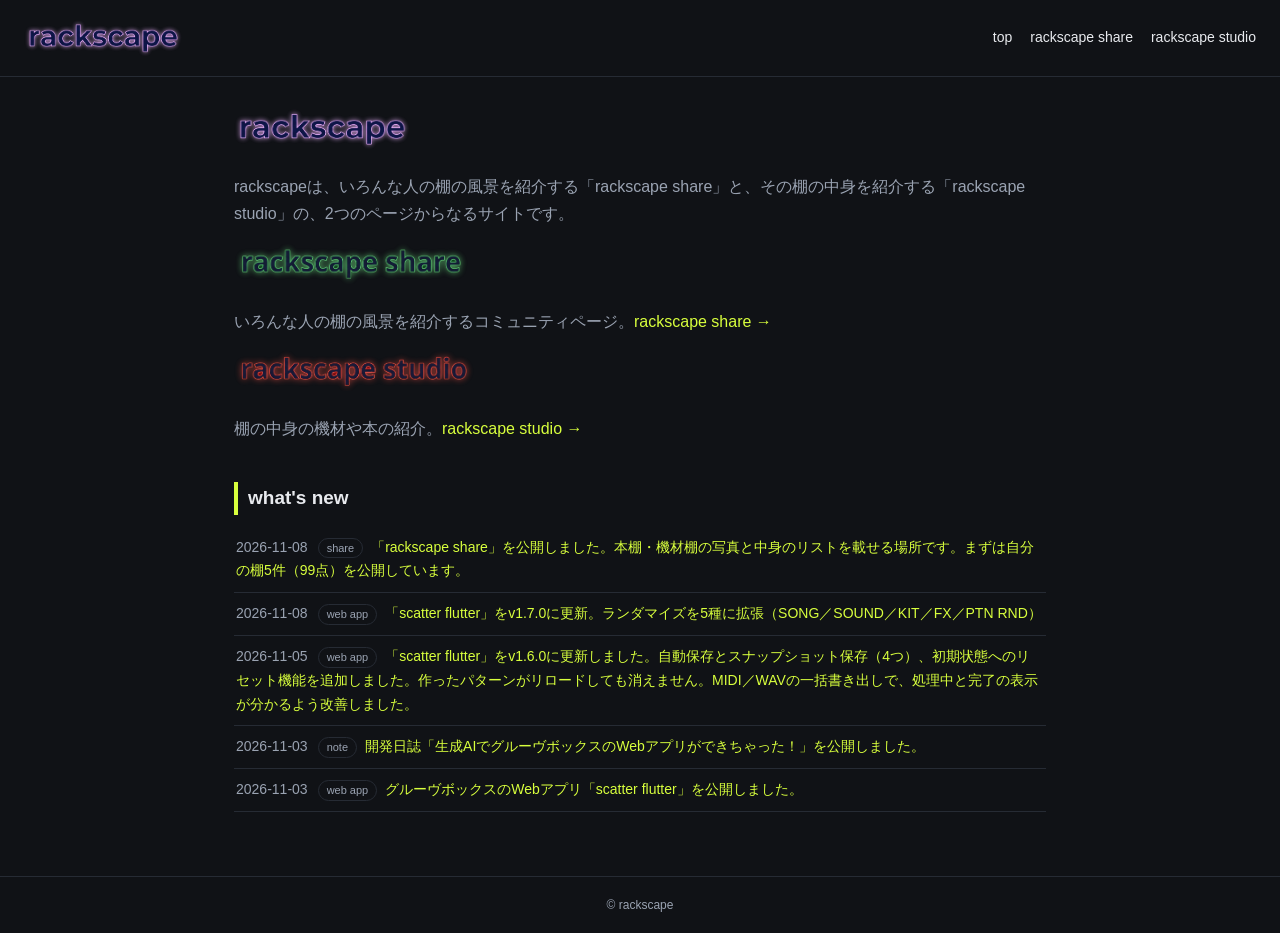
<file: index.html>
<!DOCTYPE html>
<html lang="ja">
<head>
<meta charset="UTF-8">
<meta name="viewport" content="width=device-width, initial-scale=1">
<title>rackscape</title>
<link rel="stylesheet" href="style.css">
</head>
<body>
<header>
  <img class="logo" src="assets/logo-header.png" alt="rackscape">
  <nav>
    <a href="index.html">top</a>
    <a href="share.html">rackscape share</a>
    <a href="studio.html">rackscape studio</a>
  </nav>
</header>
<main>
  <img class="logo" src="assets/logo-header.png" alt="rackscape"width="auto" height="40pt">
  <p class="lead">rackscapeは、いろんな人の棚の風景を紹介する「rackscape share」と、その棚の中身を紹介する「rackscape studio」の、2つのページからなるサイトです。</p>

  <img class="logo" src="assets/banner-share.png" alt="rackscape share"width="auto" height="40pt">
  <p class="lead">いろんな人の棚の風景を紹介するコミュニティページ。<a href="share.html">rackscape share →</a></p> 
  
  <img class="logo" src="assets/banner-studio.png" alt="rackscape studio"width="auto" height="40pt">
  <p class="lead">棚の中身の機材や本の紹介。<a href="studio.html">rackscape studio →</a></p>

  <h2>what's new</h2>
  <ul class="news" id="whats-new"></ul>
</main>
<footer>© rackscape</footer>
<script src="data.js"></script>
<script src="render.js"></script>
</body>
</html>
</file>
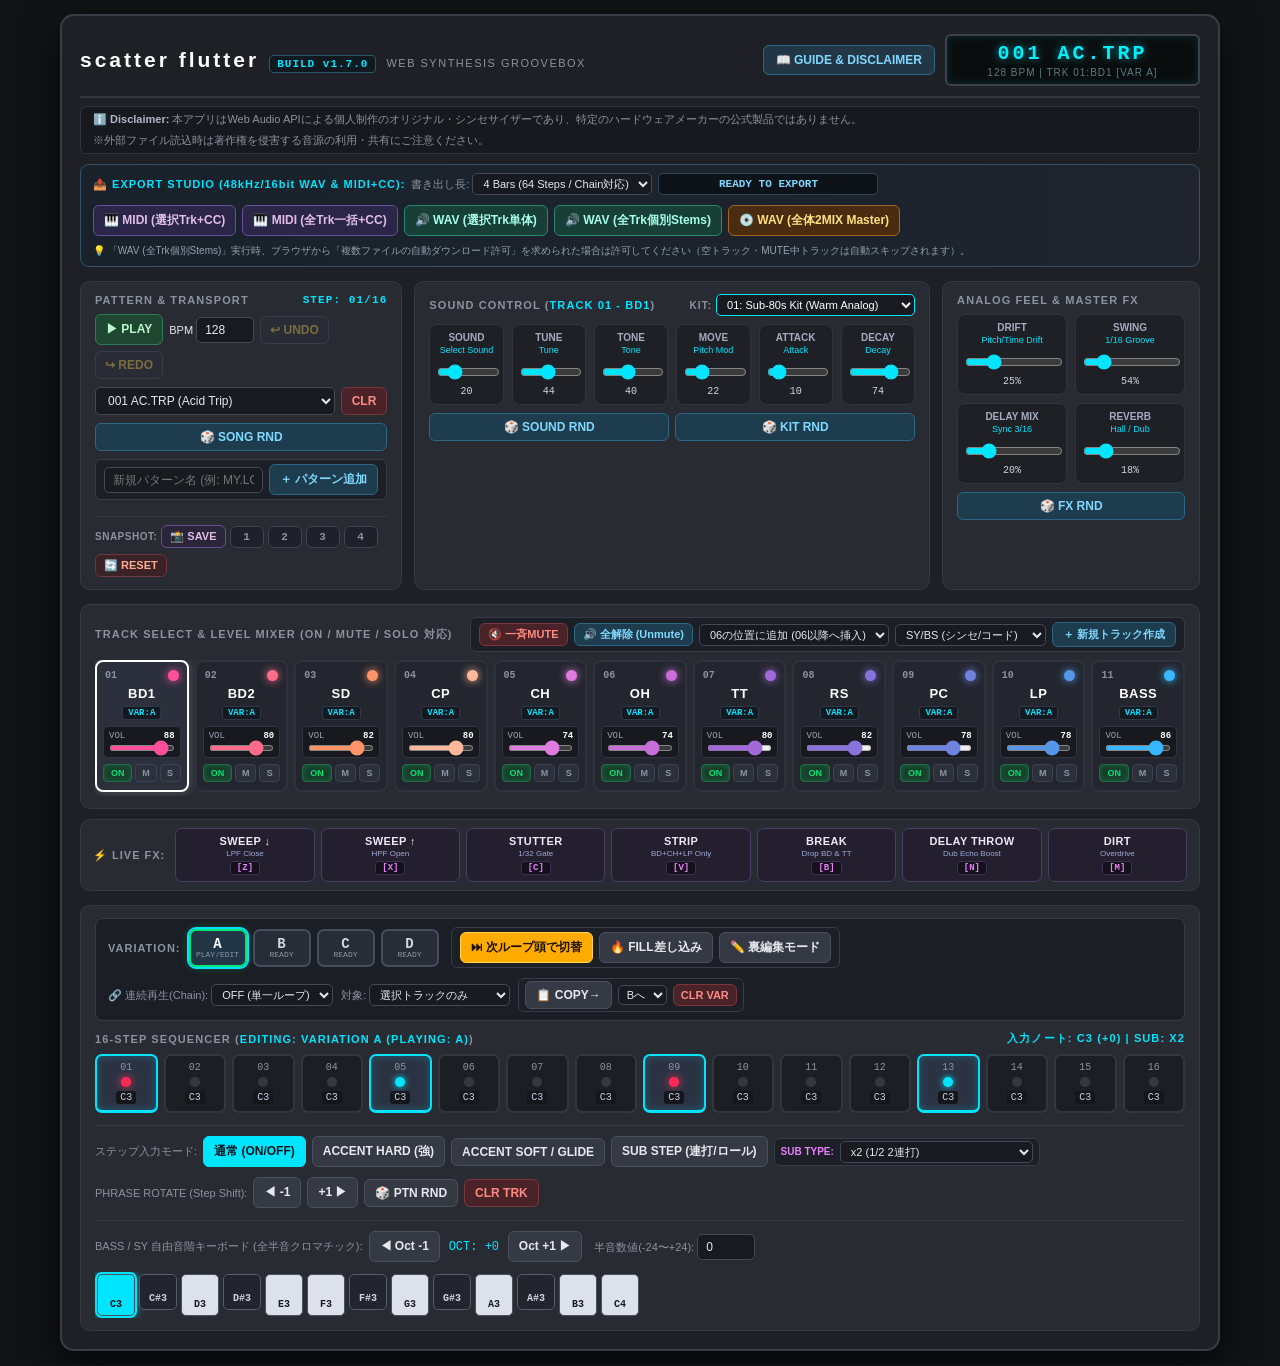
<file: app/scatter-flutter/index.html>
<!DOCTYPE html>
<html lang="ja">
<head>
<meta charset="UTF-8">
<meta name="viewport" content="width=device-width, initial-scale=1.0">
<title>scatter flutter - Web Synthesis Groovebox</title>
<style>
  :root {
    --bg-dark: #121316;
    --chassis: #1e2025;
    --panel: #282b32;
    --text: #e6e8ec;
    --text-dim: #8c92a0;
    --accent: #00e5ff;
    --led-red: #ff2a55;
    --led-green: #00e676;
    --led-amber: #ffab00;
    --led-purple: #d500f9;
  }
  * { box-sizing: border-box; user-select: none; }
  body {
    margin: 0; padding: 14px;
    background: var(--bg-dark); color: var(--text);
    font-family: 'Segoe UI', 'Hiragino Sans', 'Meiryo', sans-serif;
    display: flex; flex-direction: column; align-items: center;
  }
  .unit {
    width: 100%; max-width: 1160px;
    background: var(--chassis);
    border: 2px solid #383c47; border-radius: 14px;
    padding: 18px;
    box-shadow: 0 16px 40px rgba(0,0,0,0.7);
  }
  .header {
    display: flex; justify-content: space-between; align-items: center;
    border-bottom: 2px solid #323640; padding-bottom: 10px; margin-bottom: 8px;
    flex-wrap: wrap; gap: 12px;
  }
  .brand { display: flex; align-items: baseline; gap: 10px; flex-wrap: wrap; }
  .brand h1 {
    margin: 0; font-size: 21px; letter-spacing: 3px; font-weight: 800; color: #fff;
  }
  .ver-badge {
    font-family: 'Courier New', monospace; font-size: 11px; font-weight: 700;
    color: var(--accent); background: #101820; border: 1px solid #28566e;
    border-radius: 4px; padding: 2px 7px; cursor: pointer; letter-spacing: 1px;
    transition: 0.15s;
  }
  .ver-badge:hover { background: #182b3a; box-shadow: 0 0 8px rgba(0,229,255,0.4); }
  .brand span.sub-tag { font-size: 11px; color: var(--text-dim); letter-spacing: 1.5px; }

  .header-right { display: flex; align-items: center; gap: 10px; flex-wrap: wrap; }
  .btn-manual {
    background: #233645; color: #80d8ff; border: 1px solid #2b6785;
    padding: 7px 12px; border-radius: 6px; font-size: 12px; font-weight: 700; cursor: pointer;
  }
  .btn-manual:hover { background: #2c475c; }
  .display-box {
    background: #0a0d0e; border: 2px solid #3b424c; border-radius: 6px;
    padding: 6px 16px; min-width: 255px; text-align: center;
    box-shadow: inset 0 0 10px rgba(0,229,255,0.15);
  }
  .lcd-text {
    font-family: 'Courier New', monospace; font-size: 20px; font-weight: bold;
    color: #00f0ff; letter-spacing: 3px; text-shadow: 0 0 8px rgba(0,240,255,0.6);
  }
  .lcd-sub { font-size: 10px; color: #5c7a84; letter-spacing: 1px; margin-top: 2px; }

  /* Disclaimer Banner */
  .disclaimer-banner {
    background: #17191e; border: 1px solid #2e333d; border-radius: 6px;
    padding: 5px 12px; margin-bottom: 10px; font-size: 11px; color: #8c92a0;
    display: flex; justify-content: space-between; align-items: center; flex-wrap: wrap; gap: 6px;
  }
  .disclaimer-banner strong { color: #b0b8c8; }

  /* Export Studio Bar */
  .export-bar {
    background: linear-gradient(90deg, #19222b, #1f242d);
    border: 1px solid #335269; border-radius: 9px;
    padding: 8px 12px; margin-bottom: 14px;
    display: flex; justify-content: space-between; align-items: center;
    flex-wrap: wrap; gap: 10px;
  }
  .export-group { display: flex; gap: 6px; align-items: center; flex-wrap: wrap; }
  .btn-export-midi { background: #2b2547; border-color: #654ea3; color: #e1bee7; }
  .btn-export-midi:hover:not(:disabled) { background: #3b3263; }
  .btn-export-wav { background: #173f35; border-color: #26896d; color: #a7ffeb; }
  .btn-export-wav:hover:not(:disabled) { background: #1f5447; }
  .btn-export-master { background: #4a2c11; border-color: #a66321; color: #ffe082; font-weight: 800; }
  .btn-export-master:hover:not(:disabled) { background: #613915; }
  .export-status-pill {
    font-family: 'Courier New', monospace; font-size: 11px; font-weight: 700;
    padding: 4px 10px; border-radius: 5px; background: #0d1318;
    border: 1px solid #2b4558; color: #80d8ff; min-width: 220px; text-align: center;
  }
  .export-status-pill.busy {
    background: #332400; border-color: var(--led-amber); color: #ffe082;
    box-shadow: 0 0 10px rgba(255, 171, 0, 0.35);
  }
  .export-status-pill.done {
    background: #0b2e1c; border-color: var(--led-green); color: #b9f6ca;
    box-shadow: 0 0 10px rgba(0, 230, 118, 0.35);
  }
  .export-status-pill.error {
    background: #3b1119; border-color: var(--led-red); color: #ff8a80;
    box-shadow: 0 0 10px rgba(255, 42, 85, 0.45);
  }
  .export-note {
    width: 100%; font-size: 10px; color: #90a4ae; margin-top: -2px;
    display: flex; justify-content: space-between; align-items: center; flex-wrap: wrap; gap: 6px;
  }

  .top-row {
    display: grid; grid-template-columns: 1.25fr 2fr 1fr; gap: 12px; margin-bottom: 14px;
  }
  @media (max-width: 860px) { .top-row { grid-template-columns: 1fr; } }
  .section-box {
    background: var(--panel); border-radius: 10px; padding: 12px 14px;
    border: 1px solid #363a45;
  }
  .section-title {
    font-size: 11px; font-weight: 700; color: var(--text-dim);
    letter-spacing: 1.1px; margin-bottom: 8px; text-transform: uppercase;
    display: flex; justify-content: space-between; align-items: center;
    flex-wrap: wrap; gap: 6px;
  }
  .transport-bar { display: flex; gap: 6px; align-items: center; flex-wrap: wrap; margin-bottom: 8px; }
  button {
    background: #353944; color: var(--text); border: 1px solid #4a5060;
    border-radius: 6px; padding: 6px 10px; font-size: 12px; font-weight: 600;
    cursor: pointer; transition: 0.12s;
  }
  button:hover:not(:disabled) { background: #434857; }
  button:active:not(:disabled) { transform: translateY(1px); }
  button:disabled { opacity: 0.38; cursor: not-allowed; }
  .btn-play { background: #1e4631; border-color: #2e7d52; color: #b9f6ca; }
  .btn-play.playing { background: var(--led-green); color: #052210; box-shadow: 0 0 12px var(--led-green); }
  .btn-accent { background: #1d3c4d; border-color: #2b6785; color: #80d8ff; }
  .btn-danger { background: #4a2328; border-color: #7c353f; color: #ff8a80; }
  .btn-history { background: #2b303c; border-color: #4f586e; color: #ffd54f; padding: 6px 9px; }
  select, input[type="text"], input[type="number"] {
    background: #181a1f; color: var(--text); border: 1px solid #444957;
    border-radius: 5px; padding: 5px 8px; font-size: 12px;
  }
  .knobs-grid { display: grid; grid-template-columns: repeat(6, 1fr); gap: 8px; }
  @media (max-width: 680px) { .knobs-grid { grid-template-columns: repeat(3, 1fr); } }
  .knob-item {
    background: #1e2026; border-radius: 8px; padding: 7px 5px;
    text-align: center; border: 1px solid #30343e;
  }
  .knob-label {
    font-size: 10px; font-weight: 700; color: #a5acc0;
    white-space: nowrap; overflow: hidden; text-overflow: ellipsis;
  }
  .knob-sub {
    font-size: 9px; color: var(--accent); height: 13px; margin: 2px 0 4px 0;
    white-space: nowrap; overflow: hidden; text-overflow: ellipsis;
  }
  .knob-item input[type="range"] { width: 100%; accent-color: var(--accent); cursor: pointer; }
  .knob-val { font-size: 10px; font-family: monospace; color: #d0d4e0; margin-top: 2px; }
  .groove-grid { display: grid; grid-template-columns: repeat(2, 1fr); gap: 8px; }

  /* Tracks & Direct Volume Mixer Bar */
  .tracks-container { display: flex; gap: 6px; overflow-x: auto; padding-bottom: 4px; }
  .track-btn {
    flex: 1; min-width: 82px; padding: 8px 6px; border-radius: 8px;
    background: #23262e; border: 2px solid #2e323d;
    display: flex; flex-direction: column; align-items: center; gap: 4px;
    cursor: pointer; position: relative; transition: border-color 0.1s;
  }
  .track-btn:hover { border-color: #4b5263; }
  .track-btn.active {
    border-color: #fff;
    background: #2b303c;
    box-shadow: 0 0 12px rgba(255,255,255,0.22);
  }
  .track-top-row {
    width: 100%; display: flex; justify-content: space-between; align-items: center;
    padding: 0 2px;
  }
  .track-dot { width: 11px; height: 11px; border-radius: 50%; }
  .track-num { font-size: 10px; color: var(--text-dim); font-family: monospace; font-weight: bold; }
  .track-name { font-size: 13px; font-weight: 800; color: #fff; letter-spacing: 0.5px; margin: 1px 0; }
  .track-var-badge {
    font-size: 9px; font-family: monospace; font-weight: bold;
    color: var(--accent); background: #141820; padding: 1px 5px; border-radius: 3px;
    border: 1px solid #2e3846;
  }
  .track-vol-box {
    width: 100%; background: #17191f; border: 1px solid #303540;
    border-radius: 5px; padding: 4px 5px; margin-top: 2px;
    display: flex; flex-direction: column; gap: 2px;
  }
  .track-vol-header {
    display: flex; justify-content: space-between; align-items: center;
    font-size: 9px; font-family: monospace; color: #9aa3b5;
  }
  .track-vol-val { color: #fff; font-weight: bold; }
  .track-vol-slider {
    width: 100%; height: 6px; margin: 2px 0; cursor: ew-resize;
    accent-color: var(--accent);
  }
  .track-ms-row {
    width: 100%; display: grid; grid-template-columns: 1.4fr 1fr 1fr; gap: 3px;
    margin-top: 2px;
  }
  .track-ms-btn {
    text-align: center; font-size: 9px; font-weight: 800; padding: 3px 0;
    border-radius: 4px; background: #2c303a; color: #8c94a6;
    border: 1px solid #3c4250; cursor: pointer; transition: 0.1s;
  }
  .track-ms-btn:hover { background: #3b404e; color: #fff; }
  .track-ms-btn.on-active {
    background: #193c2b; color: var(--led-green); border-color: #266b47;
    box-shadow: inset 0 0 6px rgba(0,230,118,0.25);
  }
  .track-ms-btn.m-active {
    background: var(--led-red); color: #fff; border-color: #ff6e89;
    box-shadow: 0 0 7px var(--led-red);
  }
  .track-ms-btn.s-active {
    background: var(--led-amber); color: #161000; border-color: #ffd54f;
    box-shadow: 0 0 7px var(--led-amber);
  }

  /* LIVE FX (Momentary Performance Pads) */
  .live-fx-bar {
    background: var(--panel);
    border: 1px solid #363a45;
    border-radius: 10px;
    padding: 8px 12px;
    margin-bottom: 14px;
    display: flex;
    align-items: center;
    justify-content: space-between;
    gap: 10px;
    flex-wrap: wrap;
  }
  .live-fx-title {
    font-size: 11px;
    font-weight: 800;
    color: var(--text-dim);
    letter-spacing: 1px;
    display: flex;
    align-items: center;
    gap: 6px;
    white-space: nowrap;
  }
  .live-fx-grid {
    display: grid;
    grid-template-columns: repeat(7, 1fr);
    gap: 6px;
    flex: 1;
    min-width: 560px;
  }
  @media (max-width: 780px) {
    .live-fx-grid { grid-template-columns: repeat(4, 1fr); min-width: 100%; }
  }
  .fx-pad {
    background: #231f2e;
    border: 1.5px solid #4a3e66;
    border-radius: 7px;
    padding: 6px 4px;
    display: flex;
    flex-direction: column;
    align-items: center;
    justify-content: center;
    gap: 2px;
    cursor: pointer;
    transition: 0.06s;
    user-select: none;
    -webkit-user-select: none;
  }
  .fx-pad:hover { border-color: #7c68ab; background: #2c263b; }
  .fx-pad .fx-name { font-size: 11px; font-weight: 800; color: #ede7f6; letter-spacing: 0.4px; }
  .fx-pad .fx-desc { font-size: 8px; color: #9fa8da; }
  .fx-pad .fx-key {
    font-size: 9px; font-family: monospace; font-weight: bold;
    color: #ea80fc; background: #14101c; padding: 1px 6px;
    border-radius: 3px; border: 1px solid #3c2f54; margin-top: 1px;
  }
  .fx-pad.active {
    background: #d500f9;
    border-color: #fff;
    box-shadow: 0 0 14px rgba(213, 0, 249, 0.8);
    transform: translateY(1px);
  }
  .fx-pad.active .fx-name,
  .fx-pad.active .fx-desc { color: #fff; }
  .fx-pad.active .fx-key { background: #2a0033; color: #fff; border-color: #ff80ab; }

  /* VARIATION A / B / C / D Bar */
  .variation-bar {
    display: flex; justify-content: space-between; align-items: center;
    flex-wrap: wrap; gap: 10px;
    background: #1b1e24; border: 1px solid #353b47; border-radius: 8px;
    padding: 8px 12px; margin-bottom: 10px;
  }
  .var-btns-wrap { display: flex; gap: 8px; align-items: center; flex-wrap: wrap; }
  .var-btn {
    min-width: 58px; height: 38px; border-radius: 7px;
    background: #282c37; border: 2px solid #454c5e;
    color: #d0d6e2; font-size: 14px; font-weight: 900; font-family: monospace;
    display: flex; flex-direction: column; justify-content: center; align-items: center;
    cursor: pointer; position: relative; transition: 0.1s;
  }
  .var-btn span.var-sub {
    font-size: 8px; font-weight: normal; color: #8c96a8; margin-top: -2px;
  }
  .var-btn.playing-var {
    border-color: var(--led-green);
    box-shadow: 0 0 10px rgba(0, 230, 118, 0.35);
    color: #fff;
  }
  .var-btn.editing-var {
    background: #233645;
    outline: 2px solid var(--accent);
  }
  .var-btn.queued-var {
    animation: blinkQueue 0.45s infinite alternate;
    border-color: var(--led-amber);
  }
  .var-btn.fill-var {
    background: #4e1a29;
    border-color: var(--led-red);
    box-shadow: 0 0 12px var(--led-red);
    color: #fff;
  }
  @keyframes blinkQueue {
    from { box-shadow: 0 0 2px var(--led-amber); background: #282c37; }
    to { box-shadow: 0 0 14px var(--led-amber); background: #4a3b18; }
  }
  .var-action-btn.active {
    background: var(--led-amber); color: #1a1200; border-color: #ffd54f; font-weight: 800;
  }
  .var-fill-btn.active {
    background: var(--led-red); color: #fff; border-color: #ff8a80; box-shadow: 0 0 10px var(--led-red);
  }

  /* Sequencer Steps */
  .steps-grid { display: grid; grid-template-columns: repeat(16, 1fr); gap: 6px; margin-top: 6px; }
  @media (max-width: 760px) { .steps-grid { grid-template-columns: repeat(8, 1fr); } }
  .step-cell {
    background: #1c1e24; border: 2px solid #323641; border-radius: 7px;
    padding: 6px 3px; display: flex; flex-direction: column; align-items: center;
    gap: 4px; cursor: pointer; position: relative; transition: 0.08s;
  }
  .step-cell.beat-marker { border-bottom: 3px solid #525868; }
  .step-cell.on {
    background: #2b3343; border-color: var(--accent);
    box-shadow: inset 0 0 8px rgba(0,229,255,0.25);
  }
  .step-cell.current {
    outline: 2px solid var(--led-amber);
    box-shadow: 0 0 12px rgba(255,171,0,0.5);
  }
  .step-num { font-size: 10px; color: var(--text-dim); font-family: monospace; }
  .step-led { width: 10px; height: 10px; border-radius: 50%; background: #333842; }
  .step-cell.on .step-led { background: var(--accent); box-shadow: 0 0 6px var(--accent); }
  .step-cell.acc-hard .step-led { background: var(--led-red); box-shadow: 0 0 8px var(--led-red); }
  .step-cell.acc-soft .step-led { background: var(--led-amber); box-shadow: 0 0 8px var(--led-amber); }
  .step-badges {
    display: flex; gap: 3px; align-items: center; justify-content: center; width: 100%;
  }
  .step-note {
    font-size: 10px; color: #c5d0e6; font-family: monospace;
    background: #14161a; padding: 1px 4px; border-radius: 3px;
  }
  .step-sub-badge {
    font-size: 9px; font-weight: 800; color: #fff; font-family: monospace;
    background: #7b1fa2; padding: 1px 3px; border-radius: 3px;
    box-shadow: 0 0 5px rgba(213,0,249,0.5);
  }

  .seq-toolbar {
    display: flex; justify-content: space-between; align-items: center;
    flex-wrap: wrap; gap: 10px; margin-top: 12px; padding-top: 10px;
    border-top: 1px solid #343844;
  }
  .mode-group { display: flex; gap: 6px; align-items: center; flex-wrap: wrap; }
  .mode-btn.active { background: var(--accent); color: #05161a; border-color: var(--accent); font-weight: 800; }
  .mode-btn[data-mode="sub"].active { background: var(--led-purple); color: #fff; border-color: #ea80fc; }

  .inline-form {
    display: flex; gap: 6px; align-items: center; flex-wrap: wrap;
    background: #1c1f26; padding: 4px 8px; border-radius: 6px; border: 1px solid #363c49;
  }

  /* Chromatic Mini Keyboard */
  .keyboard-bar {
    margin-top: 12px; padding-top: 10px; border-top: 1px solid #343844;
    display: flex; justify-content: space-between; align-items: center; flex-wrap: wrap; gap: 10px;
  }
  .piano-keys {
    display: flex; gap: 4px; overflow-x: auto; padding: 2px;
  }
  .pkey {
    min-width: 38px; height: 42px; border-radius: 5px;
    display: flex; flex-direction: column; justify-content: flex-end; align-items: center;
    padding-bottom: 5px; font-size: 10px; font-weight: 700; font-family: monospace;
    cursor: pointer; transition: 0.08s; border: 1px solid #4a5060;
  }
  .pkey.white { background: #dce1eb; color: #181a20; }
  .pkey.black { background: #22252d; color: #d0d6e2; border-color: #555c6e; height: 36px; }
  .pkey.selected {
    outline: 2px solid var(--accent);
    box-shadow: 0 0 10px var(--accent);
    background: var(--accent); color: #041216;
  }

  /* Snapshot & Reset Bar */
  .snapshot-bar {
    display: flex; align-items: center; justify-content: space-between;
    gap: 6px; margin-top: 8px; padding-top: 8px; border-top: 1px solid #343844;
    flex-wrap: wrap;
  }
  .snap-group { display: flex; align-items: center; gap: 4px; flex-wrap: wrap; }
  .btn-snap-mode {
    background: #2b253a; border-color: #6a4c93; color: #e1bee7;
    padding: 4px 8px; font-size: 11px; font-weight: 800;
  }
  .btn-snap-mode.save-active {
    background: var(--led-red); color: #fff; border-color: #ff8a80;
    box-shadow: 0 0 10px var(--led-red);
  }
  .btn-snap-slot {
    min-width: 34px; padding: 4px 7px; font-size: 11px; font-family: monospace;
    font-weight: 800; background: #1e2129; border: 1px solid #3e4454; color: #8c92a0;
    position: relative;
  }
  .btn-snap-slot.has-data {
    background: #1a333d; border-color: #287a94; color: #80e5ff;
    box-shadow: inset 0 0 6px rgba(0, 229, 255, 0.2);
  }
  .btn-snap-slot.save-target:hover {
    border-color: var(--led-red); color: #ff8a80;
  }
  .btn-reset-init {
    background: #3a2226; border-color: #6e353e; color: #ffab91;
    padding: 4px 8px; font-size: 11px;
  }

  /* Custom Confirm Modal */
  .confirm-modal-box {
    background: #1d2028; border: 2px solid #4e5668; border-radius: 10px;
    width: 90%; max-width: 420px; padding: 18px 20px; color: var(--text);
    box-shadow: 0 18px 50px rgba(0,0,0,0.9);
  }
  .confirm-title {
    font-size: 14px; font-weight: 800; color: var(--led-amber);
    margin-bottom: 8px; display: flex; align-items: center; gap: 6px;
  }
  .confirm-msg {
    font-size: 12px; line-height: 1.6; color: #cfd6e3; margin-bottom: 16px;
    white-space: pre-line;
  }
  .confirm-actions {
    display: flex; justify-content: flex-end; gap: 8px;
  }

  /* Manual Modal */
  .modal-overlay {
    position: fixed; top: 0; left: 0; width: 100%; height: 100%;
    background: rgba(0, 0, 0, 0.82); z-index: 999;
    display: flex; justify-content: center; align-items: center;
    opacity: 0; pointer-events: none; transition: opacity 0.2s;
  }
  .modal-overlay.open { opacity: 1; pointer-events: auto; }
  .modal-content {
    background: #1a1d24; border: 2px solid #3f4756; border-radius: 12px;
    width: 92%; max-width: 780px; max-height: 85vh; overflow-y: auto;
    padding: 24px; color: #e2e6ee; box-shadow: 0 20px 60px rgba(0,0,0,0.9);
  }
  .modal-header {
    display: flex; justify-content: space-between; align-items: center;
    border-bottom: 1px solid #323846; padding-bottom: 12px; margin-bottom: 16px;
  }
  .modal-header h2 { margin: 0; font-size: 18px; color: var(--accent); }
  .manual-body h3 { font-size: 14px; color: #ffd54f; margin-top: 18px; margin-bottom: 6px; border-left: 3px solid #ffd54f; padding-left: 8px; }
  .manual-body p, .manual-body li { font-size: 13px; line-height: 1.65; color: #c5ccd9; }
  .manual-body ul { padding-left: 20px; margin: 6px 0; }
  .disclaimer-box {
    background: #12151a; border: 1px solid #343b48; border-radius: 8px;
    padding: 12px; margin-top: 16px; font-size: 12px; color: #9aa3b5;
  }
</style>
</head>
<body>

<!-- MANUAL MODAL -->
<div class="modal-overlay" id="manualModal">
  <div class="modal-content">
    <div class="modal-header">
      <h2>📘 scatter flutter 操作ガイド＆チュートリアル</h2>
      <button id="btnCloseManual" class="btn-danger">✕ 閉じる</button>
    </div>
    <div class="manual-body">
      <div class="disclaimer-box">
        <strong>【免責事項 / Disclaimer】</strong><br>
        本アプリケーション「scatter flutter」は、Web Audio APIを用いたリアルタイム音声合成によって構築された<strong>個人制作のオリジナルWebグルーヴボックス（非公式・独立開発アプリ）</strong>です。特定の楽器メーカーや既存のハードウェア製品の公式シミュレーター・ライセンス製品ではありません。<br>
        また、ローカル音声・動画読み込み機能をご使用の際は、第三者の著作権を侵害するファイルの違法なアップロードや配布・共有を行わないよう十分ご注意ください。
      </div>

      <h3>1. 基本の再生とサウンドキット切替</h3>
      <ul>
        <li>画面左上の <strong>▶ PLAY</strong> ボタンを押すと、内蔵された8種類のミニマル・テクノ／ハウス系プリセットパターンが再生されます。</li>
        <li><strong>KIT選択</strong>: 中央パネル「SOUND CONTROL」右上のプルダウンから、<code>Sub-80s Kit</code> / <code>Tech-90s Kit</code> / <code>Vintage PCM Kit</code> / <code>Crunch Box Kit</code> など7種類のオリジナル・サウンドキットを瞬時に切り替えられます。</li>
      </ul>
      <h3>2. ダイレクト・ボリュームミキサー ＆ ON / M (MUTE) / S (SOLO)</h3>
      <ul>
        <li>11個のトラックカード（<code>BD1</code>〜<code>BASS</code>）の中にある <strong>VOLスライダー</strong> で、選択トラックを切り替えずに直接音量バランスをミキシングできます。</li>
        <li>各カード下部の <strong>ON</strong>・<strong>M (MUTE)</strong>・<strong>S (SOLO)</strong> ボタンで、リアルタイムにパートごとの消音（M）やソロ再生（S：複数同時ソロ対応）が可能です。上部の <strong>🔇 一斉MUTE</strong> / <strong>🔊 全解除</strong> で全体の抜き差しも行えます。</li>
      </ul>
      <h3>3. ⚡ LIVE FX (Z〜Mキー / マウス押下中のみ効くライブエフェクト)</h3>
      <ul>
        <li>TRACK SELECTのすぐ下にある <strong>LIVE FX</strong> パネルは、ボタン（またはキーボードの <code>Z</code> <code>X</code> <code>C</code> <code>V</code> <code>B</code> <code>N</code> <code>M</code> キー）を押している間だけリアルタイムに効果が発動し、離すと瞬時に元の状態へ戻ります（複数同時押し対応）。</li>
        <li><strong>SWEEP ↓ [Z] / SWEEP ↑ [X]</strong>: マスターフィルターを閉じる（ローパス）／開く（ハイパス）スイープ効果。</li>
        <li><strong>STUTTER [C]</strong>: 押している間だけ1/32の高速ゲート（スタッター）をかけます。</li>
        <li><strong>STRIP [V]</strong>: キック（<code>BD1</code>/<code>BD2</code>）、クローズドハット（<code>CH</code>）、テクスチャー（<code>LP</code>）のみを残し、他のパートを一時カットします。</li>
        <li><strong>BREAK [B]</strong>: キック（<code>BD1</code>/<code>BD2</code>）とタム（<code>TT</code>）を抜いて即座にブレイクを作ります。</li>
        <li><strong>DELAY THROW [N] / DIRT [M]</strong>: 押している間だけディレイのフィードバック＆センド量、またはマスターのオーバードライブ（歪み）を強力にブーストします。</li>
      </ul>
      <h3>4. バリエーション (A / B / C / D) と FILLイン</h3>
      <ul>
        <li>各トラックに <strong>A / B / C / D</strong> の4種類の16ステップパターンを記憶できます。</li>
        <li><strong>⏭ 次ループ頭で切替</strong>: 再生中にA〜Dを押すと点滅して待機し、現在の16ステップが最後まで再生された次の1拍目でスムーズに切り替わります。</li>
        <li><strong>🔥 FILL差し込み</strong>: 有効にしてA〜D（特にDにはフィルインが初期設定されています）を押すと、即座におかず（FILL）に切り替わり、小節の終わりで元のバリエーションへ自動復帰します。</li>
      </ul>
      <h3>5. ローカル音源・動画ファイル (.wav / .mp3 / .mp4) の読み込み</h3>
      <ul>
        <li>トラック6〜10（<code>OH</code>, <code>TT</code>, <code>RS</code>, <code>PC</code>, <code>LP</code>）などを選択すると、SOUND CONTROL右上に <strong>📂 音源/動画読込 (WAV/MP3/MP4)</strong> ボタンが表示されます。お使いの端末内のオーディオや動画ファイル（音声トラックを自動抽出）をロードしてシーケンサー上で演奏できます。</li>
        <li>※<strong>ご注意</strong>: 読み込んだ音源ファイル自体は保存されません。再度開いたときは読み込み直してください。</li>
      </ul>
      <h3>6. MIDI（ノート＋全CC）＆ WAV（個別Stems / 2MIX）書き出し</h3>
      <ul>
        <li>上部の <strong>📤 EXPORT STUDIO</strong> から、制作したパターンのMIDIファイル（サブステップ展開＆全ノブCC情報付き）や、48kHz/16bitの高音質WAVファイルをワンクリックでダウンロードできます。</li>
        <li><strong>進捗・完了表示の保持</strong>: 書き出し中は右上のメインLCDおよびEXPORTバー内のステータスピルに進捗（例: <code>STEM 2/6</code> や <code>MIXING 2MIX</code>）が表示され続け、完了・エラー表示は次の操作を行うまで（最低10秒間）保持されます。</li>
        <li><strong>複数ファイルのダウンロード許可について</strong>: <code>WAV (全Trk個別Stems)</code> では有効なトラック分のWAVファイルを約650ms間隔で順番に保存します。ブラウザ側で「複数ファイルのダウンロードを許可しますか？」という確認バーが出た場合は「許可」を選択してください（ノートが1つもない空トラックやミュート中のトラックは自動スキップされ、完了時に <code>STEMS DONE! (6 FILES / 5 SKIP)</code> のように内訳が表示されます）。</li>
      </ul>
      <h3>7. 自動保存（オートセーブ）／スナップショット／初期化リセット</h3>
      <ul>
        <li><strong>自動保存（Auto-Save）</strong>: ステップ入力、音色ノブ、KIT選択、BPM、マスターノブ（DRIFT / SWING / DELAY / REVERB）、Undo/Redoなどの操作を行うたびに、ブラウザの <code>localStorage</code> へ全状態が自動保存され、次回ページを開き直した際にも前回の続きから再開できます。</li>
        <li><strong>スナップショット（SNAPSHOT 1〜4）</strong>: 左上「PATTERN &amp; TRANSPORT」内の <strong>📸 SAVE</strong> ボタンを押して点灯させた状態でスロット <code>1</code>〜<code>4</code> を押すと、気に入った状態を最大4つまで手動キープできます（通常時に <code>1</code>〜<code>4</code> を押すと即座に呼び出します）。</li>
        <li><strong>初期化（RESET）</strong>: <strong>🔄 RESET</strong> ボタンを押して確認ダイアログで実行すると、自動保存データを消去して工場出荷時のデモパターン状態へ戻します（※あなたが保存したスナップショット1〜4の作品データは消えずにそのまま残ります）。</li>
      </ul>
      <h3>8. ランダマイズ（RND）</h3>
      <ul>
        <li><strong>🎲 SONG RND</strong>（PATTERN &amp; TRANSPORT内）: 現在のパターン全体（KIT・BPM・マスターFX・全トラックの音色・全バリエーションA〜Dのフレーズ）を一括でランダム生成します（確認ダイアログあり）。</li>
        <li><strong>🎲 SOUND RND</strong>（SOUND CONTROL内・左）: 選択中トラックの音色パラメーター（SOUND〜DECAYの6項目）のみをランダム生成します。</li>
        <li><strong>🎲 KIT RND</strong>（SOUND CONTROL内・右）: 全トラックの音色パラメーター（各6項目）を一括でランダム生成します（KIT選択表示は変更されません）。</li>
        <li><strong>🎲 FX RND</strong>（ANALOG FEEL &amp; MASTER FX内）: マスターFX 4項目（DRIFT / SWING / DELAY MIX / REVERB）をランダム生成します。</li>
        <li><strong>🎲 PTN RND</strong>（PHRASE ROTATE横）: 選択中トラックの現在編集中のバリエーション（A〜Dのいずれか1つ）のフレーズのみをランダム生成します。</li>
        <li>※ 音色ランダマイズ（SONG / SOUND / KIT RND）では各トラックの <strong>Level（VOLスライダーの音量）は変更されません</strong>。また、どのRND操作も <strong>↩ UNDO で1回で元の状態に戻せます</strong>。</li>
      </ul>
    </div>
  </div>
</div>

<!-- CONFIRMATION MODAL (for Snapshot Overwrite & Factory Reset & SONG RND) -->
<div class="modal-overlay" id="confirmModal">
  <div class="confirm-modal-box">
    <div class="confirm-title" id="confirmModalTitle">⚠️ 確認</div>
    <div class="confirm-msg" id="confirmModalMsg"></div>
    <div class="confirm-actions">
      <button id="btnConfirmCancel">キャンセル</button>
      <button id="btnConfirmOk" class="btn-danger">OK (実行)</button>
    </div>
  </div>
</div>

<div class="unit">
  <!-- HEADER -->
  <div class="header">
    <div class="brand">
      <h1>scatter flutter</h1>
      <div class="ver-badge" id="verBadge" title="クリックでビルド表示を切替">BUILD v1.7.0</div>
      <span class="sub-tag">WEB SYNTHESIS GROOVEBOX</span>
    </div>
    <div class="header-right">
      <button class="btn-manual" id="btnOpenManual">📖 GUIDE & DISCLAIMER</button>
      <div class="display-box">
        <div class="lcd-text" id="lcdMain">001 AC.TRP</div>
        <div class="lcd-sub" id="lcdSub">128.0 BPM | TRK 01: BD1 [VAR A]</div>
      </div>
    </div>
  </div>

  <!-- DISCLAIMER BANNER -->
  <div class="disclaimer-banner">
    <span>ℹ️ <strong>Disclaimer:</strong> 本アプリはWeb Audio APIによる個人制作のオリジナル・シンセサイザーであり、特定のハードウェアメーカーの公式製品ではありません。</span>
    <span>※外部ファイル読込時は著作権を侵害する音源の利用・共有にご注意ください。</span>
  </div>

  <!-- EXPORT STUDIO BAR -->
  <div class="export-bar">
    <div class="export-group">
      <span style="font-size:11px; font-weight:800; color:var(--accent); letter-spacing:1px;">📤 EXPORT STUDIO (48kHz/16bit WAV & MIDI+CC):</span>
      <label style="font-size:11px; color:var(--text-dim);">
        書き出し長:
        <select id="exportBarsSelect" style="padding:3px 6px; font-size:11px;">
          <option value="1">1 Bar (16 Steps)</option>
          <option value="2">2 Bars (32 Steps / Chain対応)</option>
          <option value="4" selected>4 Bars (64 Steps / Chain対応)</option>
        </select>
      </label>
      <div id="exportStatusPill" class="export-status-pill" title="書き出しの進行状況・完了件数・エラー詳細を表示します">READY TO EXPORT</div>
    </div>
    <div class="export-group">
      <button id="btnExportTrackMidi" class="btn-export-midi" title="選択中トラックのノート・サブステップ・各ノブのCC情報を含むMIDIファイルを出力">🎹 MIDI (選択Trk+CC)</button>
      <button id="btnExportAllMidi" class="btn-export-midi" title="全トラック分のマルチトラックMIDI(SMF Format 1, ノート&全CC付き)を一括出力">🎹 MIDI (全Trk一括+CC)</button>
      <button id="btnExportTrackWav" class="btn-export-wav" title="選択中トラックのソロWAV(48kHz/16bit)を高速レンダリング出力">🔊 WAV (選択Trk単体)</button>
      <button id="btnExportAllStemsWav" class="btn-export-wav" title="有効な全トラックの個別WAVファイル(パラアウトStems)を順番に出力">🔊 WAV (全Trk個別Stems)</button>
      <button id="btnExportMasterWav" class="btn-export-master" title="全体の2MIXマスターWAV(エフェクト込み・48kHz/16bit Stereo)を出力">💿 WAV (全体2MIX Master)</button>
    </div>
    <div class="export-note">
      <span>💡 「WAV (全Trk個別Stems)」実行時、ブラウザから「複数ファイルの自動ダウンロード許可」を求められた場合は許可してください（空トラック・MUTE中トラックは自動スキップされます）。</span>
    </div>
  </div>

  <!-- TOP ROW -->
  <div class="top-row">
    <!-- PATTERN & TRANSPORT -->
    <div class="section-box">
      <div class="section-title">
        <span>PATTERN & TRANSPORT</span>
        <span id="stepCounter" style="font-family:monospace; color:var(--accent);">STEP: 01/16</span>
      </div>
      <div class="transport-bar">
        <button class="btn-play" id="btnPlay">▶ PLAY</button>
        <label style="font-size:11px;">BPM
          <input type="number" id="bpmInput" value="128" min="60" max="200" step="0.5" style="width:58px;">
        </label>
        <button class="btn-history" id="btnUndo" title="元に戻す (Ctrl+Z / Cmd+Z)" disabled>↩ UNDO</button>
        <button class="btn-history" id="btnRedo" title="やり直す (Ctrl+Y / Cmd+Shift+Z)" disabled>↪ REDO</button>
      </div>

      <div style="display:flex; flex-direction:column; gap:8px;">
        <div style="display:flex; gap:6px; align-items:center;">
          <select id="patternSelect" style="flex:1;"></select>
          <button id="btnClearPtn" class="btn-danger" title="現在のパターンを白紙にします">CLR</button>
        </div>

        <div style="display:flex; gap:6px; align-items:center;">
          <button id="btnSongRnd" class="btn-accent" style="width:100%;" title="現在のパターンを1曲丸ごとランダム生成">🎲 SONG RND</button>
        </div>

        <div class="inline-form">
          <input type="text" id="newPtnName" placeholder="新規パターン名 (例: MY.LOOP)" style="flex:1; min-width:105px;">
          <button id="btnSaveNewPtn" class="btn-accent">＋ パターン追加</button>
        </div>

        <div class="snapshot-bar">
          <div class="snap-group">
            <span style="font-size:10px; font-weight:800; color:var(--text-dim); letter-spacing:0.5px;">SNAPSHOT:</span>
            <button id="btnSnapSaveMode" class="btn-snap-mode" title="押して点灯させてからスロット1〜4をクリックすると現在の全状態を保存します">📸 SAVE</button>
            <button class="btn-snap-slot" data-slot="0" title="Slot 1: 通常クリックで呼出 / SAVE点灯時は保存">1</button>
            <button class="btn-snap-slot" data-slot="1" title="Slot 2: 通常クリックで呼出 / SAVE点灯時は保存">2</button>
            <button class="btn-snap-slot" data-slot="2" title="Slot 3: 通常クリックで呼出 / SAVE点灯時は保存">3</button>
            <button class="btn-snap-slot" data-slot="3" title="Slot 4: 通常クリックで呼出 / SAVE点灯時は保存">4</button>
          </div>
          <button id="btnFactoryReset" class="btn-reset-init" title="自動保存データを削除して工場出荷時の初期状態に戻します（スナップショット1〜4は保持されます）">🔄 RESET</button>
        </div>
      </div>
    </div>

    <!-- SOUND CONTROL & KIT SELECTOR (6 KNOBS) -->
    <div class="section-box">
      <div class="section-title">
        <span>SOUND CONTROL (<strong id="selectedTrkLabel" style="color:var(--accent);">Track 01 - BD1</strong>)</span>
        <div style="display:flex; gap:6px; align-items:center; flex-wrap:wrap;">
          <label style="font-size:10px; color:var(--text-dim);">
            KIT:
            <select id="kitSelect" style="padding:3px 6px; font-size:11px; border-color:var(--accent); color:#fff;">
              <option value="8x8">01: Sub-80s Kit (Warm Analog)</option>
              <option value="9x9">02: Tech-90s Kit (Punchy Club)</option>
              <option value="lmd">03: Vintage PCM Kit (Crisp Drum)</option>
              <option value="dxm">04: Crunch Box Kit (Retro Beat)</option>
              <option value="ragga">05: Island Rim Kit (Dancehall)</option>
              <option value="modular">06: Modular Lab Kit (FM / Glitch)</option>
              <option value="dub">07: Deep Dub Kit (Warm Chord)</option>
            </select>
          </label>
          <span id="wavUploadArea" style="display:none;">
            <label class="btn-accent" style="padding:3px 8px; border-radius:4px; cursor:pointer; font-size:11px;" title="ご自身のローカル音声/動画ファイルを読み込みます（※著作権侵害ファイルの利用にご注意ください）">
              📂 音源/動画読込 (WAV/MP3/MP4)
              <input type="file" id="wavFileInput" accept="audio/*,video/*,.wav,.mp3,.mp4,.m4a,.ogg" style="display:none;">
            </label>
          </span>
        </div>
      </div>
      <div class="knobs-grid" id="knobsContainer"></div>
      <div style="display:flex; gap:6px; margin-top:8px;">
        <button id="btnSoundRnd" class="btn-accent" style="flex:1;" title="選択中トラックの音色パラメーターをランダム生成">🎲 SOUND RND</button>
        <button id="btnKitRnd" class="btn-accent" style="flex:1;" title="全トラックの音色パラメーターをランダム生成">🎲 KIT RND</button>
      </div>
    </div>

    <!-- GROOVE & FX -->
    <div class="section-box">
      <div class="section-title"><span>ANALOG FEEL & MASTER FX</span></div>
      <div class="groove-grid">
        <div class="knob-item">
          <div class="knob-label">DRIFT</div>
          <div class="knob-sub">Pitch/Time Drift</div>
          <input type="range" id="feelKnob" min="0" max="100" value="25">
          <div class="knob-val" id="feelVal">25%</div>
        </div>
        <div class="knob-item">
          <div class="knob-label">SWING</div>
          <div class="knob-sub">1/16 Groove</div>
          <input type="range" id="swingKnob" min="50" max="75" value="54">
          <div class="knob-val" id="swingVal">54%</div>
        </div>
        <div class="knob-item">
          <div class="knob-label">DELAY MIX</div>
          <div class="knob-sub">Sync 3/16</div>
          <input type="range" id="delayKnob" min="0" max="100" value="20">
          <div class="knob-val" id="delayVal">20%</div>
        </div>
        <div class="knob-item">
          <div class="knob-label">REVERB</div>
          <div class="knob-sub">Hall / Dub</div>
          <input type="range" id="reverbKnob" min="0" max="100" value="18">
          <div class="knob-val" id="reverbVal">18%</div>
        </div>
      </div>
      <div style="display:flex; margin-top:8px;">
        <button id="btnFxRnd" class="btn-accent" style="width:100%;" title="マスターFX（DRIFT/SWING/DELAY/REVERB）をランダム生成">🎲 FX RND</button>
      </div>
    </div>
  </div>

  <!-- TRACK SELECTOR & DIRECT LEVEL MIXER BAR -->
  <div class="section-box" style="margin-bottom: 10px;">
    <div class="section-title">
      <span>TRACK SELECT & LEVEL MIXER (ON / MUTE / SOLO 対応)</span>
      <div class="inline-form">
        <button id="btnAllMute" class="btn-danger" style="padding:3px 8px; font-size:11px;" title="全トラックを一斉にMUTEします">🔇 一斉MUTE</button>
        <button id="btnAllUnmute" class="btn-accent" style="padding:3px 8px; font-size:11px;" title="全トラックのMUTE/SOLOを解除します">🔊 全解除 (Unmute)</button>
        <select id="insertPosSelect" style="padding:3px 6px; font-size:11px;">
          <option value="after05">06の位置に追加 (06以降へ挿入)</option>
          <option value="end">末尾に追加 (12以降へ追加)</option>
        </select>
        <select id="newTrackEngine" style="padding:3px 6px; font-size:11px;">
          <option value="SY">SY/BS (シンセ/コード)</option>
          <option value="BASS">BASS (アシッドベース)</option>
          <option value="BD">BD (キック)</option>
          <option value="SD">SD (スネア)</option>
          <option value="CP">CP (クラップ)</option>
          <option value="HH">HH/CY (ハイハット)</option>
          <option value="SMP">S2/S4 (サンプラー)</option>
        </select>
        <button id="btnAddTrack" class="btn-accent" style="padding:4px 10px; font-size:11px;">＋ 新規トラック作成</button>
      </div>
    </div>
    <div class="tracks-container" id="tracksBar"></div>
  </div>

  <!-- LIVE PERFORMANCE FX BAR (MOMENTARY HOLD) -->
  <div class="live-fx-bar">
    <div class="live-fx-title">
      <span>⚡ LIVE FX:</span>
    </div>
    <div class="live-fx-grid">
      <div class="fx-pad" data-fx="sweepDown" data-key="z" title="押している間だけローパスフィルターを閉じます (Key: Z)">
        <span class="fx-name">SWEEP ↓</span>
        <span class="fx-desc">LPF Close</span>
        <span class="fx-key">[Z]</span>
      </div>
      <div class="fx-pad" data-fx="sweepUp" data-key="x" title="押している間だけハイパスフィルターを開きます (Key: X)">
        <span class="fx-name">SWEEP ↑</span>
        <span class="fx-desc">HPF Open</span>
        <span class="fx-key">[X]</span>
      </div>
      <div class="fx-pad" data-fx="stutter" data-key="c" title="押している間だけ1/32でゲートをかけます (Key: C)">
        <span class="fx-name">STUTTER</span>
        <span class="fx-desc">1/32 Gate</span>
        <span class="fx-key">[C]</span>
      </div>
      <div class="fx-pad" data-fx="strip" data-key="v" title="押している間だけキック(BD1/BD2)、ハット(CH)、テクスチャー(LP)のみ残します (Key: V)">
        <span class="fx-name">STRIP</span>
        <span class="fx-desc">BD+CH+LP Only</span>
        <span class="fx-key">[V]</span>
      </div>
      <div class="fx-pad" data-fx="break" data-key="b" title="押している間だけキック(BD1/BD2)とタム(TT)を抜きます (Key: B)">
        <span class="fx-name">BREAK</span>
        <span class="fx-desc">Drop BD & TT</span>
        <span class="fx-key">[B]</span>
      </div>
      <div class="fx-pad" data-fx="delayThrow" data-key="n" title="押している間だけディレイのセンド＆フィードバックを強めます (Key: N)">
        <span class="fx-name">DELAY THROW</span>
        <span class="fx-desc">Dub Echo Boost</span>
        <span class="fx-key">[N]</span>
      </div>
      <div class="fx-pad" data-fx="dirt" data-key="m" title="押している間だけマスターのドライブ(歪み)を強めます (Key: M)">
        <span class="fx-name">DIRT</span>
        <span class="fx-desc">Overdrive</span>
        <span class="fx-key">[M]</span>
      </div>
    </div>
  </div>

  <!-- 16-STEP SEQUENCER & VARIATION A/B/C/D -->
  <div class="section-box">
    <!-- VARIATION BAR -->
    <div class="variation-bar">
      <div class="var-btns-wrap">
        <span style="font-size:11px; font-weight:800; color:var(--text-dim); letter-spacing:1px;">VARIATION:</span>
        <div id="varButtonsContainer" style="display:flex; gap:6px;"></div>

        <div class="inline-form" style="margin-left:4px;">
          <button id="btnVarQueueMode" class="var-action-btn active" title="再生中にA〜Dを押した際、現在のループが最後まで終わってから次の頭で切り替えます">⏭ 次ループ頭で切替</button>
          <button id="btnVarFillMode" class="var-fill-btn" title="即座にFILLとして差し込み、ループ終了時に元のバリエーションへ自動で戻ります">🔥 FILL差し込み</button>
          <button id="btnVarEditOnly" class="var-action-btn" title="再生中のバリエーションを変えずに、編集するバリエーション(A〜D)だけを切り替えます">✏️ 裏編集モード</button>
        </div>
      </div>

      <div class="var-btns-wrap">
        <label style="font-size:11px; color:var(--text-dim);">
          🔗 連続再生(Chain):
          <select id="varChainSelect" style="padding:3px 6px; font-size:11px;">
            <option value="off">OFF (単一ループ)</option>
            <option value="AB">A → B</option>
            <option value="ABCD">A → B → C → D</option>
          </select>
        </label>
        <label style="font-size:11px; color:var(--text-dim);">
          対象:
          <select id="varScopeSelect" style="padding:3px 6px; font-size:11px;">
            <option value="track">選択トラックのみ</option>
            <option value="all">全トラック一括 (ALL)</option>
          </select>
        </label>
        <div class="inline-form" style="padding:2px 6px;">
          <button id="btnCopyVar" title="現在編集中のバリエーションを他のスロットへコピー">📋 COPY→</button>
          <select id="copyVarTarget" style="padding:2px 4px; font-size:11px;">
            <option value="1">Bへ</option>
            <option value="2">Cへ</option>
            <option value="3">Dへ</option>
            <option value="0">Aへ</option>
          </select>
          <button id="btnClearVar" class="btn-danger" title="現在のバリエーションをクリア" style="padding:4px 7px; font-size:11px;">CLR VAR</button>
        </div>
      </div>
    </div>

    <div class="section-title">
      <span>16-STEP SEQUENCER (<span id="editingVarIndicator" style="color:var(--accent);">EDITING: VARIATION A</span>)</span>
      <span style="font-size:11px; color:var(--accent);" id="currentInputStatus">選択ノート: C3 (+0) | SUB: OFF</span>
    </div>

    <div class="steps-grid" id="stepsGrid"></div>

    <!-- MODE & SUB-STEP TOOLBAR -->
    <div class="seq-toolbar">
      <div class="mode-group">
        <span style="font-size:11px; color:var(--text-dim);">ステップ入力モード:</span>
        <button class="mode-btn active" data-mode="normal">通常 (ON/OFF)</button>
        <button class="mode-btn" data-mode="hard">ACCENT HARD (強)</button>
        <button class="mode-btn" data-mode="soft">ACCENT SOFT / GLIDE</button>
        <button class="mode-btn" data-mode="sub">SUB STEP (連打/ロール)</button>

        <div class="inline-form" style="padding:2px 6px;">
          <span style="font-size:10px; color:#ea80fc; font-weight:bold;">SUB TYPE:</span>
          <select id="subStepTypeSelect" style="padding:3px 6px; font-size:11px;">
            <option value="2">x2 (1/2 2連打)</option>
            <option value="3">x3 (1/3 3連ロール)</option>
            <option value="4">x4 (1/4 4連ロール)</option>
            <option value="5">FLM (Flam 微細2度打ち)</option>
            <option value="6">R↑ (Ratchet クレッシェンド3連)</option>
            <option value="0">OFF (サブステップ解除)</option>
          </select>
        </div>
      </div>

      <div class="mode-group">
        <span style="font-size:11px; color:var(--text-dim);">PHRASE ROTATE (Step Shift):</span>
        <button id="btnRotateLeft">◀ -1</button>
        <button id="btnRotateRight">+1 ▶</button>
        <button id="btnRandomTrack" title="選択中トラックの編集中バリエーションをランダム生成">🎲 PTN RND</button>
        <button id="btnClearTrack" class="btn-danger">CLR TRK</button>
      </div>
    </div>

    <!-- CHROMATIC KEYBOARD -->
    <div class="keyboard-bar">
      <div class="mode-group">
        <span style="font-size:11px; color:var(--text-dim);">BASS / SY 自由音階キーボード (全半音クロマチック):</span>
        <button id="btnOctDown">◀ Oct -1</button>
        <span id="octLabel" style="font-family:monospace; font-size:12px; color:var(--accent); min-width:56px; text-align:center;">OCT: 0</span>
        <button id="btnOctUp">Oct +1 ▶</button>
        <label style="font-size:11px; color:var(--text-dim); margin-left:6px;">
          半音数値(-24〜+24):
          <input type="number" id="customSemiInput" value="0" min="-24" max="24" step="1" style="width:58px;">
        </label>
      </div>
      <div class="piano-keys" id="pianoKeysContainer"></div>
    </div>
  </div>
</div>

<script>
const VAR_NAMES = ['A', 'B', 'C', 'D'];

const VERSION_LIST = [
  { badge: 'BUILD v1.7.0', lcd: 'VER 1.7.0', desc: 'APP BUILD VERSION' },
  { badge: 'SYNTH v2.0',   lcd: 'ENG 2.0.0', desc: 'WEB AUDIO ENGINE' },
  { badge: 'BANKS v1.1',   lcd: 'BNK 1.1.0', desc: 'FACTORY SOUND BANK' }
];
let currentVerIdx = 0;

const STORAGE_KEY_AUTOSAVE = 'scatter_flutter_autosave_v1';
const STORAGE_KEY_SNAPSHOTS = 'scatter_flutter_snapshots_v1';
const STORAGE_DATA_VERSION = 1;

const DEFAULT_MASTER_KNOBS = {
  feel: 25,
  swing: 54,
  delay: 20,
  reverb: 18
};

const DEFAULT_TRACK_SPECS = [
  { id: 'BD1',  name: 'BD1',  color: '#ff4f9a', type: 'BD',   knobs: ['Select Sound','Tune','Tone','Pitch Mod','Attack','Decay','Level'] },
  { id: 'BD2',  name: 'BD2',  color: '#ff6b8b', type: 'BD',   knobs: ['Select Sound','Tune','Tone','Pitch Mod','Attack','Decay','Level'] },
  { id: 'SD',   name: 'SD',   color: '#ff9468', type: 'SD',   knobs: ['Select Sound','Tune','Snappy Vol','Nudge →','Attack','Decay','Level'] },
  { id: 'CP',   name: 'CP',   color: '#ffb899', type: 'CP',   knobs: ['Select Sound','Tune','LPF / HPF','Nudge →','Attack','Decay','Level'] },
  { id: 'CH',   name: 'CH',   color: '#e07be0', type: 'HH',   knobs: ['Select Sound','Tune','LPF / HPF','Nudge →','Attack','Decay','Level'] },
  { id: 'OH',   name: 'OH',   color: '#c96dd8', type: 'OH',   knobs: ['Select Sound','Tune','LPF / HPF','Nudge →','Attack','Decay','Level'] },
  { id: 'TT',   name: 'TT',   color: '#a368d8', type: 'TT',   knobs: ['Select Sound','Tune','LPF / HPF','Decay Curve','Attack','Decay','Level'] },
  { id: 'RS',   name: 'RS',   color: '#8872db', type: 'RS',   knobs: ['Select Sound','Tune','LPF / HPF','Slope','Start Point','Length','Level'] },
  { id: 'PC',   name: 'PC',   color: '#6e82e0', type: 'PC',   knobs: ['Select Sound','Tune','LPF / HPF','Slope','Start Point','Length','Level'] },
  { id: 'LP',   name: 'LP',   color: '#5596e6', type: 'LP',   knobs: ['Select Sound','Tune','LPF / HPF','Crossfade','Start Point','Length','Level'] },
  { id: 'BASS', name: 'BASS', color: '#38b6ff', type: 'BASS', knobs: ['OSC Wave','Tune','Sub OSC Oct','Glide Time','Filter Decay','Gate Time','Level'] }
];

let tracks = JSON.parse(JSON.stringify(DEFAULT_TRACK_SPECS));

const SOUND_KITS = {
  '8x8': {
    name: 'Sub-80s Kit (Warm Analog)',
    character: { bdClick: 0.2, sdBody: 190, hhFreq: 6200, ttBase: 115, rsFreq: 1650, pcFm: 1.414, bassQ: 7 },
    params: {
      BD1:  [20, 44, 40, 22, 10, 74, 88],
      BD2:  [35, 52, 48, 28, 12, 54, 80],
      SD:   [30, 48, 68, 15, 10, 44, 82],
      CP:   [40, 50, 62, 18, 12, 48, 80],
      CH:   [30, 52, 75, 10,  5, 22, 74],
      OH:   [35, 52, 72, 12,  8, 56, 74],
      TT:   [25, 46, 55, 30,  8, 46, 80],
      RS:   [30, 54, 70, 15,  5, 24, 82],
      PC:   [40, 58, 65, 20,  5, 30, 78],
      LP:   [45, 50, 60, 20, 10, 62, 78],
      BASS: [35, 50, 68, 35, 12, 54, 86]
    }
  },
  '9x9': {
    name: 'Tech-90s Kit (Punchy Club)',
    character: { bdClick: 0.85, sdBody: 235, hhFreq: 4800, ttBase: 140, rsFreq: 1950, pcFm: 1.65, bassQ: 11 },
    params: {
      BD1:  [80, 54, 82, 65, 25, 52, 90],
      BD2:  [75, 60, 75, 55, 20, 42, 82],
      SD:   [75, 56, 86, 25, 18, 50, 85],
      CP:   [65, 54, 78, 20, 15, 52, 82],
      CH:   [75, 58, 82, 10,  8, 26, 78],
      OH:   [80, 56, 80, 12, 10, 64, 78],
      TT:   [70, 54, 72, 45, 15, 42, 82],
      RS:   [80, 60, 82, 20,  5, 22, 84],
      PC:   [70, 62, 76, 30,  8, 34, 80],
      LP:   [65, 50, 74, 25, 10, 55, 80],
      BASS: [80, 50, 85, 65, 15, 48, 88]
    }
  },
  'lmd': {
    name: 'Vintage PCM Kit (Crisp Drum)',
    character: { bdClick: 0.55, sdBody: 210, hhFreq: 5400, ttBase: 130, rsFreq: 1450, pcFm: 1.25, bassQ: 5 },
    params: {
      BD1:  [55, 48, 60, 38, 15, 42, 86],
      BD2:  [50, 54, 58, 35, 15, 38, 78],
      SD:   [60, 46, 58, 20, 14, 38, 84],
      CP:   [55, 48, 68, 22, 10, 40, 82],
      CH:   [50, 48, 64, 12,  6, 20, 75],
      OH:   [55, 48, 64, 14, 10, 48, 75],
      TT:   [60, 44, 62, 40, 12, 44, 82],
      RS:   [65, 50, 75, 15,  5, 20, 85],
      PC:   [55, 52, 60, 25,  6, 32, 80],
      LP:   [50, 50, 58, 20, 10, 52, 78],
      BASS: [25, 50, 58, 25, 10, 46, 84]
    }
  },
  'dxm': {
    name: 'Crunch Box Kit (Retro Beat)',
    character: { bdClick: 0.95, sdBody: 250, hhFreq: 4500, ttBase: 150, rsFreq: 2100, pcFm: 1.85, bassQ: 9 },
    params: {
      BD1:  [90, 42, 88, 70, 30, 40, 90],
      BD2:  [85, 48, 80, 60, 25, 36, 82],
      SD:   [88, 44, 90, 30, 22, 42, 88],
      CP:   [80, 46, 84, 25, 18, 44, 84],
      CH:   [85, 45, 76, 15,  5, 18, 76],
      OH:   [85, 45, 76, 15,  8, 44, 76],
      TT:   [80, 40, 75, 50, 18, 38, 84],
      RS:   [85, 56, 86, 20,  5, 18, 86],
      PC:   [75, 48, 78, 35,  8, 28, 80],
      LP:   [70, 50, 70, 25, 10, 50, 80],
      BASS: [90, 50, 82, 55, 15, 44, 88]
    }
  },
  'ragga': {
    name: 'Island Rim Kit (Dancehall)',
    character: { bdClick: 0.4, sdBody: 280, hhFreq: 6800, ttBase: 165, rsFreq: 2350, pcFm: 2.1, bassQ: 4 },
    params: {
      BD1:  [40, 40, 52, 45, 12, 68, 92],
      BD2:  [45, 58, 65, 50, 15, 35, 82],
      SD:   [85, 66, 75, 30, 15, 32, 86],
      CP:   [70, 60, 75, 25, 12, 36, 82],
      CH:   [60, 64, 88, 10,  4, 15, 74],
      OH:   [65, 62, 85, 12,  6, 38, 74],
      TT:   [75, 62, 78, 60, 15, 34, 84],
      RS:   [90, 68, 90, 25,  4, 16, 88],
      PC:   [85, 66, 82, 40,  5, 25, 84],
      LP:   [55, 50, 65, 20, 10, 58, 80],
      BASS: [20, 38, 42, 20,  8, 68, 90]
    }
  },
  'modular': {
    name: 'Modular Lab Kit (FM / Glitch)',
    character: { bdClick: 0.7, sdBody: 310, hhFreq: 7500, ttBase: 190, rsFreq: 2600, pcFm: 2.73, bassQ: 14 },
    params: {
      BD1:  [65, 58, 90, 80, 20, 46, 88],
      BD2:  [70, 66, 85, 75, 18, 36, 80],
      SD:   [90, 68, 92, 35, 10, 34, 82],
      CP:   [85, 64, 88, 30, 10, 36, 80],
      CH:   [90, 72, 95,  5,  2, 14, 75],
      OH:   [90, 70, 92,  8,  5, 36, 75],
      TT:   [88, 66, 88, 70, 10, 32, 84],
      RS:   [95, 74, 92, 30,  2, 15, 84],
      PC:   [92, 72, 90, 65,  4, 26, 84],
      LP:   [80, 54, 82, 40,  8, 48, 80],
      BASS: [75, 50, 92, 85, 10, 42, 86]
    }
  },
  'dub': {
    name: 'Deep Dub Kit (Warm Chord)',
    character: { bdClick: 0.15, sdBody: 175, hhFreq: 5200, ttBase: 105, rsFreq: 1400, pcFm: 1.33, bassQ: 5 },
    params: {
      BD1:  [15, 38, 30, 18,  8, 78, 90],
      BD2:  [20, 44, 35, 20, 10, 60, 80],
      SD:   [25, 42, 45, 15, 12, 48, 78],
      CP:   [30, 44, 48, 15, 14, 52, 76],
      CH:   [35, 46, 55, 10,  6, 24, 70],
      OH:   [40, 46, 55, 12, 10, 58, 72],
      TT:   [30, 42, 45, 25, 10, 52, 80],
      RS:   [45, 46, 58, 15,  6, 28, 80],
      PC:   [35, 44, 50, 20,  8, 36, 76],
      LP:   [40, 50, 46, 30, 15, 74, 86],
      BASS: [30, 38, 48, 25, 15, 66, 88]
    }
  }
};

let currentKitId = '8x8';

// --- LIVE FX State ---
const liveFxState = {
  sweepDown: false,
  sweepUp: false,
  stutter: false,
  strip: false,
  break: false,
  delayThrow: false,
  dirt: false
};

function createEmptySteps() {
  return Array.from({ length: 16 }, () => ({ on: false, acc: 0, note: 0, sub: 0 }));
}

function createEmptyTrackState(specId = 'BD1') {
  const kitParams = SOUND_KITS[currentKitId]?.params[specId] || [50, 50, 60, 25, 10, 48, 82];
  return {
    muted: false,
    solo: false,
    params: [...kitParams],
    activeVar: 0,
    editVar: 0,
    queuedVar: null,
    fillActive: false,
    preFillVar: 0,
    chainMode: 'off',
    variations: [
      createEmptySteps(),
      createEmptySteps(),
      createEmptySteps(),
      createEmptySteps()
    ]
  };
}

function buildPresetPatterns() {
  const presets = [
    { name: '001 AC.TRP (Acid Trip)', bpm: 130, genre: 'acid' },
    { name: '002 K.PULSE (Kinetic Pulse)', bpm: 127, genre: 'minimal' },
    { name: '003 DB.CHRD (Dub Chord)', bpm: 124, genre: 'dub' },
    { name: '004 M.GROOV (Micro Groove)', bpm: 125, genre: 'house' },
    { name: '005 FLW.MOD (Flow Mod)', bpm: 128, genre: 'flow' },
    { name: '006 SFT.TEK (Soft Tek)', bpm: 126, genre: 'softic' },
    { name: '007 SCL.SUB (Scale Sub)', bpm: 129, genre: 'social' },
    { name: '008 VLT.134 (Vault 134)', bpm: 134, genre: 'tresor' }
  ];

  return presets.map((p) => {
    const tStates = tracks.map(spec => createEmptyTrackState(spec.id));
    const setVarSteps = (tIdx, vIdx, indices, accIdx = [], notes = {}, subs = {}) => {
      if (!tStates[tIdx]) return;
      const targetSteps = tStates[tIdx].variations[vIdx];
      indices.forEach(i => {
        targetSteps[i].on = true;
        if (accIdx.includes(i)) targetSteps[i].acc = 2;
        if (notes[i] !== undefined) targetSteps[i].note = notes[i];
        if (subs[i] !== undefined) targetSteps[i].sub = subs[i];
      });
    };

    const setStepsA = (tIdx, indices, accIdx = [], notes = {}, subs = {}) => {
      setVarSteps(tIdx, 0, indices, accIdx, notes, subs);
    };

    setStepsA(0, [0, 4, 8, 12], [0, 8]);
    if (p.genre === 'acid') {
      setStepsA(1, [11, 14], [], {}, {14: 2});
      setStepsA(3, [4, 12]);
      setStepsA(4, [2, 6, 10, 14], [], {}, {14: 3});
      setStepsA(5, [2, 10]);
      setStepsA(7, [3, 11]);
      setStepsA(10, [0, 2, 3, 6, 7, 10, 12, 14, 15], [0, 6, 12], {0:0, 2:12, 3:10, 6:3, 7:1, 10:7, 12:0, 14:12, 15:6});
    } else if (p.genre === 'minimal') {
      setStepsA(1, [3, 15], [], {}, {15: 5});
      setStepsA(2, [4, 12]);
      setStepsA(4, [0, 2, 4, 6, 8, 10, 12, 14], [2, 10], {}, {6: 2, 14: 3});
      setStepsA(5, [2, 6, 10, 14]);
      setStepsA(6, [1, 7, 13], [7], {1:7, 7:3, 13:0});
      setStepsA(7, [2, 11]);
      setStepsA(8, [5, 14]);
      setStepsA(10, [2, 6, 10, 14], [2], {2:0, 6:-1, 10:3, 14:2});
    } else if (p.genre === 'dub') {
      setStepsA(3, [4, 12]);
      setStepsA(4, [2, 6, 10, 14], [], {}, {10: 2});
      setStepsA(5, [2, 10]);
      setStepsA(7, [3, 7, 15]);
      setStepsA(9, [0, 6, 11], [0, 6], {0:0, 6:3, 11:7});
      setStepsA(10, [0, 3, 7, 10, 14], [], {0:0, 3:0, 7:-2, 10:3, 14:0});
    } else if (p.genre === 'house') {
      setStepsA(2, [4, 12, 15], [], {}, {15: 2});
      setStepsA(3, [4, 12]);
      setStepsA(4, [1, 3, 5, 7, 9, 11, 13, 15]);
      setStepsA(5, [2, 6, 10, 14], [2, 6, 10, 14]);
      setStepsA(6, [3, 11], [], {3:5, 11:0});
      setStepsA(8, [2, 9, 14]);
      setStepsA(10, [0, 2, 5, 7, 10, 12, 14], [2, 10], {0:0, 2:3, 5:5, 7:7, 10:10, 12:7, 14:12});
    } else if (p.genre === 'flow') {
      setStepsA(1, [2, 6, 10, 14]);
      setStepsA(4, [0, 1, 2, 4, 6, 8, 10, 12, 14], [], {}, {2: 3});
      setStepsA(5, [2, 10]);
      setStepsA(6, [3, 9, 15], [3], {3:5, 9:7, 15:12});
      setStepsA(7, [4, 12]);
      setStepsA(8, [1, 7, 13]);
      setStepsA(10, [1, 4, 7, 11, 13, 15], [1, 11], {1:0, 4:7, 7:12, 11:3, 13:5, 15:10});
    } else if (p.genre === 'softic') {
      setStepsA(1, [7, 15], [], {}, {15: 2});
      setStepsA(2, [4, 12]);
      setStepsA(4, [2, 6, 10, 14], [], {}, {14: 6});
      setStepsA(5, [2, 6, 10, 14]);
      setStepsA(6, [2, 8, 13], [2, 13], {2:3, 8:7, 13:10});
      setStepsA(7, [5, 11]);
      setStepsA(8, [3, 15]);
      setStepsA(9, [0, 11], [0], {0:0, 11:5});
      setStepsA(10, [0, 3, 6, 8, 11, 14], [0, 6], {0:0, 3:7, 6:3, 8:0, 11:5, 14:2});
    } else if (p.genre === 'social') {
      setStepsA(1, [6, 14]);
      setStepsA(3, [4, 12]);
      setStepsA(4, [0, 2, 4, 6, 8, 10, 12, 14], [], {}, {12: 4});
      setStepsA(5, [2, 6, 10, 14]);
      setStepsA(7, [1, 9, 15]);
      setStepsA(10, [0, 2, 4, 6, 8, 10, 12, 14], [0, 4, 8, 12], {0:0, 2:12, 4:0, 6:10, 8:0, 10:7, 12:0, 14:3});
    } else {
      setStepsA(1, [2, 6, 10, 14], [2, 10]);
      setStepsA(2, [4, 12], [4, 12], {}, {12: 5});
      setStepsA(4, [0, 1, 2, 3, 4, 5, 6, 7, 8, 9, 10, 11, 12, 13, 14, 15], [], {}, {3: 2, 11: 3, 15: 4});
      setStepsA(5, [2, 6, 10, 14], [2, 6, 10, 14]);
      setStepsA(6, [0, 3, 6, 9, 12, 15], [0, 6, 12], {0:2, 3:3, 6:2, 9:7, 12:2, 15:10});
      setStepsA(8, [2, 5, 10, 13]);
      setStepsA(10, [1, 2, 3, 5, 6, 7, 9, 10, 11, 13, 14, 15], [2, 6, 10, 14], {1:0, 2:0, 3:12, 5:0, 6:0, 7:10, 9:0, 10:0, 11:7, 13:0, 14:3, 15:2});
    }

    tStates.forEach((st, tIdx) => {
      st.variations[1] = JSON.parse(JSON.stringify(st.variations[0]));
      st.variations[2] = JSON.parse(JSON.stringify(st.variations[0]));
      st.variations[2].push(st.variations[2].shift());
      st.variations[3] = JSON.parse(JSON.stringify(st.variations[0]));
      if (tIdx === 0) {
        [12, 13, 14, 15].forEach(s => { st.variations[3][s].on = true; st.variations[3][s].acc = 2; });
        st.variations[1][14].on = true;
      } else if (tIdx === 2 || tIdx === 3) {
        [8, 10, 11, 12, 13, 14, 15].forEach(s => {
          st.variations[3][s].on = true;
          if (s >= 14) st.variations[3][s].sub = 2;
        });
      } else if (tIdx === 10) {
        st.variations[1].forEach((s, idx) => { if (s.on && idx % 2 === 0) s.note = (s.note || 0) + 7; });
        [0,2,4,6,8,10,12,13,14,15].forEach((s, i) => {
          st.variations[3][s].on = true;
          st.variations[3][s].note = [0, 3, 7, 10, 12, 15, 12, 10, 7, 12][i];
          if (s === 15) st.variations[3][s].sub = 3;
        });
      }
    });

    return { name: p.name, bpm: p.bpm, trackStates: tStates };
  });
}

let patterns = buildPresetPatterns();
let currentPtnIdx = 0;
let selectedTrackIdx = 0;
let stepEditMode = 'normal';
let varClickMode = 'queue';
let currentOctave = 0;
let selectedSemitone = 0;

function getEditingSteps(st) { return st.variations[st.editVar]; }
function getPlayingSteps(st) { return st.variations[st.activeVar]; }

function getVarIndexForBar(st, barIndex) {
  if (st.chainMode === 'AB') return barIndex % 2;
  if (st.chainMode === 'ABCD') return barIndex % 4;
  return st.activeVar;
}

function isTrackAudible(ptn, trkIdx, applyLiveFx = true) {
  const st = ptn.trackStates[trkIdx];
  const spec = tracks[trkIdx];
  if (!st || !spec) return false;

  if (applyLiveFx) {
    if (liveFxState.strip) {
      const keepStrip = (spec.type === 'BD' || spec.id === 'CH' || spec.type === 'LP' || spec.id === 'LP');
      if (!keepStrip) return false;
    }
    if (liveFxState.break) {
      const dropBreak = (spec.type === 'BD' || spec.type === 'TT' || spec.id === 'TT');
      if (dropBreak) return false;
    }
  }

  const anySolo = ptn.trackStates.some(t => t.solo);
  if (anySolo) return Boolean(st.solo);
  return !st.muted;
}

// --- UNDO / REDO 履歴管理 ---
const undoStack = [];
const redoStack = [];
const MAX_HISTORY = 50;

function getSanitizedTracksForStorage() {
  const defaultMap = {};
  DEFAULT_TRACK_SPECS.forEach(s => { defaultMap[s.id] = s.name; });
  return tracks.map((t, idx) => {
    const copy = JSON.parse(JSON.stringify(t));
    if (customSamples[idx] || (defaultMap[copy.id] && copy.name !== defaultMap[copy.id])) {
      if (defaultMap[copy.id]) {
        copy.name = defaultMap[copy.id];
      } else {
        copy.name = `${copy.type || 'TRK'}+`;
      }
    }
    return copy;
  });
}

function getMasterKnobValues() {
  return {
    feel: Number(document.getElementById('feelKnob')?.value ?? DEFAULT_MASTER_KNOBS.feel),
    swing: Number(document.getElementById('swingKnob')?.value ?? DEFAULT_MASTER_KNOBS.swing),
    delay: Number(document.getElementById('delayKnob')?.value ?? DEFAULT_MASTER_KNOBS.delay),
    reverb: Number(document.getElementById('reverbKnob')?.value ?? DEFAULT_MASTER_KNOBS.reverb)
  };
}

function applyMasterKnobValues(masterObj) {
  const m = masterObj || DEFAULT_MASTER_KNOBS;
  const clamp = (val, min, max, fallback) => {
    const n = Number(val);
    return Number.isFinite(n) ? Math.max(min, Math.min(max, n)) : fallback;
  };
  const feel = clamp(m.feel, 0, 100, DEFAULT_MASTER_KNOBS.feel);
  const swing = clamp(m.swing, 50, 75, DEFAULT_MASTER_KNOBS.swing);
  const delay = clamp(m.delay, 0, 100, DEFAULT_MASTER_KNOBS.delay);
  const reverb = clamp(m.reverb, 0, 100, DEFAULT_MASTER_KNOBS.reverb);

  const feelEl = document.getElementById('feelKnob');
  const swingEl = document.getElementById('swingKnob');
  const delayEl = document.getElementById('delayKnob');
  const reverbEl = document.getElementById('reverbKnob');

  if (feelEl) feelEl.value = feel;
  if (swingEl) swingEl.value = swing;
  if (delayEl) delayEl.value = delay;
  if (reverbEl) reverbEl.value = reverb;

  const feelValEl = document.getElementById('feelVal');
  const swingValEl = document.getElementById('swingVal');
  const delayValEl = document.getElementById('delayVal');
  const reverbValEl = document.getElementById('reverbVal');

  if (feelValEl) feelValEl.textContent = `${feel}%`;
  if (swingValEl) swingValEl.textContent = `${swing}%`;
  if (delayValEl) delayValEl.textContent = `${delay}%`;
  if (reverbValEl) reverbValEl.textContent = `${reverb}%`;

  if (delayMixGain && !liveFxState.delayThrow) {
    delayMixGain.gain.value = (delay / 100) * 0.6;
  }
  if (reverbMixGain) {
    reverbMixGain.gain.value = (reverb / 100) * 0.6;
  }
}

// --- ランダマイズ共通補助関数 ---
function randInt(min, max) {
  return Math.floor(Math.random() * (max - min + 1)) + min;
}

function randomizeSoundParams(st) {
  if (!st || !Array.isArray(st.params)) return;
  st.params[0] = randInt(0, 100);
  st.params[1] = randInt(32, 68);
  st.params[2] = randInt(15, 95);
  st.params[3] = randInt(0, 90);
  st.params[4] = randInt(0, 60);
  st.params[5] = randInt(18, 92);
  // st.params[6] (Level) は変更しない
}

function randomizeMasterFxValues() {
  return {
    feel: randInt(0, 80),
    swing: randInt(50, 70),
    delay: randInt(0, 65),
    reverb: randInt(0, 65)
  };
}

function fillRandomSteps(spec, steps) {
  if (!Array.isArray(steps)) return;
  const subChoices = [0, 0, 0, 2, 3, 5, 6];
  const bassScale = [0, 0, 0, -2, 3, 5, 7, 10, 12];
  const type = spec ? spec.type : '';
  const id = spec ? spec.id : '';

  steps.forEach((s, idx) => {
    s.on = false;
    s.acc = 0;
    s.note = 0;
    s.sub = 0;

    let prob = 0;
    let noteMode = 'zero';

    if (id === 'BD1') {
      prob = (idx % 4 === 0) ? 0.9 : 0.07;
      noteMode = 'zero';
    } else if (type === 'BD') {
      prob = (idx % 4 === 0) ? 0.35 : 0.08;
      noteMode = 'zero';
    } else if (type === 'SD') {
      prob = (idx === 4 || idx === 12) ? 0.95 : (idx === 14 ? 0.2 : 0.06);
      noteMode = 'zero';
    } else if (type === 'CP') {
      prob = (idx === 4 || idx === 12) ? 0.85 : 0.04;
      noteMode = 'zero';
    } else if (type === 'HH' && id === 'CH') {
      prob = (idx % 2 === 0) ? 0.7 : 0.35;
      noteMode = 'zero';
    } else if (type === 'OH' || (type === 'HH' && id !== 'CH')) {
      prob = (idx === 2 || idx === 6 || idx === 10 || idx === 14) ? 0.85 : 0.08;
      noteMode = 'zero';
    } else if (['TT', 'RS', 'PC', 'LP'].includes(type)) {
      prob = (idx % 4 === 0) ? 0.3 : 0.22;
      noteMode = 'perc';
    } else if (type === 'BASS') {
      prob = 0.5;
      noteMode = 'bass';
    } else if (['SY', 'SMP'].includes(type)) {
      prob = 0.4;
      noteMode = 'scale';
    } else if (spec && spec.type) {
      prob = 0.4;
      noteMode = 'scale';
    } else {
      prob = (idx % 4 === 0) ? 0.65 : 0.32;
      noteMode = 'fallback';
    }

    if (Math.random() < prob) {
      s.on = true;
      s.acc = Math.random() < 0.25 ? 2 : 0;
      s.sub = Math.random() < 0.22 ? subChoices[randInt(0, subChoices.length - 1)] : 0;

      if (noteMode === 'zero') {
        s.note = 0;
      } else if (noteMode === 'perc') {
        s.note = randInt(-4, 7);
      } else if (noteMode === 'bass') {
        s.note = (idx % 4 === 0 && Math.random() < 0.7) ? 0 : bassScale[randInt(0, bassScale.length - 1)];
      } else if (noteMode === 'scale') {
        s.note = bassScale[randInt(0, bassScale.length - 1)];
      } else {
        s.note = randInt(-4, 12);
      }
    }
  });
}

function createExtendedStateObject(sanitizeSampleNames = false) {
  return {
    tracks: sanitizeSampleNames ? getSanitizedTracksForStorage() : JSON.parse(JSON.stringify(tracks)),
    patterns: JSON.parse(JSON.stringify(patterns)),
    currentPtnIdx,
    selectedTrackIdx,
    currentKitId,
    bpm: Number(document.getElementById('bpmInput')?.value) || 128,
    masterKnobs: getMasterKnobValues()
  };
}

function createStateSnapshot() {
  return JSON.stringify(createExtendedStateObject(false));
}

function isValidStateObject(data) {
  if (!data || typeof data !== 'object') return false;
  if (!Array.isArray(data.tracks) || data.tracks.length === 0) return false;
  if (!Array.isArray(data.patterns) || data.patterns.length === 0) return false;
  if (typeof data.currentPtnIdx !== 'number' || typeof data.selectedTrackIdx !== 'number') return false;
  for (let i = 0; i < data.tracks.length; i++) {
    const t = data.tracks[i];
    if (!t || typeof t.id !== 'string' || typeof t.name !== 'string' || !Array.isArray(t.knobs)) return false;
  }
  for (let p = 0; p < data.patterns.length; p++) {
    const pt = data.patterns[p];
    if (!pt || typeof pt.name !== 'string' || !Array.isArray(pt.trackStates)) return false;
    if (pt.trackStates.length !== data.tracks.length) return false;
    for (let ti = 0; ti < pt.trackStates.length; ti++) {
      const ts = pt.trackStates[ti];
      if (!ts || !Array.isArray(ts.params) || ts.params.length < 7 || !Array.isArray(ts.variations) || ts.variations.length !== 4) {
        return false;
      }
      for (let vi = 0; vi < 4; vi++) {
        if (!Array.isArray(ts.variations[vi]) || ts.variations[vi].length !== 16) return false;
      }
    }
  }
  return true;
}

function sanitizeTrackNamesAgainstDefaults(trackList) {
  const defaultMap = {};
  DEFAULT_TRACK_SPECS.forEach(s => { defaultMap[s.id] = s.name; });
  trackList.forEach((t, idx) => {
    if (!customSamples[idx]) {
      if (defaultMap[t.id]) {
        t.name = defaultMap[t.id];
      } else if (t.type) {
        t.name = `${t.type}+`;
      }
    }
  });
}

let autoSaveTimerId = null;

function saveAutoSaveNow() {
  if (autoSaveTimerId) {
    clearTimeout(autoSaveTimerId);
    autoSaveTimerId = null;
  }
  try {
    const payload = {
      version: STORAGE_DATA_VERSION,
      savedAt: new Date().toISOString(),
      state: createExtendedStateObject(true)
    };
    localStorage.setItem(STORAGE_KEY_AUTOSAVE, JSON.stringify(payload));
  } catch (err) {
    console.error('Auto-save failed:', err);
    showTempLCD('SAVE ERROR');
  }
}

function scheduleAutoSave(delayMs = 600) {
  if (autoSaveTimerId) clearTimeout(autoSaveTimerId);
  autoSaveTimerId = setTimeout(() => {
    saveAutoSaveNow();
  }, delayMs);
}

function saveHistoryState() {
  undoStack.push(createStateSnapshot());
  if (undoStack.length > MAX_HISTORY) undoStack.shift();
  redoStack.length = 0;
  updateHistoryButtons();
  scheduleAutoSave(600);
}

function applyStateObject(data, sanitizeSampleNames = false) {
  tracks = JSON.parse(JSON.stringify(data.tracks));
  if (sanitizeSampleNames) {
    sanitizeTrackNamesAgainstDefaults(tracks);
  }
  patterns = JSON.parse(JSON.stringify(data.patterns));
  currentPtnIdx = Math.max(0, Math.min(data.currentPtnIdx, patterns.length - 1));
  selectedTrackIdx = Math.max(0, Math.min(data.selectedTrackIdx, tracks.length - 1));
  if (data.currentKitId && SOUND_KITS[data.currentKitId]) {
    currentKitId = data.currentKitId;
  } else {
    currentKitId = '8x8';
  }
  const kitSel = document.getElementById('kitSelect');
  if (kitSel) kitSel.value = currentKitId;

  const safeBpm = Number.isFinite(Number(data.bpm)) ? Math.max(60, Math.min(200, Number(data.bpm))) : 128;
  const bpmEl = document.getElementById('bpmInput');
  if (bpmEl) bpmEl.value = safeBpm;

  applyMasterKnobValues(data.masterKnobs || DEFAULT_MASTER_KNOBS);
}

function applySnapshot(snapshotStr, statusLabel) {
  try {
    const data = JSON.parse(snapshotStr);
    if (!isValidStateObject(data)) throw new Error('Invalid state');
    applyStateObject(data, false);

    renderPatternSelect();
    renderTracksBar();
    renderVariationBar();
    renderKnobs();
    renderSteps();
    updateLCD();
    updateHistoryButtons();

    if (statusLabel) showTempLCD(statusLabel);
    scheduleAutoSave(400);
  } catch (err) {
    console.error('applySnapshot error:', err);
    showTempLCD('LOAD ERROR');
  }
}

function tryRestoreAutoSaveOnBoot() {
  try {
    const raw = localStorage.getItem(STORAGE_KEY_AUTOSAVE);
    if (!raw) return false;
    const parsed = JSON.parse(raw);
    if (!parsed || parsed.version !== STORAGE_DATA_VERSION || !isValidStateObject(parsed.state)) {
      console.warn('Invalid or outdated autosave data found; discarding and booting factory defaults.');
      localStorage.removeItem(STORAGE_KEY_AUTOSAVE);
      return false;
    }
    applyStateObject(parsed.state, true);
    return true;
  } catch (err) {
    console.warn('Failed to restore autosave; booting factory defaults:', err);
    try { localStorage.removeItem(STORAGE_KEY_AUTOSAVE); } catch (_) {}
    return false;
  }
}

// --- スナップショット（4スロット）& 初期化リセット管理 ---
let snapSaveMode = false;
let confirmCallback = null;

function askUserConfirm(title, message, onConfirm) {
  confirmCallback = onConfirm;
  document.getElementById('confirmModalTitle').textContent = title;
  document.getElementById('confirmModalMsg').textContent = message;
  document.getElementById('confirmModal').classList.add('open');
}

function closeUserConfirm() {
  document.getElementById('confirmModal').classList.remove('open');
  confirmCallback = null;
}

document.getElementById('btnConfirmCancel').addEventListener('click', closeUserConfirm);
document.getElementById('btnConfirmOk').addEventListener('click', () => {
  const cb = confirmCallback;
  closeUserConfirm();
  if (typeof cb === 'function') cb();
});
document.getElementById('confirmModal').addEventListener('click', (e) => {
  if (e.target.id === 'confirmModal') closeUserConfirm();
});

function loadSnapshotsFromStorage() {
  try {
    const raw = localStorage.getItem(STORAGE_KEY_SNAPSHOTS);
    if (!raw) return [null, null, null, null];
    const parsed = JSON.parse(raw);
    if (!parsed || parsed.version !== STORAGE_DATA_VERSION || !Array.isArray(parsed.slots) || parsed.slots.length !== 4) {
      return [null, null, null, null];
    }
    return parsed.slots.map(slot => {
      if (!slot || slot.version !== STORAGE_DATA_VERSION || !isValidStateObject(slot.state)) return null;
      return slot;
    });
  } catch (err) {
    console.warn('Failed to read snapshots from localStorage:', err);
    return [null, null, null, null];
  }
}

function saveSnapshotsToStorage(slotsArray) {
  try {
    const payload = {
      version: STORAGE_DATA_VERSION,
      savedAt: new Date().toISOString(),
      slots: slotsArray
    };
    localStorage.setItem(STORAGE_KEY_SNAPSHOTS, JSON.stringify(payload));
    return true;
  } catch (err) {
    console.error('Failed to save snapshot:', err);
    showTempLCD('SAVE ERROR');
    return false;
  }
}

function renderSnapshotButtons() {
  const slots = loadSnapshotsFromStorage();
  const saveBtn = document.getElementById('btnSnapSaveMode');
  if (saveBtn) saveBtn.classList.toggle('save-active', snapSaveMode);

  document.querySelectorAll('.btn-snap-slot').forEach(btn => {
    const idx = Number(btn.dataset.slot);
    const slotData = slots[idx];
    const hasData = Boolean(slotData);
    btn.classList.toggle('has-data', hasData);
    btn.classList.toggle('save-target', snapSaveMode);
    const timeStr = hasData && slotData.savedAt ? new Date(slotData.savedAt).toLocaleString() : 'EMPTY';
    btn.title = `Slot ${idx + 1} (${timeStr}): 通常クリックで呼出 / SAVE点灯時は保存`;
  });
}

function handleSnapshotSlotClick(slotIdx) {
  const slots = loadSnapshotsFromStorage();
  const slotNum = slotIdx + 1;

  if (snapSaveMode) {
    const performSlotSave = () => {
      const freshSlots = loadSnapshotsFromStorage();
      freshSlots[slotIdx] = {
        version: STORAGE_DATA_VERSION,
        savedAt: new Date().toISOString(),
        state: createExtendedStateObject(true)
      };
      const ok = saveSnapshotsToStorage(freshSlots);
      snapSaveMode = false;
      renderSnapshotButtons();
      if (ok) {
        showTempLCD(`SNAP ${slotNum} SAVED`);
      }
    };

    if (slots[slotIdx]) {
      askUserConfirm(
        `📸 スナップショット ${slotNum} の上書き確認`,
        `スロット ${slotNum} には既にデータが保存されています。\n現在の状態で上書き保存しますか？`,
        performSlotSave
      );
    } else {
      performSlotSave();
    }
  } else {
    const target = slots[slotIdx];
    if (!target || !isValidStateObject(target.state)) {
      showTempLCD('EMPTY');
      return;
    }
    saveHistoryState();
    Object.keys(customSamples).forEach(k => delete customSamples[k]);
    applyStateObject(target.state, true);
    renderPatternSelect();
    renderTracksBar();
    renderVariationBar();
    renderKnobs();
    renderSteps();
    updateLCD();
    saveAutoSaveNow();
    showTempLCD(`SNAP ${slotNum} LOADED`);
  }
}

function performFactoryReset() {
  askUserConfirm(
    '🔄 初期状態へのリセット確認',
    '初期状態に戻しますか？\n（自動保存データは削除され、工場出荷時のプリセット状態に戻ります。スナップショット 1〜4 に保存したあなたの作品は消えずに残ります。）',
    () => {
      if (autoSaveTimerId) {
        clearTimeout(autoSaveTimerId);
        autoSaveTimerId = null;
      }
      try {
        localStorage.removeItem(STORAGE_KEY_AUTOSAVE);
      } catch (err) {
        console.warn('Failed to remove autosave key:', err);
      }

      Object.keys(customSamples).forEach(k => delete customSamples[k]);
      currentKitId = '8x8';
      const kitSel = document.getElementById('kitSelect');
      if (kitSel) kitSel.value = currentKitId;

      tracks = JSON.parse(JSON.stringify(DEFAULT_TRACK_SPECS));
      patterns = buildPresetPatterns();
      currentPtnIdx = 0;
      selectedTrackIdx = 0;
      document.getElementById('bpmInput').value = patterns[0].bpm;

      applyMasterKnobValues(DEFAULT_MASTER_KNOBS);

      undoStack.length = 0;
      redoStack.length = 0;
      snapSaveMode = false;

      renderPatternSelect();
      renderTracksBar();
      renderVariationBar();
      renderKnobs();
      renderSteps();
      renderSnapshotButtons();
      updateLCD();
      updateHistoryButtons();

      showTempLCD('INITIALIZED');
    }
  );
}

// --- LCD & EXPORT ステータス持続表示管理 ---
let lcdTimerId = null;
let isExporting = false;
let stickyStatus = null;

function setExportStatus(state, mainText, subText, pillText, holdMs = 0) {
  if (lcdTimerId) {
    clearTimeout(lcdTimerId);
    lcdTimerId = null;
  }
  const until = holdMs > 0 ? (Date.now() + holdMs) : Infinity;
  stickyStatus = { main: mainText, sub: subText, pill: pillText || subText || mainText, state, until };

  const lcdMain = document.getElementById('lcdMain');
  const lcdSub = document.getElementById('lcdSub');
  const pillEl = document.getElementById('exportStatusPill');

  if (lcdMain && mainText) lcdMain.textContent = mainText;
  if (lcdSub && subText) lcdSub.textContent = subText;
  if (pillEl) {
    pillEl.textContent = stickyStatus.pill;
    pillEl.className = `export-status-pill ${state}`;
  }
}

function clearStickyStatusIfExpired(force = false) {
  if (!stickyStatus) return;
  if (isExporting && !force) return;
  if (force || Date.now() >= stickyStatus.until) {
    stickyStatus = null;
    updateLCD();
  }
}

function showTempLCD(msg, durationMs = 1200) {
  if (isExporting) return;
  const lcdMain = document.getElementById('lcdMain');
  lcdMain.textContent = msg;
  if (lcdTimerId) clearTimeout(lcdTimerId);
  lcdTimerId = setTimeout(() => updateLCD(), durationMs);
}

function performUndo() {
  if (undoStack.length === 0) return;
  redoStack.push(createStateSnapshot());
  applySnapshot(undoStack.pop(), '<< UNDO');
}

function performRedo() {
  if (redoStack.length === 0) return;
  undoStack.push(createStateSnapshot());
  applySnapshot(redoStack.pop(), 'REDO >>');
}

function updateHistoryButtons() {
  document.getElementById('btnUndo').disabled = undoStack.length === 0;
  document.getElementById('btnRedo').disabled = redoStack.length === 0;
}

// --- Web Audio API ---
let audioCtx = null;
let masterGain = null, delayNode = null, delayFeedback = null, delayMixGain = null, reverbNode = null, reverbMixGain = null;
let liveLpfNode = null, liveHpfNode = null, liveDirtShaper = null, liveStutterGain = null;
let stutterIntervalId = null, stutterPhase = true;
const customSamples = {};

function makeDistortionCurve(amount = 0) {
  const n_samples = 4096;
  const curve = new Float32Array(n_samples);
  if (amount <= 0) {
    for (let i = 0; i < n_samples; i++) {
      curve[i] = (i * 2) / n_samples - 1;
    }
    return curve;
  }
  const k = amount;
  const deg = Math.PI / 180;
  for (let i = 0; i < n_samples; i++) {
    const x = (i * 2) / n_samples - 1;
    curve[i] = ((3 + k) * x * 20 * deg) / (Math.PI + k * Math.abs(x));
  }
  return curve;
}

function createReverbImpulse(ctx) {
  const irLen = Math.floor(ctx.sampleRate * 1.8);
  const irBuf = ctx.createBuffer(2, irLen, ctx.sampleRate);
  for (let c = 0; c < 2; c++) {
    const ch = irBuf.getChannelData(c);
    for (let i = 0; i < irLen; i++) {
      const pseudoRand = Math.sin(i * 12.9898 + c * 78.233) * 43758.5453;
      const r = (pseudoRand - Math.floor(pseudoRand)) * 2 - 1;
      ch[i] = r * Math.pow(1 - i / irLen, 2.6);
    }
  }
  return irBuf;
}

function setupAudioGraph(ctx, delayPct, reverbPct) {
  const mGain = ctx.createGain();
  mGain.gain.value = 0.85;

  const dNode = ctx.createDelay(2.0);
  dNode.delayTime.value = 0.28;
  const dFb = ctx.createGain();
  dFb.gain.value = 0.42;
  const dMix = ctx.createGain();
  dMix.gain.value = (delayPct / 100) * 0.6;
  dNode.connect(dFb);
  dFb.connect(dNode);
  dNode.connect(dMix);
  dMix.connect(mGain);

  let rNode = null;
  let rMix = null;
  try {
    rNode = ctx.createConvolver();
    rNode.buffer = createReverbImpulse(ctx);
    rMix = ctx.createGain();
    rMix.gain.value = (reverbPct / 100) * 0.6;
    rNode.connect(rMix);
    rMix.connect(mGain);
  } catch (err) {
    console.warn('Convolver fallback:', err);
    rNode = null;
    rMix = null;
  }

  const lpf = ctx.createBiquadFilter();
  lpf.type = 'lowpass';
  lpf.frequency.value = 20000;
  lpf.Q.value = 1.0;

  const hpf = ctx.createBiquadFilter();
  hpf.type = 'highpass';
  hpf.frequency.value = 20;
  hpf.Q.value = 1.0;

  const shaper = ctx.createWaveShaper();
  shaper.curve = makeDistortionCurve(0);
  shaper.oversample = 'none';

  const stutGain = ctx.createGain();
  stutGain.gain.value = 1.0;

  mGain.connect(lpf);
  lpf.connect(hpf);
  hpf.connect(shaper);
  shaper.connect(stutGain);
  stutGain.connect(ctx.destination);

  return {
    masterGain: mGain,
    delayNode: dNode,
    delayFeedback: dFb,
    delayMixGain: dMix,
    reverbNode: rNode,
    reverbMixGain: rMix,
    liveLpfNode: lpf,
    liveHpfNode: hpf,
    liveDirtShaper: shaper,
    liveStutterGain: stutGain
  };
}

function initAudio() {
  if (audioCtx) return;
  audioCtx = new (window.AudioContext || window.webkitAudioContext)({ sampleRate: 48000 });
  const delayPct = Number(document.getElementById('delayKnob').value);
  const reverbPct = Number(document.getElementById('reverbKnob').value);
  const bus = setupAudioGraph(audioCtx, delayPct, reverbPct);
  masterGain = bus.masterGain;
  delayNode = bus.delayNode;
  delayFeedback = bus.delayFeedback;
  delayMixGain = bus.delayMixGain;
  reverbNode = bus.reverbNode;
  reverbMixGain = bus.reverbMixGain;
  liveLpfNode = bus.liveLpfNode;
  liveHpfNode = bus.liveHpfNode;
  liveDirtShaper = bus.liveDirtShaper;
  liveStutterGain = bus.liveStutterGain;
}

// --- LIVE FX Real-time Audio & UI Updater ---
function updateLiveFxAudioAndUI() {
  document.querySelectorAll('.fx-pad').forEach(pad => {
    const fxName = pad.dataset.fx;
    pad.classList.toggle('active', Boolean(liveFxState[fxName]));
  });

  renderTracksBar();
  updateLCD();

  if (!audioCtx) return;
  const now = audioCtx.currentTime;

  if (liveLpfNode) {
    liveLpfNode.frequency.cancelScheduledValues(now);
    liveLpfNode.Q.cancelScheduledValues(now);
    if (liveFxState.sweepDown) {
      liveLpfNode.Q.setTargetAtTime(6.0, now, 0.02);
      liveLpfNode.frequency.setTargetAtTime(240, now, 0.08);
    } else {
      liveLpfNode.Q.setTargetAtTime(1.0, now, 0.02);
      liveLpfNode.frequency.setTargetAtTime(20000, now, 0.05);
    }
  }

  if (liveHpfNode) {
    liveHpfNode.frequency.cancelScheduledValues(now);
    liveHpfNode.Q.cancelScheduledValues(now);
    if (liveFxState.sweepUp) {
      liveHpfNode.Q.setTargetAtTime(5.0, now, 0.02);
      liveHpfNode.frequency.setTargetAtTime(1400, now, 0.08);
    } else {
      liveHpfNode.Q.setTargetAtTime(1.0, now, 0.02);
      liveHpfNode.frequency.setTargetAtTime(20, now, 0.05);
    }
  }

  if (delayMixGain && delayFeedback) {
    const baseDelayPct = Number(document.getElementById('delayKnob').value);
    delayMixGain.gain.cancelScheduledValues(now);
    delayFeedback.gain.cancelScheduledValues(now);
    if (liveFxState.delayThrow) {
      delayMixGain.gain.setTargetAtTime(0.85, now, 0.02);
      delayFeedback.gain.setTargetAtTime(0.78, now, 0.02);
    } else {
      delayMixGain.gain.setTargetAtTime((baseDelayPct / 100) * 0.6, now, 0.04);
      delayFeedback.gain.setTargetAtTime(0.42, now, 0.04);
    }
  }

  if (liveDirtShaper && masterGain) {
    masterGain.gain.cancelScheduledValues(now);
    if (liveFxState.dirt) {
      liveDirtShaper.curve = makeDistortionCurve(85);
      masterGain.gain.setTargetAtTime(0.65, now, 0.015);
    } else {
      liveDirtShaper.curve = makeDistortionCurve(0);
      masterGain.gain.setTargetAtTime(0.85, now, 0.02);
    }
  }

  if (liveFxState.stutter) {
    if (!stutterIntervalId) {
      const bpm = Number(document.getElementById('bpmInput').value) || 128;
      const intervalMs = Math.max(18, (60 / bpm / 8) * 1000);
      stutterPhase = true;
      stutterIntervalId = setInterval(() => {
        if (!audioCtx || !liveStutterGain) return;
        stutterPhase = !stutterPhase;
        liveStutterGain.gain.setValueAtTime(stutterPhase ? 1.0 : 0.02, audioCtx.currentTime);
      }, intervalMs);
    }
  } else {
    if (stutterIntervalId) {
      clearInterval(stutterIntervalId);
      stutterIntervalId = null;
    }
    if (liveStutterGain) {
      liveStutterGain.gain.cancelScheduledValues(now);
      liveStutterGain.gain.setValueAtTime(1.0, now);
    }
  }
}

function setLiveFx(fxName, isActive) {
  if (!(fxName in liveFxState)) return;
  if (liveFxState[fxName] === isActive) return;
  initAudio();
  liveFxState[fxName] = isActive;
  updateLiveFxAudioAndUI();
}

function connectToTargetBus(node, bus, sendFx = true) {
  node.connect(bus.masterGain);
  if (sendFx) {
    if (bus.delayNode) node.connect(bus.delayNode);
    if (bus.reverbNode) node.connect(bus.reverbNode);
  }
}

function scheduleSingleHitOnCtx(ctx, bus, trkIdx, stepObj, hitTime, velScale = 1.0, durScale = 1.0, ignoreMute = false) {
  const spec = tracks[trkIdx];
  const ptn = patterns[currentPtnIdx];
  const st = ptn.trackStates[trkIdx];
  if (!spec || !st || (!ignoreMute && !isTrackAudible(ptn, trkIdx))) return;

  const kitChar = SOUND_KITS[currentKitId]?.character || SOUND_KITS['8x8'].character;
  const feelAmt = Number(document.getElementById('feelKnob').value) / 100;
  const driftTime = (Math.random() - 0.5) * 0.010 * feelAmt;
  const playTime = Math.max(0, hitTime + driftTime);
  const pitchDrift = 1 + (Math.random() - 0.5) * 0.025 * feelAmt;

  const [pSound, pTune, pTone, pMove, pAtk, pDec, pLvl] = st.params.map(v => Number.isFinite(v) ? v : 50);
  if (pLvl <= 0) return;

  const accMul = stepObj.acc === 2 ? 1.35 : (stepObj.acc === 1 ? 0.75 : 1.0);
  const level = Math.min(1.0, Math.max(0.001, (pLvl / 100) * accMul * velScale));
  const tuneRatio = Math.max(0.25, Math.min(4.0, Math.pow(2, (pTune - 50) / 36) * pitchDrift));
  const noteRatio = Math.pow(2, (Number(stepObj.note) || 0) / 12);
  const decaySec = Math.max(0.03, Math.min(2.5, (0.05 + (pDec / 100) * 0.65) * durScale));

  if (customSamples[trkIdx]) {
    const src = ctx.createBufferSource();
    src.buffer = customSamples[trkIdx];
    src.playbackRate.value = Math.max(0.1, Math.min(4.0, tuneRatio * noteRatio));
    const startOffset = Math.min(src.buffer.duration * 0.85, (pAtk / 100) * src.buffer.duration * 0.5);
    const playLen = Math.max(0.08, (pDec / 100) * src.buffer.duration);
    const g = ctx.createGain();
    g.gain.setValueAtTime(level, playTime);
    g.gain.exponentialRampToValueAtTime(0.001, playTime + playLen);
    src.connect(g);
    connectToTargetBus(g, bus, true);
    src.start(playTime, startOffset, playLen);
    return;
  }

  if (spec.type === 'BD') {
    const osc = ctx.createOscillator();
    const g = ctx.createGain();
    const baseFreq = (spec.id === 'BD2' ? 58 : 46) * tuneRatio * Math.pow(2, (stepObj.note || 0) / 24);
    const modDepth = (100 + (pMove / 100) * 200) * (0.6 + kitChar.bdClick * 0.7);
    osc.frequency.setValueAtTime(baseFreq + modDepth, playTime);
    osc.frequency.exponentialRampToValueAtTime(baseFreq, playTime + 0.04);
    osc.frequency.exponentialRampToValueAtTime(28, playTime + decaySec);
    g.gain.setValueAtTime(level, playTime);
    g.gain.exponentialRampToValueAtTime(0.001, playTime + decaySec);
    osc.connect(g);
    connectToTargetBus(g, bus, false);
    osc.start(playTime);
    osc.stop(playTime + decaySec + 0.02);
  } else if (spec.type === 'SD') {
    const bodyOsc = ctx.createOscillator();
    const bodyGain = ctx.createGain();
    const bodyFreq = kitChar.sdBody * tuneRatio;
    bodyOsc.frequency.setValueAtTime(bodyFreq * 1.4, playTime);
    bodyOsc.frequency.exponentialRampToValueAtTime(bodyFreq * 0.65, playTime + 0.09);
    bodyGain.gain.setValueAtTime(level * 0.65, playTime);
    bodyGain.gain.exponentialRampToValueAtTime(0.001, playTime + 0.14);
    bodyOsc.connect(bodyGain);
    connectToTargetBus(bodyGain, bus, true);
    bodyOsc.start(playTime);
    bodyOsc.stop(playTime + 0.15);

    const bufSize = Math.max(128, Math.floor(ctx.sampleRate * decaySec));
    const nBuf = ctx.createBuffer(1, bufSize, ctx.sampleRate);
    const data = nBuf.getChannelData(0);
    for (let i = 0; i < bufSize; i++) data[i] = Math.random() * 2 - 1;
    const noise = ctx.createBufferSource();
    noise.buffer = nBuf;
    const flt = ctx.createBiquadFilter();
    flt.type = 'highpass';
    flt.frequency.value = 700 + (pTone * 22);
    const nGain = ctx.createGain();
    nGain.gain.setValueAtTime(level * (0.35 + (pTone / 100) * 0.65), playTime);
    nGain.gain.exponentialRampToValueAtTime(0.001, playTime + decaySec);
    noise.connect(flt); flt.connect(nGain);
    connectToTargetBus(nGain, bus, true);
    noise.start(playTime);
  } else if (spec.type === 'CP') {
    const bufSize = Math.max(128, Math.floor(ctx.sampleRate * decaySec));
    const nBuf = ctx.createBuffer(1, bufSize, ctx.sampleRate);
    const data = nBuf.getChannelData(0);
    for (let i = 0; i < bufSize; i++) data[i] = Math.random() * 2 - 1;
    const noise = ctx.createBufferSource();
    noise.buffer = nBuf;
    const flt = ctx.createBiquadFilter();
    flt.type = 'bandpass';
    flt.Q.value = 2.2;
    flt.frequency.value = (1050 + pTone * 14) * tuneRatio;
    const g = ctx.createGain();
    g.gain.setValueAtTime(level * 0.85, playTime);
    g.gain.setValueAtTime(level * 0.25, playTime + 0.009);
    g.gain.setValueAtTime(level * 0.85, playTime + 0.012);
    g.gain.setValueAtTime(level * 0.3, playTime + 0.020);
    g.gain.setValueAtTime(level * 0.9, playTime + 0.024);
    g.gain.exponentialRampToValueAtTime(0.001, playTime + decaySec);
    noise.connect(flt); flt.connect(g);
    connectToTargetBus(g, bus, true);
    noise.start(playTime);
  } else if (spec.type === 'HH' || spec.type === 'OH') {
    const dur = (spec.type === 'OH' ? Math.max(0.22, decaySec) : Math.min(0.11, decaySec * 0.36)) * durScale;
    const bufSize = Math.max(128, Math.floor(ctx.sampleRate * dur));
    const nBuf = ctx.createBuffer(1, bufSize, ctx.sampleRate);
    const data = nBuf.getChannelData(0);
    for (let i = 0; i < bufSize; i++) data[i] = Math.random() * 2 - 1;
    const noise = ctx.createBufferSource();
    noise.buffer = nBuf;
    const flt = ctx.createBiquadFilter();
    flt.type = 'highpass';
    flt.frequency.value = (kitChar.hhFreq + pTone * 35) * tuneRatio;
    const g = ctx.createGain();
    g.gain.setValueAtTime(level * 0.65, playTime);
    g.gain.exponentialRampToValueAtTime(0.001, playTime + dur);
    noise.connect(flt); flt.connect(g);
    connectToTargetBus(g, bus, true);
    noise.start(playTime);
  } else if (spec.type === 'TT') {
    const osc = ctx.createOscillator();
    osc.type = pSound > 60 ? 'triangle' : 'sine';
    const baseFreq = kitChar.ttBase * tuneRatio * noteRatio;
    const sweepAmt = 1.35 + (pMove / 100) * 0.85;
    osc.frequency.setValueAtTime(baseFreq * sweepAmt, playTime);
    osc.frequency.exponentialRampToValueAtTime(baseFreq, playTime + Math.min(0.18, decaySec * 0.65));
    const g = ctx.createGain();
    g.gain.setValueAtTime(level * 0.85, playTime);
    g.gain.exponentialRampToValueAtTime(0.001, playTime + decaySec * 0.8);
    osc.connect(g);
    connectToTargetBus(g, bus, true);
    osc.start(playTime);
    osc.stop(playTime + decaySec * 0.8 + 0.02);
  } else if (spec.type === 'RS') {
    const osc1 = ctx.createOscillator();
    const osc2 = ctx.createOscillator();
    osc1.type = 'triangle';
    osc2.type = 'square';
    const f1 = kitChar.rsFreq * tuneRatio * noteRatio;
    osc1.frequency.setValueAtTime(f1, playTime);
    osc2.frequency.setValueAtTime(f1 * 0.34, playTime);

    const bp = ctx.createBiquadFilter();
    bp.type = 'bandpass';
    bp.Q.value = 6.5;
    bp.frequency.setValueAtTime(f1, playTime);

    const rimDur = Math.max(0.025, Math.min(0.09, decaySec * 0.25));
    const g = ctx.createGain();
    g.gain.setValueAtTime(level * 0.9, playTime);
    g.gain.exponentialRampToValueAtTime(0.001, playTime + rimDur);

    osc1.connect(bp); osc2.connect(bp); bp.connect(g);
    connectToTargetBus(g, bus, true);
    osc1.start(playTime); osc2.start(playTime);
    osc1.stop(playTime + rimDur + 0.01); osc2.stop(playTime + rimDur + 0.01);
  } else if (spec.type === 'PC') {
    const car = ctx.createOscillator();
    const mod = ctx.createOscillator();
    const modGain = ctx.createGain();
    const cFreq = 540 * tuneRatio * noteRatio;
    car.type = 'square';
    mod.type = 'sine';
    car.frequency.setValueAtTime(cFreq, playTime);
    mod.frequency.setValueAtTime(cFreq * kitChar.pcFm, playTime);
    modGain.gain.setValueAtTime(200 + pTone * 8, playTime);
    modGain.gain.exponentialRampToValueAtTime(10, playTime + decaySec * 0.6);

    const bp = ctx.createBiquadFilter();
    bp.type = 'bandpass';
    bp.Q.value = 3.5;
    bp.frequency.setValueAtTime(cFreq * 1.2, playTime);

    const g = ctx.createGain();
    g.gain.setValueAtTime(level * 0.6, playTime);
    g.gain.exponentialRampToValueAtTime(0.001, playTime + decaySec * 0.65);

    mod.connect(modGain);
    modGain.connect(car.frequency);
    car.connect(bp); bp.connect(g);
    connectToTargetBus(g, bus, true);
    car.start(playTime); mod.start(playTime);
    car.stop(playTime + decaySec * 0.65 + 0.02); mod.stop(playTime + decaySec * 0.65 + 0.02);
  } else if (spec.type === 'BASS') {
    const osc = ctx.createOscillator();
    const subOsc = ctx.createOscillator();
    osc.type = pSound > 50 ? 'sawtooth' : 'square';
    subOsc.type = 'square';
    const semi = (stepObj.note || 0);
    const freq = 65.41 * Math.pow(2, semi / 12) * tuneRatio;
    osc.frequency.setValueAtTime(freq, playTime);
    subOsc.frequency.setValueAtTime(freq * 0.5, playTime);

    const flt = ctx.createBiquadFilter();
    flt.type = 'lowpass';
    flt.Q.value = kitChar.bassQ + (pMove / 100) * 10;
    const envMax = 280 + (pTone / 100) * 3200 + (stepObj.acc === 2 ? 1200 : 0);
    flt.frequency.setValueAtTime(envMax, playTime);
    flt.frequency.exponentialRampToValueAtTime(115, playTime + decaySec * 0.85);

    const g = ctx.createGain();
    g.gain.setValueAtTime(level * 0.78, playTime);
    g.gain.exponentialRampToValueAtTime(0.001, playTime + decaySec);

    osc.connect(flt); subOsc.connect(flt); flt.connect(g);
    connectToTargetBus(g, bus, true);
    osc.start(playTime); subOsc.start(playTime);
    osc.stop(playTime + decaySec + 0.02); subOsc.stop(playTime + decaySec + 0.02);
  } else {
    const chordSemis = [0, 3, 7, 10];
    const baseSemi = stepObj.note || 0;
    const flt = ctx.createBiquadFilter();
    flt.type = 'lowpass';
    flt.Q.value = 4.5;
    flt.frequency.setValueAtTime(380 + pTone * 30, playTime);
    flt.frequency.exponentialRampToValueAtTime(160, playTime + decaySec);

    const g = ctx.createGain();
    g.gain.setValueAtTime(level * 0.36, playTime);
    g.gain.exponentialRampToValueAtTime(0.001, playTime + decaySec);
    flt.connect(g);
    connectToTargetBus(g, bus, true);

    chordSemis.forEach(cs => {
      const o = ctx.createOscillator();
      o.type = pSound > 50 ? 'sawtooth' : 'triangle';
      o.frequency.setValueAtTime(130.81 * Math.pow(2, (baseSemi + cs) / 12) * tuneRatio, playTime);
      o.connect(flt);
      o.start(playTime);
      o.stop(playTime + decaySec + 0.02);
    });
  }
}

function scheduleStepWithSubOnCtx(ctx, bus, trkIdx, stepObj, time, stepDurSec = 0.12, ignoreMute = false) {
  const sub = stepObj.sub || 0;
  if (sub === 0) {
    scheduleSingleHitOnCtx(ctx, bus, trkIdx, stepObj, time, 1.0, 1.0, ignoreMute);
  } else if (sub === 2 || sub === 3 || sub === 4) {
    const count = sub;
    const subDur = stepDurSec / count;
    for (let i = 0; i < count; i++) {
      scheduleSingleHitOnCtx(ctx, bus, trkIdx, stepObj, time + i * subDur, 1.0 - i * 0.08, 1 / count, ignoreMute);
    }
  } else if (sub === 5) {
    scheduleSingleHitOnCtx(ctx, bus, trkIdx, stepObj, time, 0.55, 0.4, ignoreMute);
    scheduleSingleHitOnCtx(ctx, bus, trkIdx, stepObj, time + Math.min(0.032, stepDurSec * 0.28), 1.05, 0.9, ignoreMute);
  } else if (sub === 6) {
    const subDur = stepDurSec / 3;
    [0.4, 0.72, 1.15].forEach((vel, i) => {
      scheduleSingleHitOnCtx(ctx, bus, trkIdx, stepObj, time + i * subDur, vel, 0.35, ignoreMute);
    });
  }
}

function triggerTrackSound(trkIdx, stepObj, time, stepDurSec = 0.12) {
  if (!audioCtx) return;
  const liveBus = { masterGain, delayNode, reverbNode };
  scheduleStepWithSubOnCtx(audioCtx, liveBus, trkIdx, stepObj, time, stepDurSec, false);
}

// ============================================================================
// WAV & MIDI EXPORT
// ============================================================================
function audioBufferToWav16Bit(audioBuffer) {
  const numCh = audioBuffer.numberOfChannels;
  const sampleRate = audioBuffer.sampleRate;
  const numFrames = audioBuffer.length;
  const bytesPerSample = 2;
  const blockAlign = numCh * bytesPerSample;
  const dataSize = numFrames * blockAlign;
  const buffer = new ArrayBuffer(44 + dataSize);
  const view = new DataView(buffer);

  const writeStr = (offset, str) => {
    for (let i = 0; i < str.length; i++) view.setUint8(offset + i, str.charCodeAt(i));
  };

  writeStr(0, 'RIFF');
  view.setUint32(4, 36 + dataSize, true);
  writeStr(8, 'WAVE');
  writeStr(12, 'fmt ');
  view.setUint32(16, 16, true);
  view.setUint16(20, 1, true);
  view.setUint16(22, numCh, true);
  view.setUint32(24, sampleRate, true);
  view.setUint32(28, sampleRate * blockAlign, true);
  view.setUint16(32, blockAlign, true);
  view.setUint16(34, 16, true);
  writeStr(36, 'data');
  view.setUint32(40, dataSize, true);

  const channels = [];
  for (let c = 0; c < numCh; c++) channels.push(audioBuffer.getChannelData(c));

  let offset = 44;
  for (let i = 0; i < numFrames; i++) {
    for (let c = 0; c < numCh; c++) {
      let s = Math.max(-1, Math.min(1, channels[c][i]));
      view.setInt16(offset, s < 0 ? s * 0x8000 : s * 0x7FFF, true);
      offset += 2;
    }
  }
  return new Blob([buffer], { type: 'audio/wav' });
}

function downloadBlob(blob, filename) {
  if (!blob || blob.size === 0) {
    throw new Error(`Empty blob generated for ${filename}`);
  }
  const url = URL.createObjectURL(blob);
  const a = document.createElement('a');
  a.style.display = 'none';
  a.href = url;
  a.download = filename;
  document.body.appendChild(a);
  a.click();
  setTimeout(() => {
    if (a.parentNode) document.body.removeChild(a);
    URL.revokeObjectURL(url);
  }, 6000);
}

async function renderWavOffline(targetTrackIndices, numBars, includeMasterFx = true, ignoreMute = false) {
  const bpm = Math.max(40, Math.min(300, Number(document.getElementById('bpmInput').value) || 128));
  const swingPct = Math.max(0.5, Math.min(0.75, (Number(document.getElementById('swingKnob').value) || 54) / 100));
  const stepBaseSec = 60 / bpm / 4;
  const totalSteps = numBars * 16;
  const tailSec = includeMasterFx ? 1.8 : 0.6;
  const totalDurSec = Math.max(0.5, totalSteps * stepBaseSec + tailSec);
  const sampleRate = 48000;
  const totalFrames = Math.ceil(totalDurSec * sampleRate);

  const OfflineCtxClass = window.OfflineAudioContext || window.webkitOfflineAudioContext;
  if (!OfflineCtxClass) {
    throw new Error('OfflineAudioContext is not supported in this browser.');
  }

  const offlineCtx = new OfflineCtxClass(2, totalFrames, sampleRate);
  const delayPct = includeMasterFx ? (Number(document.getElementById('delayKnob').value) || 0) : 0;
  const reverbPct = includeMasterFx ? (Number(document.getElementById('reverbKnob').value) || 0) : 0;
  const offBus = setupAudioGraph(offlineCtx, delayPct, reverbPct);

  const ptn = patterns[currentPtnIdx];
  let cursorSec = 0.02;

  for (let bar = 0; bar < numBars; bar++) {
    for (let s = 0; s < 16; s++) {
      const isOdd = s % 2 === 1;
      const durSec = isOdd ? stepBaseSec * (2 - swingPct * 2) : stepBaseSec * (swingPct * 2);

      targetTrackIndices.forEach(tIdx => {
        const st = ptn.trackStates[tIdx];
        if (!st || (!ignoreMute && !isTrackAudible(ptn, tIdx, false))) return;
        const vIdx = getVarIndexForBar(st, bar);
        const stepObj = st.variations[vIdx] && st.variations[vIdx][s];
        if (stepObj && stepObj.on) {
          scheduleStepWithSubOnCtx(offlineCtx, offBus, tIdx, stepObj, cursorSec, durSec, ignoreMute);
        }
      });

      cursorSec += durSec;
    }
  }

  const renderedBuffer = await offlineCtx.startRendering();
  return audioBufferToWav16Bit(renderedBuffer);
}

const KNOB_CC_NUMS = [70, 75, 74, 71, 73, 72, 7];
const MASTER_CC_NUMS = { feel: 85, swing: 86, delay: 94, reverb: 91 };

function encodeVLQ(val) {
  let buffer = val & 0x7F;
  const bytes = [];
  while ((val >>= 7) > 0) {
    buffer <<= 8;
    buffer |= ((val & 0x7F) | 0x80);
  }
  while (true) {
    bytes.push(buffer & 0xFF);
    if (buffer & 0x80) buffer >>= 8;
    else break;
  }
  return bytes;
}

function buildMidiTrackChunk(events) {
  events.sort((a, b) => a.tick - b.tick || a.order - b.order);
  const trackBytes = [];
  let lastTick = 0;
  events.forEach(ev => {
    const delta = Math.max(0, Math.round(ev.tick - lastTick));
    lastTick = ev.tick;
    trackBytes.push(...encodeVLQ(delta), ...ev.bytes);
  });
  trackBytes.push(0x00, 0xFF, 0x2F, 0x00);

  const len = trackBytes.length;
  return [
    0x4D, 0x54, 0x72, 0x6B,
    (len >> 24) & 0xFF, (len >> 16) & 0xFF, (len >> 8) & 0xFF, len & 0xFF,
    ...trackBytes
  ];
}

function getBaseMidiNoteForSpec(spec, trkIdx) {
  const map = { BD1: 36, BD2: 35, SD: 38, CP: 39, CH: 42, OH: 46, TT: 48, RS: 37, PC: 56, LP: 60, BASS: 36 };
  if (map[spec.id] !== undefined) return map[spec.id];
  if (spec.type === 'BASS') return 36;
  if (spec.type === 'SY') return 48;
  return 36 + (trkIdx % 24);
}

function createMidiTrackEventsForTrack(trkIdx, numBars, ppq = 480) {
  const spec = tracks[trkIdx];
  const st = patterns[currentPtnIdx].trackStates[trkIdx];
  if (!spec || !st) return [];
  const ch = trkIdx % 16;
  const events = [];

  const safeName = String(spec.name || `TRK${trkIdx + 1}`).replace(/[^\x20-\x7E]/g, '');
  const nameBytes = Array.from(`${String(trkIdx + 1).padStart(2, '0')}_${safeName}`).map(c => c.charCodeAt(0) & 0x7F);
  events.push({ tick: 0, order: 0, bytes: [0xFF, 0x03, nameBytes.length, ...nameBytes] });

  st.params.forEach((val, kIdx) => {
    const ccNum = KNOB_CC_NUMS[kIdx];
    if (ccNum === undefined) return;
    const safeVal = Number.isFinite(val) ? val : 50;
    const ccVal = Math.max(0, Math.min(127, Math.round((safeVal / 100) * 127)));
    events.push({ tick: 0, order: 1, bytes: [0xB0 | ch, ccNum, ccVal] });
  });

  const feelVal = Math.max(0, Math.min(127, Math.round(((Number(document.getElementById('feelKnob').value) || 0) / 100) * 127)));
  const swingVal = Math.max(0, Math.min(127, Math.round(((Number(document.getElementById('swingKnob').value) || 54) / 100) * 127)));
  const delayVal = Math.max(0, Math.min(127, Math.round(((Number(document.getElementById('delayKnob').value) || 0) / 100) * 127)));
  const reverbVal = Math.max(0, Math.min(127, Math.round(((Number(document.getElementById('reverbKnob').value) || 0) / 100) * 127)));
  events.push({ tick: 0, order: 1, bytes: [0xB0 | ch, MASTER_CC_NUMS.feel, feelVal] });
  events.push({ tick: 0, order: 1, bytes: [0xB0 | ch, MASTER_CC_NUMS.swing, swingVal] });
  events.push({ tick: 0, order: 1, bytes: [0xB0 | ch, MASTER_CC_NUMS.delay, delayVal] });
  events.push({ tick: 0, order: 1, bytes: [0xB0 | ch, MASTER_CC_NUMS.reverb, reverbVal] });

  const baseStepTicks = ppq / 4;
  const swingPct = Math.max(0.5, Math.min(0.75, (Number(document.getElementById('swingKnob').value) || 54) / 100));
  let cursorTick = 0;

  for (let bar = 0; bar < numBars; bar++) {
    const vIdx = getVarIndexForBar(st, bar);
    events.push({ tick: Math.round(cursorTick), order: 1, bytes: [0xB0 | ch, 3, vIdx] });

    const steps = st.variations[vIdx] || [];
    for (let s = 0; s < 16; s++) {
      const isOdd = s % 2 === 1;
      const stepTicks = isOdd ? baseStepTicks * (2 - swingPct * 2) : baseStepTicks * (swingPct * 2);
      const stepObj = steps[s];

      if (stepObj && stepObj.on && isTrackAudible(patterns[currentPtnIdx], trkIdx, false)) {
        const baseMidi = getBaseMidiNoteForSpec(spec, trkIdx);
        const midiNote = Math.max(0, Math.min(127, baseMidi + (Number(stepObj.note) || 0)));
        const baseVel = stepObj.acc === 2 ? 124 : (stepObj.acc === 1 ? 76 : 100);
        const stepStartTick = Math.round(cursorTick);

        if (stepObj.acc === 1) {
          events.push({ tick: stepStartTick, order: 2, bytes: [0xB0 | ch, 65, 127] });
        } else if (stepObj.acc === 2) {
          events.push({ tick: stepStartTick, order: 2, bytes: [0xB0 | ch, 65, 0] });
        }

        const sub = stepObj.sub || 0;
        if (sub === 0) {
          const gateTicks = Math.max(20, Math.floor(stepTicks * 0.8));
          events.push({ tick: stepStartTick, order: 3, bytes: [0x90 | ch, midiNote, baseVel] });
          events.push({ tick: stepStartTick + gateTicks, order: 2, bytes: [0x80 | ch, midiNote, 0] });
        } else if (sub === 2 || sub === 3 || sub === 4) {
          const subSpan = stepTicks / sub;
          const gate = Math.max(12, Math.floor(subSpan * 0.75));
          for (let i = 0; i < sub; i++) {
            const vel = Math.max(30, baseVel - i * 8);
            const tStart = Math.round(cursorTick + i * subSpan);
            events.push({ tick: tStart, order: 3, bytes: [0x90 | ch, midiNote, vel] });
            events.push({ tick: tStart + gate, order: 2, bytes: [0x80 | ch, midiNote, 0] });
          }
        } else if (sub === 5) {
          const flamOffset = Math.max(6, Math.floor(stepTicks * 0.25));
          events.push({ tick: stepStartTick, order: 3, bytes: [0x90 | ch, midiNote, Math.max(40, Math.floor(baseVel * 0.6))] });
          events.push({ tick: stepStartTick + flamOffset - 2, order: 2, bytes: [0x80 | ch, midiNote, 0] });
          events.push({ tick: stepStartTick + flamOffset, order: 3, bytes: [0x90 | ch, midiNote, Math.min(127, baseVel + 10)] });
          events.push({ tick: stepStartTick + Math.floor(stepTicks * 0.85), order: 2, bytes: [0x80 | ch, midiNote, 0] });
        } else if (sub === 6) {
          const subSpan = stepTicks / 3;
          const gate = Math.max(12, Math.floor(subSpan * 0.75));
          [0.5, 0.8, 1.15].forEach((mul, i) => {
            const vel = Math.max(30, Math.min(127, Math.round(baseVel * mul)));
            const tStart = Math.round(cursorTick + i * subSpan);
            events.push({ tick: tStart, order: 3, bytes: [0x90 | ch, midiNote, vel] });
            events.push({ tick: tStart + gate, order: 2, bytes: [0x80 | ch, midiNote, 0] });
          });
        }
      }
      cursorTick += stepTicks;
    }
  }
  return events;
}

function generateSMFBlob(trackIndices, numBars) {
  const ppq = 480;
  const bpm = Math.max(40, Math.min(300, Number(document.getElementById('bpmInput').value) || 128));
  const mpqn = Math.round(60000000 / bpm);

  const tempoEvents = [
    { tick: 0, order: 0, bytes: [0xFF, 0x51, 0x03, (mpqn >> 16) & 0xFF, (mpqn >> 8) & 0xFF, mpqn & 0xFF] }
  ];
  const chunks = [buildMidiTrackChunk(tempoEvents)];

  trackIndices.forEach(tIdx => {
    const evs = createMidiTrackEventsForTrack(tIdx, numBars, ppq);
    chunks.push(buildMidiTrackChunk(evs));
  });

  const numTracks = chunks.length;
  const header = [
    0x4D, 0x54, 0x68, 0x64,
    0x00, 0x00, 0x00, 0x06,
    0x00, 0x01,
    (numTracks >> 8) & 0xFF, numTracks & 0xFF,
    (ppq >> 8) & 0xFF, ppq & 0xFF
  ];

  const allBytes = new Uint8Array(header.length + chunks.reduce((acc, c) => acc + c.length, 0));
  allBytes.set(header, 0);
  let offset = header.length;
  chunks.forEach(c => {
    allBytes.set(c, offset);
    offset += c.length;
  });

  return new Blob([allBytes], { type: 'audio/midi' });
}

// --- シーケンサー再生ループ ---
let isPlaying = false, currentStep = 0, stepTimer = null;

function stepLoop() {
  if (!isPlaying) return;
  const ptn = patterns[currentPtnIdx];

  if (currentStep === 0) {
    let varChanged = false;
    ptn.trackStates.forEach(st => {
      const followEdit = (varClickMode !== 'edit') && (st.editVar === st.activeVar);
      if (st.fillActive) {
        st.activeVar = st.preFillVar;
        if (followEdit) st.editVar = st.activeVar;
        st.fillActive = false;
        varChanged = true;
      } else if (st.queuedVar !== null) {
        st.activeVar = st.queuedVar;
        if (followEdit) st.editVar = st.activeVar;
        st.queuedVar = null;
        varChanged = true;
      } else if (st.chainMode === 'AB') {
        st.activeVar = st.activeVar === 0 ? 1 : 0;
        if (followEdit) st.editVar = st.activeVar;
        varChanged = true;
      } else if (st.chainMode === 'ABCD') {
        st.activeVar = (st.activeVar + 1) % 4;
        if (followEdit) st.editVar = st.activeVar;
        varChanged = true;
      }
    });
    if (varChanged) {
      renderTracksBar();
      renderVariationBar();
      renderSteps();
      updateLCD();
    }
  }

  const bpm = Number(document.getElementById('bpmInput').value) || 128;
  const swingPct = Number(document.getElementById('swingKnob').value) / 100;
  const stepBaseMs = (60 / bpm / 4) * 1000;
  const isOdd = currentStep % 2 === 1;
  const durMs = isOdd ? stepBaseMs * (2 - swingPct * 2) : stepBaseMs * (swingPct * 2);
  const stepDurSec = durMs / 1000;

  tracks.forEach((_, tIdx) => {
    const st = ptn.trackStates[tIdx];
    if (!st) return;
    const playingSteps = getPlayingSteps(st);
    if (playingSteps[currentStep] && playingSteps[currentStep].on) {
      triggerTrackSound(tIdx, playingSteps[currentStep], audioCtx.currentTime, stepDurSec);
    }
  });

  document.getElementById('stepCounter').textContent = `STEP: ${String(currentStep + 1).padStart(2, '0')}/16`;
  document.querySelectorAll('.step-cell').forEach((el, idx) => {
    el.classList.toggle('current', idx === currentStep);
  });

  currentStep = (currentStep + 1) % 16;
  stepTimer = setTimeout(stepLoop, durMs);
}

const CHROMA_NAMES = ['C', 'C#', 'D', 'D#', 'E', 'F', 'F#', 'G', 'G#', 'A', 'A#', 'B'];
function formatSemitone(semi) {
  const n = Number(semi) || 0;
  const oct = Math.floor(n / 12) + 3;
  const mod = ((n % 12) + 12) % 12;
  return `${CHROMA_NAMES[mod]}${oct}`;
}

const SUB_LABELS = { 0: '', 2: 'x2', 3: 'x3', 4: 'x4', 5: 'FLM', 6: 'R↑' };

function updateInputStatus() {
  const subVal = Number(document.getElementById('subStepTypeSelect').value);
  const subTxt = SUB_LABELS[subVal] || 'OFF';
  const sign = selectedSemitone >= 0 ? `+${selectedSemitone}` : `${selectedSemitone}`;
  document.getElementById('currentInputStatus').textContent =
    `入力ノート: ${formatSemitone(selectedSemitone)} (${sign}) | SUB: ${subTxt}`;
}

function renderPianoKeys() {
  const container = document.getElementById('pianoKeysContainer');
  container.innerHTML = '';
  const baseSemi = currentOctave * 12;
  document.getElementById('octLabel').textContent = `OCT: ${currentOctave >= 0 ? '+' + currentOctave : currentOctave}`;

  for (let i = 0; i <= 12; i++) {
    const semi = baseSemi + i;
    const mod = ((semi % 12) + 12) % 12;
    const isBlack = [1, 3, 6, 8, 10].includes(mod);
    const keyEl = document.createElement('div');
    keyEl.className = `pkey ${isBlack ? 'black' : 'white'}${semi === selectedSemitone ? ' selected' : ''}`;
    keyEl.textContent = formatSemitone(semi);
    keyEl.addEventListener('click', () => {
      initAudio();
      selectedSemitone = semi;
      document.getElementById('customSemiInput').value = semi;
      updateInputStatus();
      renderPianoKeys();
      const subType = stepEditMode === 'sub' ? Number(document.getElementById('subStepTypeSelect').value) : 0;
      triggerTrackSound(selectedTrackIdx, { on: true, acc: 0, note: selectedSemitone, sub: subType }, audioCtx.currentTime, 0.14);
    });
    container.appendChild(keyEl);
  }
}

function renderPatternSelect() {
  const sel = document.getElementById('patternSelect');
  sel.innerHTML = '';
  patterns.forEach((p, idx) => {
    const opt = document.createElement('option');
    opt.value = idx;
    opt.textContent = p.name;
    if (idx === currentPtnIdx) opt.selected = true;
    sel.appendChild(opt);
  });
  updateLCD();
}

function updateLCD() {
  const p = patterns[currentPtnIdx];
  const trk = tracks[selectedTrackIdx];
  const st = p.trackStates[selectedTrackIdx];
  const trkNumStr = String(selectedTrackIdx + 1).padStart(2, '0');
  const playVarName = VAR_NAMES[st.activeVar];
  const editVarName = VAR_NAMES[st.editVar];
  const queueTxt = st.queuedVar !== null ? `->${VAR_NAMES[st.queuedVar]}` : (st.fillActive ? '(FILL)' : '');

  document.getElementById('selectedTrkLabel').textContent = `Track ${trkNumStr} - ${trk.name}`;
  document.getElementById('editingVarIndicator').textContent =
    `EDITING: VARIATION ${editVarName} (PLAYING: ${playVarName}${queueTxt})`;

  const showWav = ['SMP', 'LP', 'SY', 'TT', 'RS', 'PC'].includes(trk.type) || selectedTrackIdx >= 5;
  document.getElementById('wavUploadArea').style.display = showWav ? 'inline-block' : 'none';

  const activeFxKeys = Object.keys(liveFxState).filter(k => liveFxState[k]);
  if (activeFxKeys.length > 0) {
    const fxShort = {
      sweepDown: 'LPF',
      sweepUp: 'HPF',
      stutter: 'STUT',
      strip: 'STRP',
      break: 'BRK',
      delayThrow: 'DLY',
      dirt: 'DIRT'
    };
    document.getElementById('lcdMain').textContent = 'FX:' + activeFxKeys.map(k => fxShort[k]).join('+').substring(0, 8);
    document.getElementById('lcdSub').textContent =
      `${document.getElementById('bpmInput').value} BPM | TRK ${trkNumStr}:${trk.name} [VAR ${playVarName}${queueTxt}]`;
    return;
  }

  if (stickyStatus && (isExporting || Date.now() < stickyStatus.until)) {
    document.getElementById('lcdMain').textContent = stickyStatus.main;
    if (stickyStatus.sub) {
      document.getElementById('lcdSub').textContent = stickyStatus.sub;
    }
    return;
  }
  stickyStatus = null;

  document.getElementById('lcdMain').textContent = p.name.substring(0, 11);
  document.getElementById('lcdSub').textContent =
    `${document.getElementById('bpmInput').value} BPM | TRK ${trkNumStr}:${trk.name} [VAR ${playVarName}${queueTxt}]`;
}

function renderTracksBar() {
  const bar = document.getElementById('tracksBar');
  bar.innerHTML = '';
  const ptn = patterns[currentPtnIdx];

  tracks.forEach((spec, idx) => {
    const st = ptn.trackStates[idx];
    const btn = document.createElement('div');
    btn.className = 'track-btn' + (idx === selectedTrackIdx ? ' active' : '');
    const vBadge = st.queuedVar !== null
      ? `${VAR_NAMES[st.activeVar]}▸${VAR_NAMES[st.queuedVar]}`
      : (st.fillActive ? `FILL:${VAR_NAMES[st.activeVar]}` : `VAR:${VAR_NAMES[st.activeVar]}`);
    const currentVol = st.params[6];
    const isAudible = isTrackAudible(ptn, idx, true);

    btn.innerHTML = `
      <div class="track-top-row">
        <span class="track-num">${String(idx + 1).padStart(2, '0')}</span>
        <div class="track-dot" style="background:${spec.color}; box-shadow:0 0 8px ${spec.color};"></div>
      </div>
      <div class="track-name">${spec.name}</div>
      <div class="track-var-badge">${vBadge}</div>
      <div class="track-vol-box" data-volbox="1" title="トラックを選択せずに直接ボリューム(LEVEL)を調整できます">
        <div class="track-vol-header">
          <span>VOL</span>
          <span class="track-vol-val" id="trkVolVal_${idx}">${currentVol}</span>
        </div>
        <input type="range" class="track-vol-slider" min="0" max="100" value="${currentVol}" data-volidx="${idx}" style="accent-color:${spec.color};">
      </div>
      <div class="track-ms-row">
        <div class="track-ms-btn ${isAudible ? 'on-active' : ''}" data-ms="on" title="ON (MUTE/SOLOを解除して通常発音)">ON</div>
        <div class="track-ms-btn ${st.muted ? 'm-active' : ''}" data-ms="mute" title="MUTE (このトラックを消音)">M</div>
        <div class="track-ms-btn ${st.solo ? 's-active' : ''}" data-ms="solo" title="SOLO (ソロ再生 / 複数選択可)">S</div>
      </div>
    `;

    const volSlider = btn.querySelector('.track-vol-slider');
    const volBox = btn.querySelector('.track-vol-box');
    volBox.addEventListener('click', (e) => e.stopPropagation());
    volSlider.addEventListener('mousedown', (e) => {
      e.stopPropagation();
      saveHistoryState();
    });
    volSlider.addEventListener('touchstart', (e) => {
      e.stopPropagation();
      saveHistoryState();
    }, { passive: true });
    volSlider.addEventListener('input', (e) => {
      e.stopPropagation();
      const v = Number(e.target.value);
      st.params[6] = v;
      document.getElementById(`trkVolVal_${idx}`).textContent = v;
      scheduleAutoSave(600);
    });
    volSlider.addEventListener('change', (e) => {
      e.target.blur();
      scheduleAutoSave(250);
    });

    btn.addEventListener('click', (e) => {
      const msAction = e.target.dataset.ms;
      if (msAction) {
        e.stopPropagation();
        saveHistoryState();
        if (msAction === 'on') {
          st.muted = false;
          st.solo = false;
        } else if (msAction === 'mute') {
          st.muted = !st.muted;
          if (st.muted) st.solo = false;
        } else if (msAction === 'solo') {
          st.solo = !st.solo;
          if (st.solo) st.muted = false;
        }
        renderTracksBar();
        scheduleAutoSave(300);
        return;
      }
      selectedTrackIdx = idx;
      clearStickyStatusIfExpired(true);
      initAudio();
      const liveBus = { masterGain, delayNode, reverbNode };
      scheduleStepWithSubOnCtx(audioCtx, liveBus, idx, { on: true, acc: 0, note: selectedSemitone, sub: 0 }, audioCtx.currentTime, 0.12, true);
      renderTracksBar();
      renderVariationBar();
      renderKnobs();
      renderSteps();
      updateLCD();
      scheduleAutoSave(500);
    });
    bar.appendChild(btn);
  });
}

function renderVariationBar() {
  const container = document.getElementById('varButtonsContainer');
  container.innerHTML = '';
  const ptn = patterns[currentPtnIdx];
  const st = ptn.trackStates[selectedTrackIdx];

  document.getElementById('varChainSelect').value = st.chainMode || 'off';

  VAR_NAMES.forEach((vName, vIdx) => {
    const btn = document.createElement('div');
    const isPlayingVar = st.activeVar === vIdx;
    const isEditingVar = st.editVar === vIdx;
    const isQueuedVar = st.queuedVar === vIdx;
    const isFillVar = st.fillActive && isPlayingVar;

    let classes = 'var-btn';
    if (isPlayingVar) classes += ' playing-var';
    if (isEditingVar) classes += ' editing-var';
    if (isQueuedVar) classes += ' queued-var';
    if (isFillVar) classes += ' fill-var';

    let statusText = 'EMPTY';
    const hasNotes = st.variations[vIdx].some(s => s.on);
    if (isFillVar) statusText = '🔥FILL';
    else if (isQueuedVar) statusText = 'NEXT..';
    else if (isPlayingVar && isEditingVar) statusText = 'PLAY/EDIT';
    else if (isPlayingVar) statusText = 'PLAYING';
    else if (isEditingVar) statusText = 'EDITING';
    else if (hasNotes) statusText = 'READY';

    btn.className = classes;
    btn.innerHTML = `<div>${vName}</div><span class="var-sub">${statusText}</span>`;

    btn.addEventListener('click', () => {
      const scope = document.getElementById('varScopeSelect').value;
      const targetTracks = scope === 'all' ? ptn.trackStates : [st];

      if (varClickMode === 'edit') {
        st.editVar = vIdx;
      } else if (varClickMode === 'fill') {
        targetTracks.forEach(t => {
          if (!t.fillActive) t.preFillVar = t.activeVar;
          t.activeVar = vIdx;
          t.editVar = vIdx;
          t.fillActive = true;
          t.queuedVar = null;
        });
      } else {
        targetTracks.forEach(t => {
          if (isPlaying && t.activeVar !== vIdx) {
            t.queuedVar = vIdx;
            t.editVar = vIdx;
          } else {
            t.activeVar = vIdx;
            t.editVar = vIdx;
            t.queuedVar = null;
            t.fillActive = false;
          }
        });
      }

      renderTracksBar();
      renderVariationBar();
      renderSteps();
      updateLCD();
      scheduleAutoSave(400);
    });

    container.appendChild(btn);
  });
}

function renderKnobs() {
  const container = document.getElementById('knobsContainer');
  container.innerHTML = '';
  const spec = tracks[selectedTrackIdx];
  const st = patterns[currentPtnIdx].trackStates[selectedTrackIdx];
  const topLabels = ['SOUND', 'TUNE', 'TONE', 'MOVE', 'ATTACK', 'DECAY'];

  topLabels.forEach((lbl, kIdx) => {
    const div = document.createElement('div');
    div.className = 'knob-item';
    div.innerHTML = `
      <div class="knob-label">${lbl}</div>
      <div class="knob-sub">${spec.knobs[kIdx] || lbl}</div>
      <input type="range" min="0" max="100" value="${st.params[kIdx]}" data-kidx="${kIdx}">
      <div class="knob-val" id="kval_${kIdx}">${st.params[kIdx]}</div>
    `;
    const rangeEl = div.querySelector('input');
    rangeEl.addEventListener('mousedown', () => saveHistoryState());
    rangeEl.addEventListener('touchstart', () => saveHistoryState(), { passive: true });
    rangeEl.addEventListener('input', (e) => {
      const v = Number(e.target.value);
      st.params[kIdx] = v;
      document.getElementById(`kval_${kIdx}`).textContent = v;
      scheduleAutoSave(600);
    });
    rangeEl.addEventListener('change', (e) => {
      e.target.blur();
      scheduleAutoSave(250);
    });
    container.appendChild(div);
  });
}

function renderSteps() {
  const grid = document.getElementById('stepsGrid');
  grid.innerHTML = '';
  const st = patterns[currentPtnIdx].trackStates[selectedTrackIdx];
  const editingSteps = getEditingSteps(st);

  editingSteps.forEach((stepObj, sIdx) => {
    const cell = document.createElement('div');
    const accClass = stepObj.acc === 2 ? ' acc-hard' : (stepObj.acc === 1 ? ' acc-soft' : '');
    const beatClass = (sIdx % 4 === 0) ? ' beat-marker' : '';
    const subBadgeHtml = stepObj.sub ? `<span class="step-sub-badge">${SUB_LABELS[stepObj.sub]}</span>` : '';

    cell.className = `step-cell${stepObj.on ? ' on' : ''}${accClass}${beatClass}`;
    cell.innerHTML = `
      <div class="step-num">${String(sIdx + 1).padStart(2, '0')}</div>
      <div class="step-led"></div>
      <div class="step-badges">
        <span class="step-note">${formatSemitone(stepObj.note || 0)}</span>
        ${subBadgeHtml}
      </div>
    `;

    cell.addEventListener('click', () => {
      clearStickyStatusIfExpired(true);
      initAudio();
      saveHistoryState();
      const subType = Number(document.getElementById('subStepTypeSelect').value);

      if (stepEditMode === 'normal') {
        stepObj.on = !stepObj.on;
        if (stepObj.on) stepObj.note = selectedSemitone;
      } else if (stepEditMode === 'hard') {
        stepObj.on = true;
        stepObj.acc = stepObj.acc === 2 ? 0 : 2;
        stepObj.note = selectedSemitone;
      } else if (stepEditMode === 'soft') {
        stepObj.on = true;
        stepObj.acc = stepObj.acc === 1 ? 0 : 1;
        stepObj.note = selectedSemitone;
      } else if (stepEditMode === 'sub') {
        stepObj.on = true;
        stepObj.sub = (stepObj.sub === subType) ? 0 : subType;
        stepObj.note = selectedSemitone;
      }

      if (stepObj.on) {
        triggerTrackSound(selectedTrackIdx, stepObj, audioCtx.currentTime, 0.14);
      }
      renderSteps();
      renderVariationBar();
      scheduleAutoSave(350);
    });
    grid.appendChild(cell);
  });
}

// --- LIVE FX パッドおよびキーボードイベント ---
const KEY_TO_FX = {
  z: 'sweepDown',
  x: 'sweepUp',
  c: 'stutter',
  v: 'strip',
  b: 'break',
  n: 'delayThrow',
  m: 'dirt'
};

document.querySelectorAll('.fx-pad').forEach(pad => {
  const fxName = pad.dataset.fx;
  pad.addEventListener('mousedown', (e) => {
    e.preventDefault();
    setLiveFx(fxName, true);
  });
  pad.addEventListener('mouseup', () => setLiveFx(fxName, false));
  pad.addEventListener('mouseleave', () => {
    if (liveFxState[fxName]) setLiveFx(fxName, false);
  });
  pad.addEventListener('touchstart', (e) => {
    e.preventDefault();
    setLiveFx(fxName, true);
  }, { passive: false });
  pad.addEventListener('touchend', (e) => {
    e.preventDefault();
    setLiveFx(fxName, false);
  }, { passive: false });
  pad.addEventListener('touchcancel', () => setLiveFx(fxName, false));
});

// --- バージョンバッジの切替イベント ---
document.getElementById('verBadge').addEventListener('click', () => {
  currentVerIdx = (currentVerIdx + 1) % VERSION_LIST.length;
  const v = VERSION_LIST[currentVerIdx];
  document.getElementById('verBadge').textContent = v.badge;
  document.getElementById('lcdMain').textContent = v.lcd;
  document.getElementById('lcdSub').textContent = v.desc;
  setTimeout(() => updateLCD(), 1200);
});

// --- マニュアルモーダル開閉 ---
document.getElementById('btnOpenManual').addEventListener('click', () => {
  document.getElementById('manualModal').classList.add('open');
});
document.getElementById('btnCloseManual').addEventListener('click', () => {
  document.getElementById('manualModal').classList.remove('open');
});
document.getElementById('manualModal').addEventListener('click', (e) => {
  if (e.target.id === 'manualModal') document.getElementById('manualModal').classList.remove('open');
});

// --- サウンドキット切替イベント ---
document.getElementById('kitSelect').addEventListener('change', (e) => {
  saveHistoryState();
  currentKitId = e.target.value;
  e.target.blur();
  const kit = SOUND_KITS[currentKitId];
  if (!kit) return;
  const ptn = patterns[currentPtnIdx];
  tracks.forEach((spec, idx) => {
    const presetParams = kit.params[spec.id];
    if (presetParams && ptn.trackStates[idx]) {
      const curVol = ptn.trackStates[idx].params[6];
      ptn.trackStates[idx].params = [...presetParams.slice(0, 6), curVol];
    }
  });
  initAudio();
  triggerTrackSound(selectedTrackIdx, { on: true, acc: 0, note: selectedSemitone, sub: 0 }, audioCtx.currentTime);
  renderKnobs();
  renderTracksBar();
  showTempLCD(kit.name.substring(0, 11).toUpperCase());
  scheduleAutoSave(300);
});

// --- スナップショット＆リセットボタンのイベント設定 ---
document.getElementById('btnSnapSaveMode').addEventListener('click', () => {
  snapSaveMode = !snapSaveMode;
  renderSnapshotButtons();
  showTempLCD(snapSaveMode ? 'SELECT SLOT' : 'CANCEL SAVE');
});

document.querySelectorAll('.btn-snap-slot').forEach(btn => {
  btn.addEventListener('click', () => {
    const slotIdx = Number(btn.dataset.slot);
    handleSnapshotSlotClick(slotIdx);
  });
});

document.getElementById('btnFactoryReset').addEventListener('click', performFactoryReset);

document.getElementById('bpmInput').addEventListener('input', (e) => {
  const v = Math.max(60, Math.min(200, Number(e.target.value) || 128));
  if (patterns[currentPtnIdx]) {
    patterns[currentPtnIdx].bpm = v;
  }
  updateLCD();
  scheduleAutoSave(500);
});
document.getElementById('bpmInput').addEventListener('change', () => {
  scheduleAutoSave(250);
});

window.addEventListener('beforeunload', () => {
  if (autoSaveTimerId) {
    saveAutoSaveNow();
  }
});

document.addEventListener('visibilitychange', () => {
  if (document.visibilityState === 'hidden' && autoSaveTimerId) {
    saveAutoSaveNow();
  }
});

// --- エクスポートボタンのイベント設定（例外処理・二重クリック防止・進捗＆完了持続表示） ---
const EXPORT_BTN_IDS = [
  'btnExportTrackMidi',
  'btnExportAllMidi',
  'btnExportTrackWav',
  'btnExportAllStemsWav',
  'btnExportMasterWav'
];

function setExportButtonsDisabled(disabled) {
  isExporting = disabled;
  EXPORT_BTN_IDS.forEach(id => {
    const el = document.getElementById(id);
    if (el) el.disabled = disabled;
  });
}

function getSafePatternPrefix() {
  return patterns[currentPtnIdx].name.split('(')[0].trim().replace(/[^a-zA-Z0-9._-]/g, '_');
}

function yieldToUI(ms = 40) {
  return new Promise(resolve => setTimeout(resolve, ms));
}

document.getElementById('btnExportTrackMidi').addEventListener('click', async () => {
  if (isExporting) return;
  setExportButtonsDisabled(true);
  try {
    const numBars = Number(document.getElementById('exportBarsSelect').value) || 4;
    const trkSpec = tracks[selectedTrackIdx];
    const trkNum = String(selectedTrackIdx + 1).padStart(2, '0');
    setExportStatus('busy', 'EXP MIDI..', `TRK ${trkNum}:${trkSpec.name} (${numBars}B)`, `MIDI EXPORTING: TRK ${trkNum} ${trkSpec.name}...`);
    await yieldToUI(30);

    const blob = generateSMFBlob([selectedTrackIdx], numBars);
    const fname = `${getSafePatternPrefix()}_TRK${trkNum}_${trkSpec.name}.mid`;
    downloadBlob(blob, fname);

    setExportStatus('done', 'MIDI SAVED', `SAVED: ${fname}`, `MIDI OK: TRK ${trkNum} ${trkSpec.name} (1 FILE)`, 10000);
  } catch (err) {
    console.error('Export Track MIDI Error:', err);
    setExportStatus('error', 'EXPORT ERR', `MIDI ERR: ${err.message || 'FAILED'}`, `ERROR: ${err.message || 'MIDI EXPORT FAILED'}`, 12000);
  } finally {
    setExportButtonsDisabled(false);
  }
});

document.getElementById('btnExportAllMidi').addEventListener('click', async () => {
  if (isExporting) return;
  setExportButtonsDisabled(true);
  try {
    const numBars = Number(document.getElementById('exportBarsSelect').value) || 4;
    const allIndices = tracks.map((_, i) => i);
    setExportStatus('busy', 'ALL MIDI..', `BUILDING ${allIndices.length} TRKS (${numBars}B)`, `BUILDING ALL MIDI (${allIndices.length} TRACKS)...`);
    await yieldToUI(40);

    const blob = generateSMFBlob(allIndices, numBars);
    const fname = `${getSafePatternPrefix()}_ALL_TRACKS.mid`;
    downloadBlob(blob, fname);

    setExportStatus('done', 'ALL MIDI OK', `SAVED: ${fname}`, `ALL MIDI DONE! (${allIndices.length} TRKS -> 1 FILE)`, 10000);
  } catch (err) {
    console.error('Export All MIDI Error:', err);
    setExportStatus('error', 'EXPORT ERR', `ALL MIDI ERR: ${err.message || 'FAILED'}`, `ERROR: ${err.message || 'ALL MIDI FAILED'}`, 12000);
  } finally {
    setExportButtonsDisabled(false);
  }
});

document.getElementById('btnExportTrackWav').addEventListener('click', async () => {
  if (isExporting) return;
  setExportButtonsDisabled(true);
  try {
    const numBars = Number(document.getElementById('exportBarsSelect').value) || 4;
    const trkSpec = tracks[selectedTrackIdx];
    const trkNum = String(selectedTrackIdx + 1).padStart(2, '0');
    setExportStatus('busy', 'RENDER WAV', `TRK ${trkNum}:${trkSpec.name} (${numBars}B)`, `RENDERING WAV: TRK ${trkNum} ${trkSpec.name}...`);
    await yieldToUI(40);

    const wavBlob = await renderWavOffline([selectedTrackIdx], numBars, true, true);
    const fname = `${getSafePatternPrefix()}_TRK${trkNum}_${trkSpec.name}.wav`;
    downloadBlob(wavBlob, fname);

    setExportStatus('done', 'WAV SAVED!', `SAVED: ${fname}`, `WAV DONE: TRK ${trkNum} ${trkSpec.name} (1 FILE)`, 10000);
  } catch (err) {
    console.error('Export Track WAV Error:', err);
    setExportStatus('error', 'EXPORT ERR', `WAV ERR: ${err.message || 'FAILED'}`, `ERROR: ${err.message || 'TRACK WAV FAILED'}`, 12000);
  } finally {
    setExportButtonsDisabled(false);
  }
});

document.getElementById('btnExportAllStemsWav').addEventListener('click', async () => {
  if (isExporting) return;
  setExportButtonsDisabled(true);
  try {
    const numBars = Number(document.getElementById('exportBarsSelect').value) || 4;
    const ptn = patterns[currentPtnIdx];

    const activeTargets = [];
    const skippedNames = [];
    for (let tIdx = 0; tIdx < tracks.length; tIdx++) {
      const st = ptn.trackStates[tIdx];
      const hasAnyNote = st && st.variations.some(v => v.some(s => s.on));
      const audible = isTrackAudible(ptn, tIdx, false);
      if (audible && hasAnyNote) {
        activeTargets.push(tIdx);
      } else {
        skippedNames.push(tracks[tIdx].name);
      }
    }

    if (activeTargets.length === 0) {
      setExportStatus('error', 'NO STEMS', 'ALL TRACKS EMPTY OR MUTED', 'NO ACTIVE TRACKS TO EXPORT (0 FILES)', 10000);
      return;
    }

    let successCount = 0;
    const failedNames = [];

    for (let i = 0; i < activeTargets.length; i++) {
      const tIdx = activeTargets[i];
      const trkName = tracks[tIdx].name;
      const trkNum = String(tIdx + 1).padStart(2, '0');
      const stepLabel = `${i + 1}/${activeTargets.length}`;

      setExportStatus(
        'busy',
        `STEM ${stepLabel}`,
        `RENDERING TRK ${trkNum}:${trkName}`,
        `STEMS ${stepLabel}: TRK ${trkNum} (${trkName})...`
      );
      await yieldToUI(50);

      try {
        const wavBlob = await renderWavOffline([tIdx], numBars, false, true);
        const fname = `${getSafePatternPrefix()}_STEM_${trkNum}_${trkName}.wav`;
        downloadBlob(wavBlob, fname);
        successCount++;
      } catch (stemErr) {
        console.error(`Stem export failed on Track ${trkNum} (${trkName}):`, stemErr);
        failedNames.push(trkName);
      }

      if (i < activeTargets.length - 1) {
        await yieldToUI(650);
      }
    }

    if (failedNames.length > 0 && successCount === 0) {
      setExportStatus(
        'error',
        'EXPORT ERR',
        `FAILED: ${failedNames.join(',')}`,
        `STEMS ERROR: 0 SAVED / ${failedNames.length} FAILED`,
        12000
      );
    } else {
      const skipTxt = skippedNames.length > 0 ? ` / ${skippedNames.length} SKIP` : '';
      const failTxt = failedNames.length > 0 ? ` / ${failedNames.length} ERR(${failedNames.join(',')})` : '';
      setExportStatus(
        failedNames.length > 0 ? 'error' : 'done',
        `STEMS(${successCount})`,
        `DONE:${successCount} OK${skipTxt}${failTxt}`,
        `STEMS DONE! (${successCount} FILES${skipTxt}${failTxt})`,
        12000
      );
    }
  } catch (err) {
    console.error('Export All Stems WAV Error:', err);
    setExportStatus('error', 'EXPORT ERR', `STEMS ERR: ${err.message || 'FAILED'}`, `ERROR: ${err.message || 'STEMS EXPORT FAILED'}`, 12000);
  } finally {
    setExportButtonsDisabled(false);
  }
});

document.getElementById('btnExportMasterWav').addEventListener('click', async () => {
  if (isExporting) return;
  setExportButtonsDisabled(true);
  try {
    const numBars = Number(document.getElementById('exportBarsSelect').value) || 4;
    const allIndices = tracks.map((_, i) => i);
    setExportStatus('busy', 'MIXING 2MIX', `RENDERING ${numBars} BARS STEREO...`, `MIXING 2MIX MASTER (${numBars} BARS)...`);
    await yieldToUI(50);

    const wavBlob = await renderWavOffline(allIndices, numBars, true, false);
    const fname = `${getSafePatternPrefix()}_2MIX_MASTER.wav`;
    downloadBlob(wavBlob, fname);

    setExportStatus('done', '2MIX SAVED!', `SAVED: ${fname}`, `2MIX MASTER DONE! (${fname})`, 10000);
  } catch (err) {
    console.error('Export 2MIX Master WAV Error:', err);
    setExportStatus('error', 'EXPORT ERR', `2MIX ERR: ${err.message || 'FAILED'}`, `ERROR: ${err.message || '2MIX EXPORT FAILED'}`, 12000);
  } finally {
    setExportButtonsDisabled(false);
  }
});

// --- 基本イベント設定 ---
document.getElementById('btnPlay').addEventListener('click', () => {
  initAudio();
  isPlaying = !isPlaying;
  document.getElementById('btnPlay').classList.toggle('playing', isPlaying);
  if (isPlaying) { currentStep = 0; stepLoop(); } else { clearTimeout(stepTimer); }
});

document.getElementById('btnUndo').addEventListener('click', performUndo);
document.getElementById('btnRedo').addEventListener('click', performRedo);

function isTypingInTextInput(el) {
  if (!el) return false;
  if (el.tagName === 'TEXTAREA' || el.isContentEditable) return true;
  if (el.tagName === 'INPUT') {
    const t = (el.type || '').toLowerCase();
    return t === 'text' || t === 'number' || t === 'search';
  }
  return false;
}

window.addEventListener('keydown', (e) => {
  if (isTypingInTextInput(e.target)) return;
  const k = e.key.toLowerCase();

  if ((e.ctrlKey || e.metaKey) && k === 'z') {
    e.preventDefault();
    if (e.shiftKey) performRedo(); else performUndo();
    return;
  } else if ((e.ctrlKey || e.metaKey) && k === 'y') {
    e.preventDefault();
    performRedo();
    return;
  }

  if (!e.ctrlKey && !e.metaKey && !e.altKey && KEY_TO_FX[k]) {
    e.preventDefault();
    if (!e.repeat) {
      setLiveFx(KEY_TO_FX[k], true);
    }
  }
});

window.addEventListener('keyup', (e) => {
  const k = e.key.toLowerCase();
  if (KEY_TO_FX[k]) {
    e.preventDefault();
    setLiveFx(KEY_TO_FX[k], false);
  }
});

window.addEventListener('blur', () => {
  Object.keys(liveFxState).forEach(fx => {
    if (liveFxState[fx]) setLiveFx(fx, false);
  });
});

function setVarClickMode(mode) {
  varClickMode = mode;
  document.getElementById('btnVarQueueMode').classList.toggle('active', mode === 'queue');
  document.getElementById('btnVarFillMode').classList.toggle('active', mode === 'fill');
  document.getElementById('btnVarEditOnly').classList.toggle('active', mode === 'edit');
}
document.getElementById('btnVarQueueMode').addEventListener('click', () => setVarClickMode('queue'));
document.getElementById('btnVarFillMode').addEventListener('click', () => setVarClickMode('fill'));
document.getElementById('btnVarEditOnly').addEventListener('click', () => setVarClickMode('edit'));

document.getElementById('varChainSelect').addEventListener('change', (e) => {
  const val = e.target.value;
  e.target.blur();
  const scope = document.getElementById('varScopeSelect').value;
  const ptn = patterns[currentPtnIdx];
  const targets = scope === 'all' ? ptn.trackStates : [ptn.trackStates[selectedTrackIdx]];
  targets.forEach(t => { t.chainMode = val; });
  renderVariationBar();
  scheduleAutoSave(350);
});

document.getElementById('varScopeSelect').addEventListener('change', (e) => e.target.blur());
document.getElementById('copyVarTarget').addEventListener('change', (e) => e.target.blur());
document.getElementById('exportBarsSelect').addEventListener('change', (e) => e.target.blur());
document.getElementById('insertPosSelect').addEventListener('change', (e) => e.target.blur());
document.getElementById('newTrackEngine').addEventListener('change', (e) => e.target.blur());

document.getElementById('btnCopyVar').addEventListener('click', () => {
  saveHistoryState();
  const st = patterns[currentPtnIdx].trackStates[selectedTrackIdx];
  const targetVar = Number(document.getElementById('copyVarTarget').value);
  st.variations[targetVar] = JSON.parse(JSON.stringify(st.variations[st.editVar]));
  st.editVar = targetVar;
  if (!isPlaying) st.activeVar = targetVar;
  renderVariationBar();
  renderSteps();
  updateLCD();
  scheduleAutoSave(300);
});

document.getElementById('btnClearVar').addEventListener('click', () => {
  saveHistoryState();
  const st = patterns[currentPtnIdx].trackStates[selectedTrackIdx];
  st.variations[st.editVar] = createEmptySteps();
  renderVariationBar();
  renderSteps();
  scheduleAutoSave(300);
});

document.getElementById('patternSelect').addEventListener('change', (e) => {
  saveHistoryState();
  currentPtnIdx = Number(e.target.value);
  e.target.blur();
  document.getElementById('bpmInput').value = patterns[currentPtnIdx].bpm;
  renderTracksBar(); renderVariationBar(); renderKnobs(); renderSteps(); updateLCD();
  scheduleAutoSave(300);
});

document.getElementById('btnSaveNewPtn').addEventListener('click', () => {
  saveHistoryState();
  const input = document.getElementById('newPtnName');
  const rawName = input.value.trim() || 'USER.PTN';
  const nextNum = String(patterns.length + 1).padStart(3, '0');
  const cloned = JSON.parse(JSON.stringify(patterns[currentPtnIdx]));
  cloned.name = `${nextNum} ${rawName}`;
  cloned.bpm = Number(document.getElementById('bpmInput').value) || 128;
  patterns.push(cloned);
  currentPtnIdx = patterns.length - 1;
  input.value = '';
  renderPatternSelect(); renderTracksBar(); renderVariationBar(); renderKnobs(); renderSteps();
  scheduleAutoSave(300);
});

document.getElementById('btnAddTrack').addEventListener('click', () => {
  saveHistoryState();
  const posMode = document.getElementById('insertPosSelect').value;
  const eng = document.getElementById('newTrackEngine').value;
  const insertIdx = posMode === 'after05' ? 5 : tracks.length;

  const engineKnobs = {
    SY:   ['Select Sound','Tune','LPF / HPF','Decay Curve','Attack','Decay','Level'],
    BASS: ['OSC Wave','Tune','Sub OSC Oct','Glide Time','Filter Decay','Gate Time','Level'],
    BD:   ['Select Sound','Tune','Tone','Pitch Mod','Attack','Decay','Level'],
    SD:   ['Select Sound','Tune','Snappy Vol','Nudge →','Attack','Decay','Level'],
    CP:   ['Select Sound','Tune','LPF / HPF','Nudge →','Attack','Decay','Level'],
    HH:   ['Select Sound','Tune','LPF / HPF','Nudge →','Attack','Decay','Level'],
    SMP:  ['Select Sound','Tune','LPF / HPF','Slope','Start Point','Length','Level']
  };

  const newSpec = {
    id: `${eng}${tracks.length + 1}`,
    name: `${eng}+`,
    color: '#00e676',
    type: eng,
    knobs: engineKnobs[eng]
  };

  tracks.splice(insertIdx, 0, newSpec);

  patterns.forEach(p => {
    const st = createEmptyTrackState(newSpec.id);
    [0, 6, 11].forEach((s, i) => {
      st.variations[0][s].on = true;
      st.variations[0][s].note = [0, 3, 7][i];
    });
    st.variations[1] = JSON.parse(JSON.stringify(st.variations[0]));
    st.variations[2] = JSON.parse(JSON.stringify(st.variations[0]));
    st.variations[3] = JSON.parse(JSON.stringify(st.variations[0]));
    p.trackStates.splice(insertIdx, 0, st);
  });

  selectedTrackIdx = insertIdx;
  initAudio();
  triggerTrackSound(insertIdx, { on: true, acc: 0, note: selectedSemitone, sub: 0 }, audioCtx.currentTime);
  renderTracksBar(); renderVariationBar(); renderKnobs(); renderSteps(); updateLCD();
  scheduleAutoSave(300);
});

document.getElementById('btnOctDown').addEventListener('click', () => {
  if (currentOctave > -2) currentOctave--;
  renderPianoKeys();
});
document.getElementById('btnOctUp').addEventListener('click', () => {
  if (currentOctave < 2) currentOctave++;
  renderPianoKeys();
});
document.getElementById('customSemiInput').addEventListener('input', (e) => {
  selectedSemitone = Math.max(-24, Math.min(24, Number(e.target.value) || 0));
  updateInputStatus();
  renderPianoKeys();
});
document.getElementById('subStepTypeSelect').addEventListener('change', (e) => {
  e.target.blur();
  document.querySelectorAll('.mode-btn').forEach(b => b.classList.remove('active'));
  const subBtn = document.querySelector('.mode-btn[data-mode="sub"]');
  if (subBtn) subBtn.classList.add('active');
  stepEditMode = 'sub';
  updateInputStatus();
});

document.getElementById('btnRotateLeft').addEventListener('click', () => {
  saveHistoryState();
  const st = patterns[currentPtnIdx].trackStates[selectedTrackIdx];
  const steps = getEditingSteps(st);
  steps.push(steps.shift());
  renderSteps();
  scheduleAutoSave(300);
});
document.getElementById('btnRotateRight').addEventListener('click', () => {
  saveHistoryState();
  const st = patterns[currentPtnIdx].trackStates[selectedTrackIdx];
  const steps = getEditingSteps(st);
  steps.unshift(steps.pop());
  renderSteps();
  scheduleAutoSave(300);
});

document.getElementById('btnRandomTrack').addEventListener('click', () => {
  saveHistoryState();
  const st = patterns[currentPtnIdx].trackStates[selectedTrackIdx];
  const steps = getEditingSteps(st);
  const subOptions = [0, 0, 0, 2, 3, 5, 6];
  steps.forEach((s, idx) => {
    s.on = Math.random() < (idx % 4 === 0 ? 0.65 : 0.32);
    s.acc = Math.random() < 0.25 ? 2 : 0;
    s.note = Math.floor(Math.random() * 17) - 4;
    s.sub = s.on && Math.random() < 0.25 ? subOptions[Math.floor(Math.random() * subOptions.length)] : 0;
  });
  renderVariationBar();
  renderSteps();
  scheduleAutoSave(300);
});

document.getElementById('btnClearTrack').addEventListener('click', () => {
  saveHistoryState();
  const st = patterns[currentPtnIdx].trackStates[selectedTrackIdx];
  const steps = getEditingSteps(st);
  steps.forEach(s => { s.on = false; s.acc = 0; s.note = 0; s.sub = 0; });
  renderVariationBar();
  renderSteps();
  scheduleAutoSave(300);
});

document.getElementById('btnClearPtn').addEventListener('click', () => {
  saveHistoryState();
  patterns[currentPtnIdx].trackStates.forEach(st => {
    st.variations = [createEmptySteps(), createEmptySteps(), createEmptySteps(), createEmptySteps()];
  });
  renderVariationBar();
  renderSteps();
  scheduleAutoSave(300);
});

// --- 新設 RND ボタン4種 (SONG / SOUND / KIT / FX) ---
document.getElementById('btnSongRnd').addEventListener('click', () => {
  askUserConfirm(
    '🎲 SONG RND',
    '現在のパターンの全トラック・全バリエーションのフレーズと\n音色をランダム生成します。よろしいですか？（UNDOで戻せます）',
    () => {
      // (a) saveHistoryState() を1回呼ぶ
      saveHistoryState();

      const ptn = patterns[currentPtnIdx];

      // (b) KITのランダム選択と適用 (params[6] Level は保持)
      const kitKeys = ['8x8', '9x9', 'lmd', 'dxm', 'ragga', 'modular', 'dub'];
      currentKitId = kitKeys[randInt(0, kitKeys.length - 1)];
      document.getElementById('kitSelect').value = currentKitId;
      const kit = SOUND_KITS[currentKitId];
      if (kit) {
        tracks.forEach((spec, idx) => {
          const presetParams = kit.params[spec.id];
          if (presetParams && ptn.trackStates[idx]) {
            const curVol = ptn.trackStates[idx].params[6];
            ptn.trackStates[idx].params = [...presetParams.slice(0, 6), curVol];
          }
        });
      }

      // (c) 全トラックの音色ランダム化 (params[6] Level は保持)
      ptn.trackStates.forEach(st => randomizeSoundParams(st));

      // (d) BPMのランダム化 (122〜135)
      const newBpm = randInt(122, 135);
      document.getElementById('bpmInput').value = newBpm;
      ptn.bpm = newBpm;

      // (e) マスターFXのランダム化
      applyMasterKnobValues(randomizeMasterFxValues());

      // (f) 全トラック × 全バリエーション (A〜D) のフレーズ生成
      const bassScale = [0, 0, 0, -2, 3, 5, 7, 10, 12];
      const fillSubs = [2, 3, 5, 6];
      tracks.forEach((spec, tIdx) => {
        const st = ptn.trackStates[tIdx];
        if (!st) return;

        // A: fillRandomSteps() で新規生成
        fillRandomSteps(spec, st.variations[0]);

        // B: Aのコピーから各ステップを約15%の確率で on/off 反転
        st.variations[1] = JSON.parse(JSON.stringify(st.variations[0]));
        st.variations[1].forEach(s => {
          if (Math.random() < 0.15) {
            s.on = !s.on;
            if (s.on && ['BASS', 'SY', 'SMP'].includes(spec.type)) {
              s.note = bassScale[randInt(0, bassScale.length - 1)];
            }
          } else if (s.on && spec.type === 'BASS' && Math.random() < 0.25) {
            s.note = bassScale[randInt(0, bassScale.length - 1)];
          }
        });

        // C: Aのコピーを1ステップ分ローテート（先頭を末尾へ移動）
        st.variations[2] = JSON.parse(JSON.stringify(st.variations[0]));
        st.variations[2].push(st.variations[2].shift());

        // D: Aのコピーにステップ12〜15を高密度化したフィルイン
        st.variations[3] = JSON.parse(JSON.stringify(st.variations[0]));
        for (let i = 12; i < 16; i++) {
          const s = st.variations[3][i];
          if (Math.random() < 0.8) {
            s.on = true;
            s.acc = Math.random() < 0.55 ? 2 : 0;
            s.sub = Math.random() < 0.5 ? fillSubs[randInt(0, fillSubs.length - 1)] : 0;
            if (['BASS', 'SY', 'SMP'].includes(spec.type)) {
              s.note = bassScale[randInt(0, bassScale.length - 1)];
            } else if (['TT', 'RS', 'PC', 'LP'].includes(spec.type)) {
              s.note = randInt(-4, 7);
            } else {
              s.note = 0;
            }
          } else {
            s.on = false;
            s.acc = 0;
            s.sub = 0;
          }
        }
      });

      // (g) 再描画・LCD表示・自動保存予約
      renderTracksBar();
      renderVariationBar();
      renderKnobs();
      renderSteps();
      showTempLCD('SONG RND!');
      scheduleAutoSave(300);
    }
  );
});

document.getElementById('btnSoundRnd').addEventListener('click', () => {
  saveHistoryState();
  const st = patterns[currentPtnIdx].trackStates[selectedTrackIdx];
  randomizeSoundParams(st);
  renderKnobs();
  showTempLCD('SOUND RND!');
  scheduleAutoSave(300);
});

document.getElementById('btnKitRnd').addEventListener('click', () => {
  saveHistoryState();
  const ptn = patterns[currentPtnIdx];
  ptn.trackStates.forEach(st => randomizeSoundParams(st));
  renderKnobs();
  renderTracksBar();
  showTempLCD('KIT RND!');
  scheduleAutoSave(300);
});

document.getElementById('btnFxRnd').addEventListener('click', () => {
  saveHistoryState();
  applyMasterKnobValues(randomizeMasterFxValues());
  showTempLCD('FX RND!');
  scheduleAutoSave(300);
});

// 一斉MUTE / 全解除ボタンのイベント
document.getElementById('btnAllMute').addEventListener('click', () => {
  saveHistoryState();
  const ptn = patterns[currentPtnIdx];
  ptn.trackStates.forEach(st => {
    st.muted = true;
    st.solo = false;
  });
  renderTracksBar();
  showTempLCD('ALL MUTED');
  scheduleAutoSave(300);
});

document.getElementById('btnAllUnmute').addEventListener('click', () => {
  saveHistoryState();
  const ptn = patterns[currentPtnIdx];
  ptn.trackStates.forEach(st => {
    st.muted = false;
    st.solo = false;
  });
  renderTracksBar();
  showTempLCD('ALL UNMUTED');
  scheduleAutoSave(300);
});

document.querySelectorAll('.mode-btn').forEach(btn => {
  btn.addEventListener('click', () => {
    document.querySelectorAll('.mode-btn').forEach(b => b.classList.remove('active'));
    btn.classList.add('active');
    stepEditMode = btn.dataset.mode;
  });
});

['feel', 'swing', 'delay', 'reverb'].forEach(id => {
  const el = document.getElementById(`${id}Knob`);
  el.addEventListener('mousedown', () => saveHistoryState());
  el.addEventListener('touchstart', () => saveHistoryState(), { passive: true });
  el.addEventListener('input', () => {
    const v = Number(el.value);
    document.getElementById(`${id}Val`).textContent = `${v}%`;
    if (id === 'delay' && delayMixGain && !liveFxState.delayThrow) {
      delayMixGain.gain.value = (v / 100) * 0.6;
    }
    if (id === 'reverb' && reverbMixGain) {
      reverbMixGain.gain.value = (v / 100) * 0.6;
    }
    scheduleAutoSave(500);
  });
  el.addEventListener('change', (e) => {
    e.target.blur();
    scheduleAutoSave(250);
  });
});

document.getElementById('wavFileInput').addEventListener('change', async (e) => {
  const file = e.target.files[0];
  if (!file) return;
  initAudio();
  saveHistoryState();
  try {
    showTempLCD('LOADING...');
    const arrayBuf = await file.arrayBuffer();
    const audioBuf = await audioCtx.decodeAudioData(arrayBuf);
    customSamples[selectedTrackIdx] = audioBuf;
    tracks[selectedTrackIdx].name = file.name.replace(/\.[^/.]+$/, '').substring(0, 4).toUpperCase();
    renderTracksBar();
    updateLCD();
    triggerTrackSound(selectedTrackIdx, { on: true, acc: 0, note: selectedSemitone, sub: 0 }, audioCtx.currentTime);
    showTempLCD('SAMPLE OK!');
    scheduleAutoSave(400);
  } catch (err) {
    showTempLCD('LOAD ERROR');
  }
});

// 起動時の自動復元（Undo履歴には積まず、初期描画の前に復元）
tryRestoreAutoSaveOnBoot();

renderPatternSelect();
renderTracksBar();
renderVariationBar();
renderKnobs();
renderSteps();
renderPianoKeys();
renderSnapshotButtons();
updateInputStatus();
updateHistoryButtons();
</script>
</body>
</html>
</file>
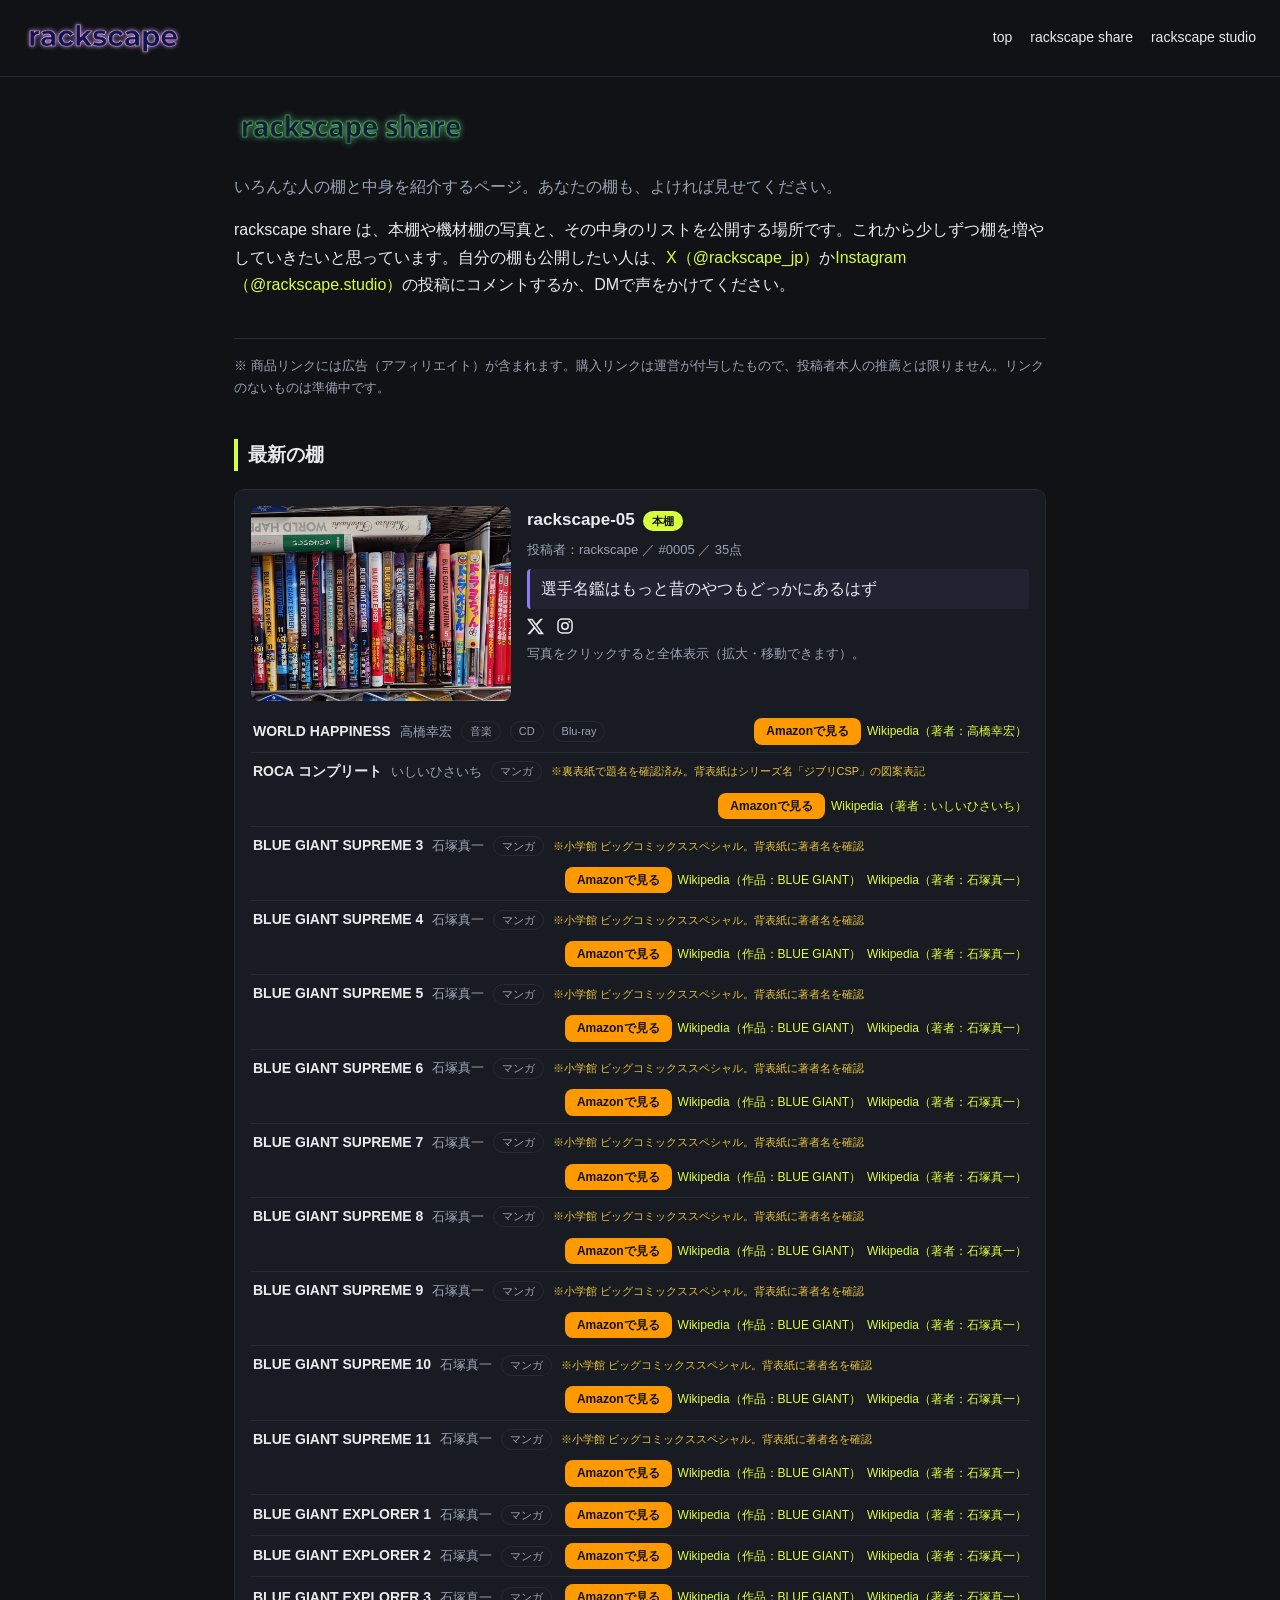
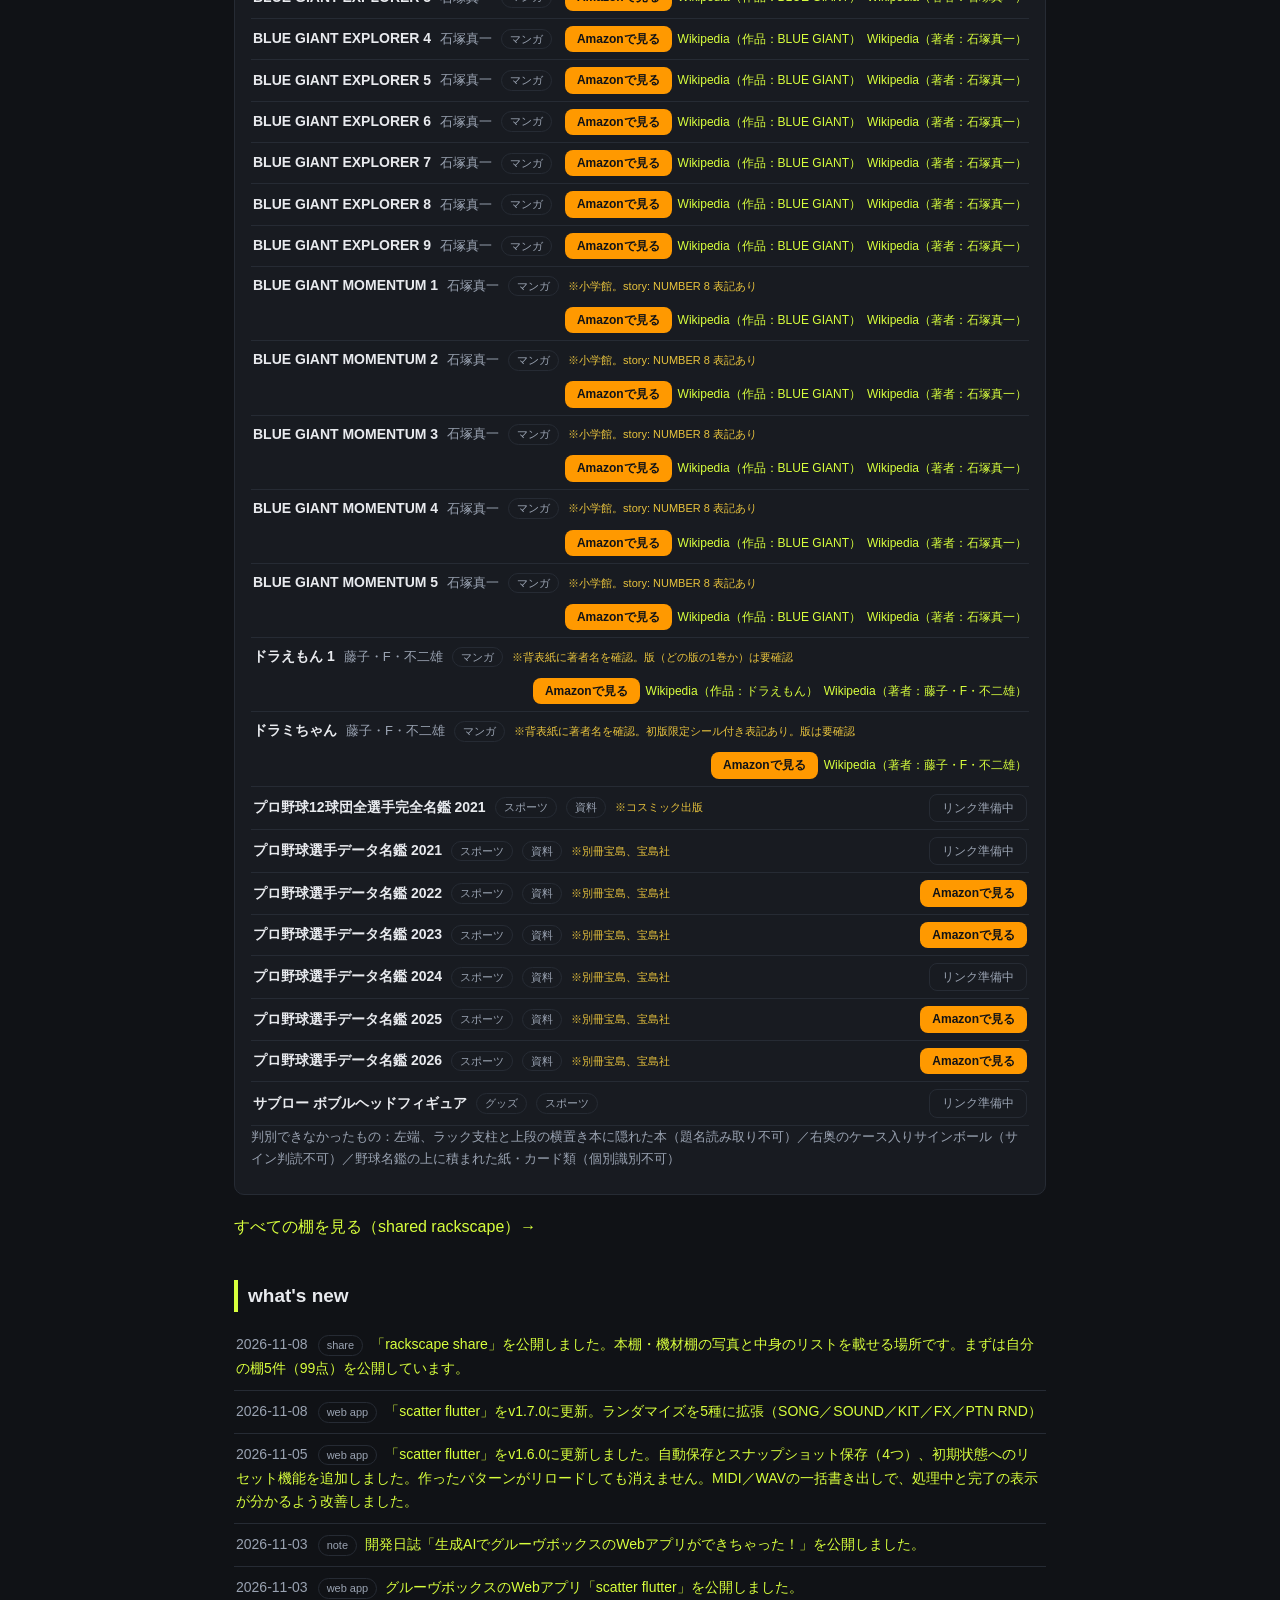
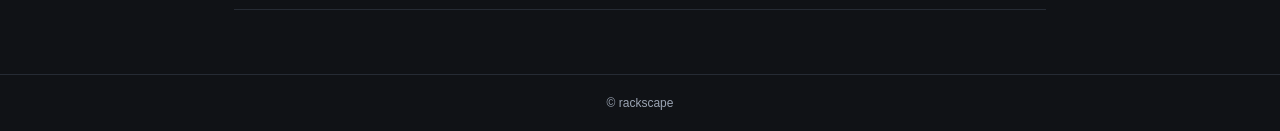
<file: share.html>
<!DOCTYPE html>
<html lang="ja">
<head>
<meta charset="UTF-8">
<meta name="viewport" content="width=device-width, initial-scale=1">
<title>share | rackscape</title>
<link rel="stylesheet" href="style.css">
<link rel="stylesheet" href="lightbox.css">
</head>
<body>
<header>
  <img class="logo" src="assets/logo-header.png" alt="rackscape">
  <nav>
    <a href="index.html">top</a>
    <a href="share.html">rackscape share</a>
    <a href="studio.html">rackscape studio</a>
  </nav>
</header>
<main>
  <img class="logo" src="assets/banner-share.png" alt="rackscape share" width="auto" height="40pt">
  <p class="lead">いろんな人の棚と中身を紹介するページ。あなたの棚も、よければ見せてください。</p>
  <p>rackscape share は、本棚や機材棚の写真と、その中身のリストを公開する場所です。これから少しずつ棚を増やしていきたいと思っています。自分の棚も公開したい人は、<a href="https://x.com/rackscape_jp" target="_blank" rel="noopener">X（@rackscape_jp）</a>か<a href="https://www.instagram.com/rackscape.studio/" target="_blank" rel="noopener">Instagram（@rackscape.studio）</a>の投稿にコメントするか、DMで声をかけてください。</p>

  <p class="note">※ 商品リンクには広告（アフィリエイト）が含まれます。購入リンクは運営が付与したもので、投稿者本人の推薦とは限りません。リンクのないものは準備中です。</p>

  <h2>最新の棚</h2>
  <div id="share-latest"></div>
  <p><a href="sharedrackscape.html">すべての棚を見る（shared rackscape）→</a></p>

  <h2>what's new</h2>
  <ul class="news" id="whats-new"></ul>
</main>
<footer>© rackscape</footer>
<script src="data.js"></script>
<script src="render.js"></script>
<script src="lightbox.js"></script>
</body>
</html>
</file>
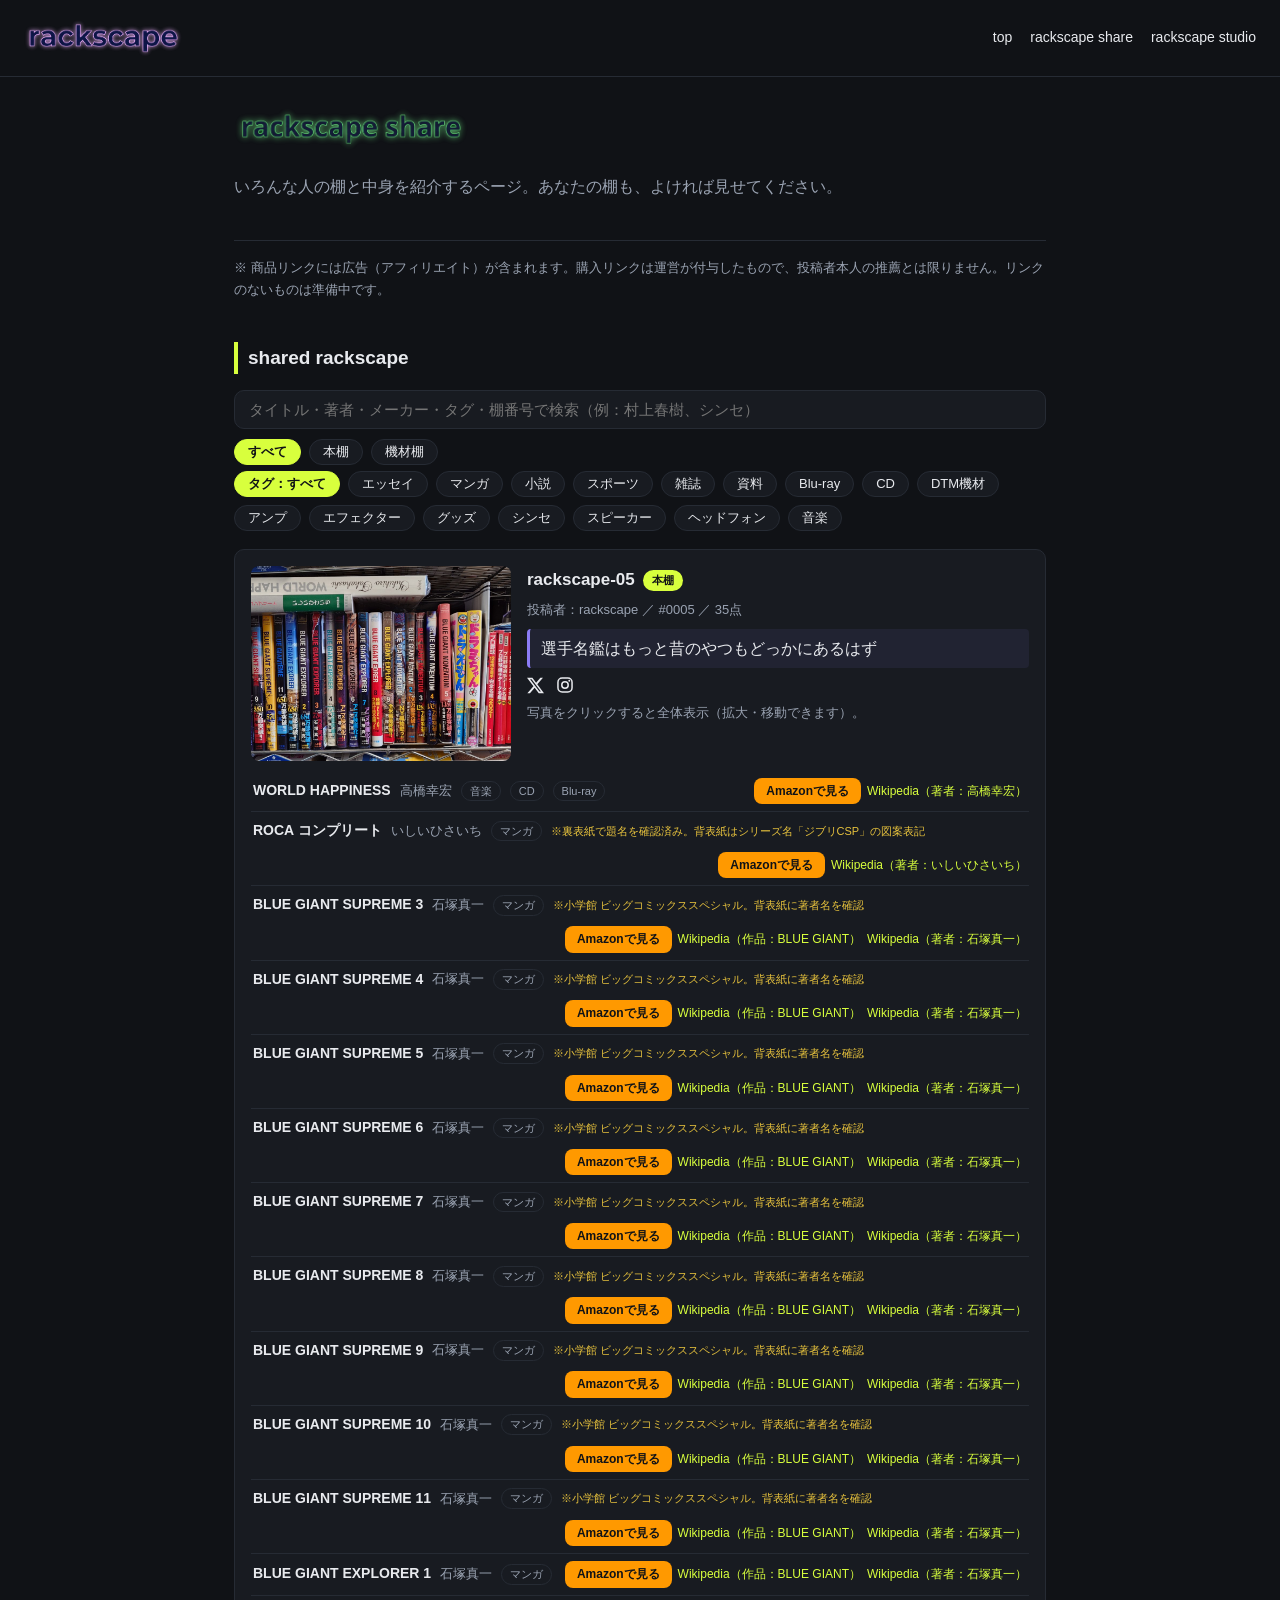
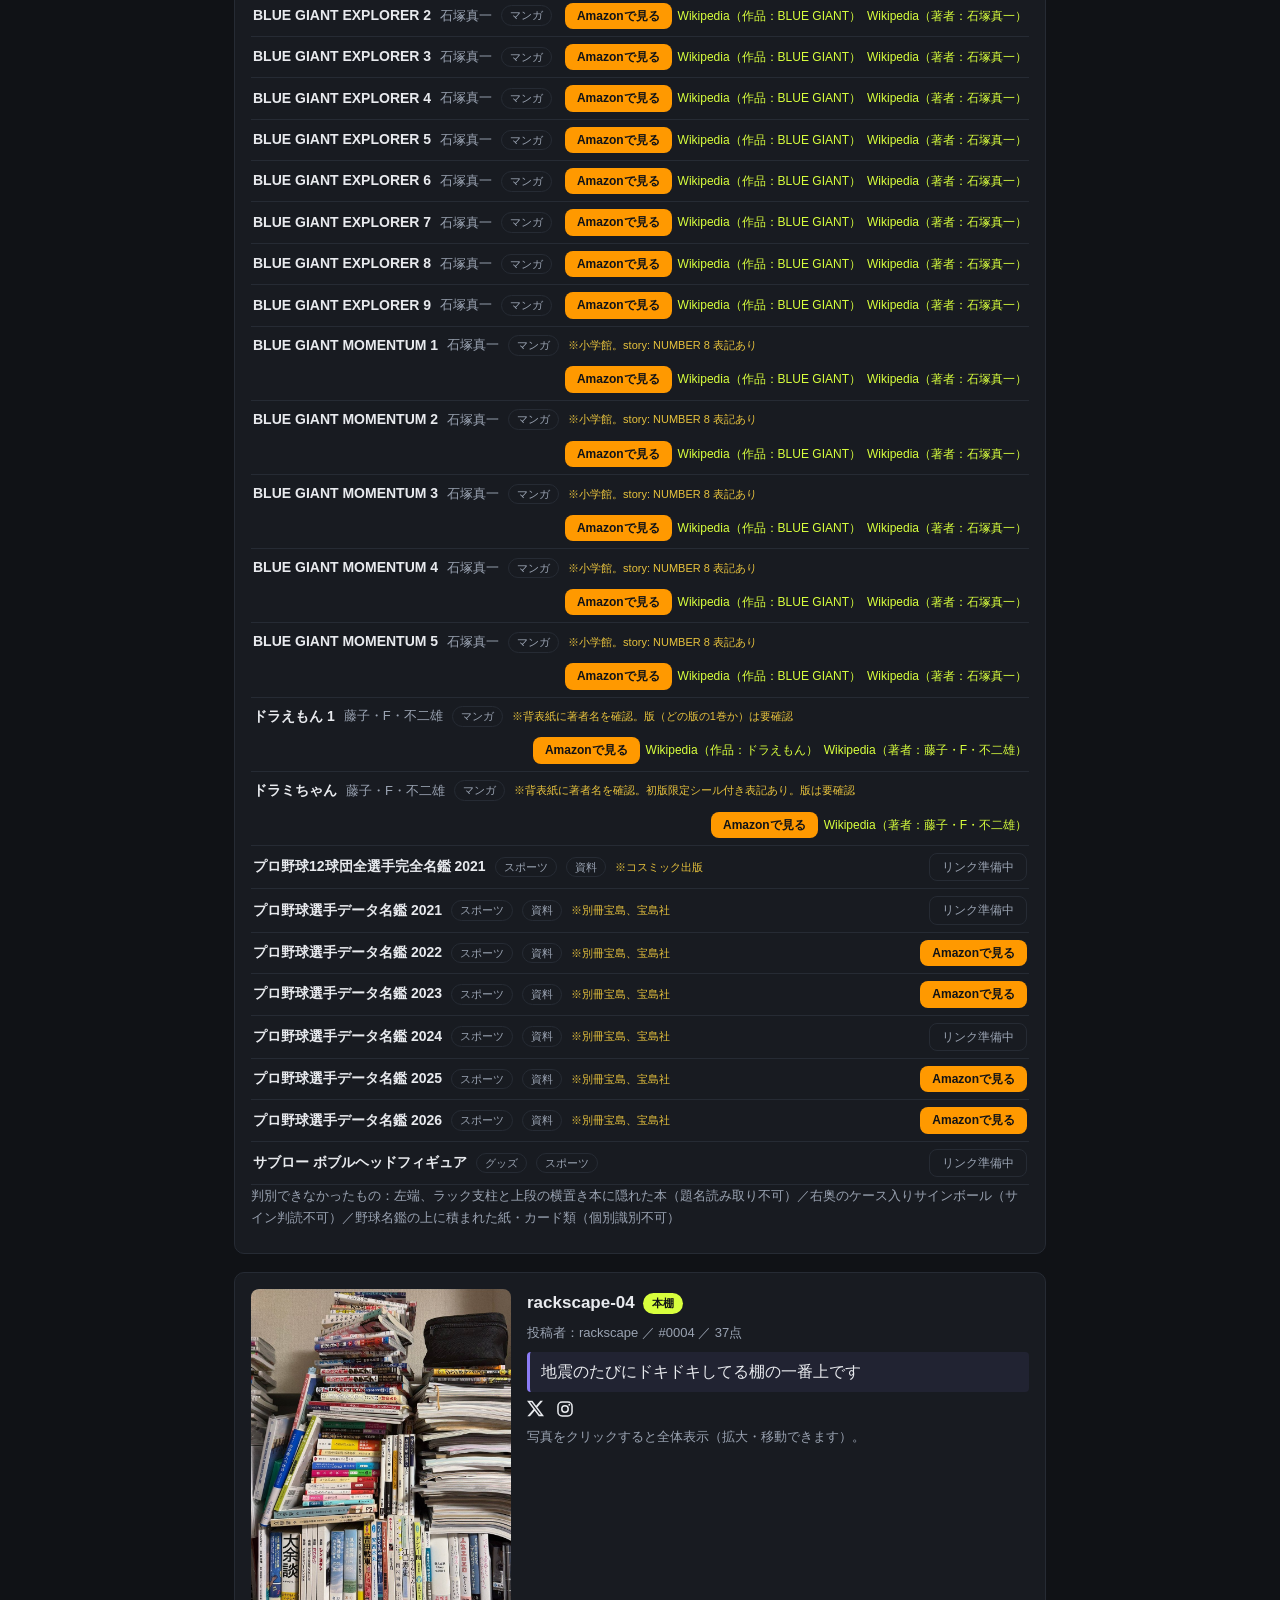
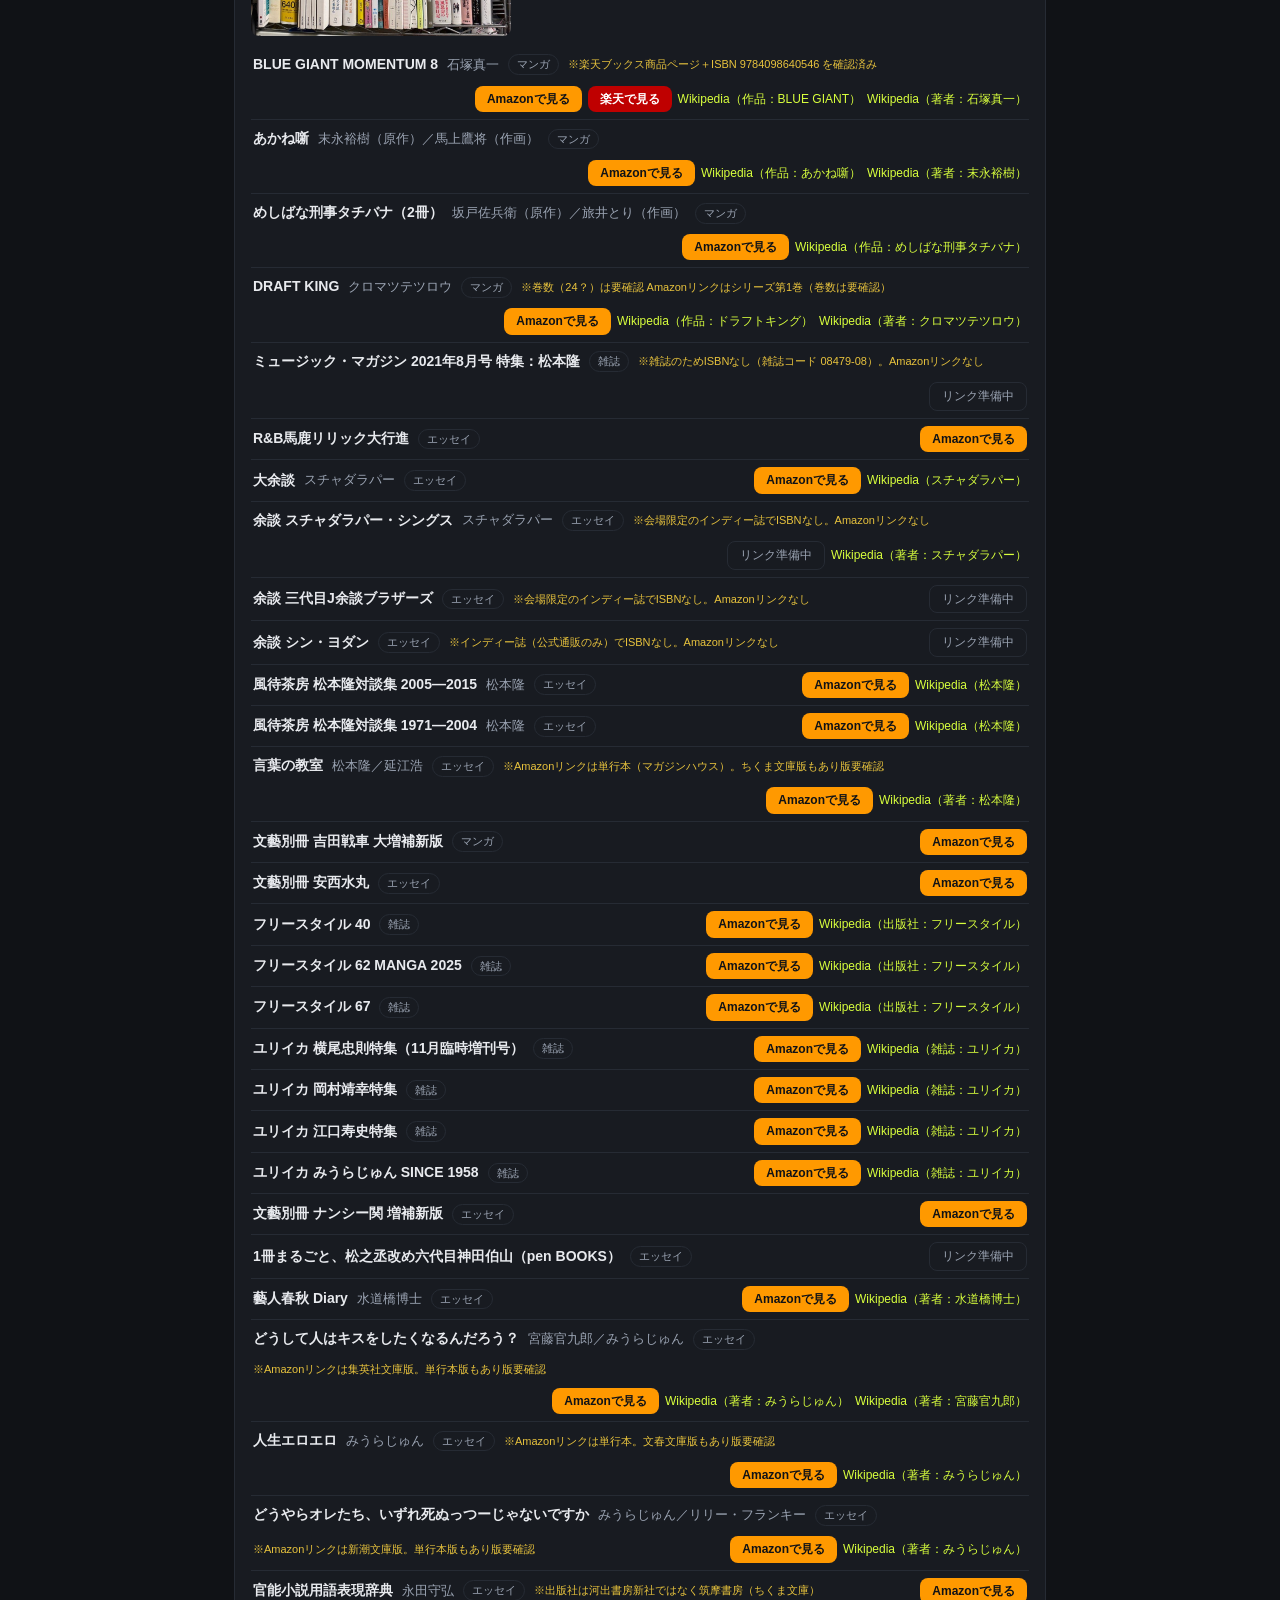
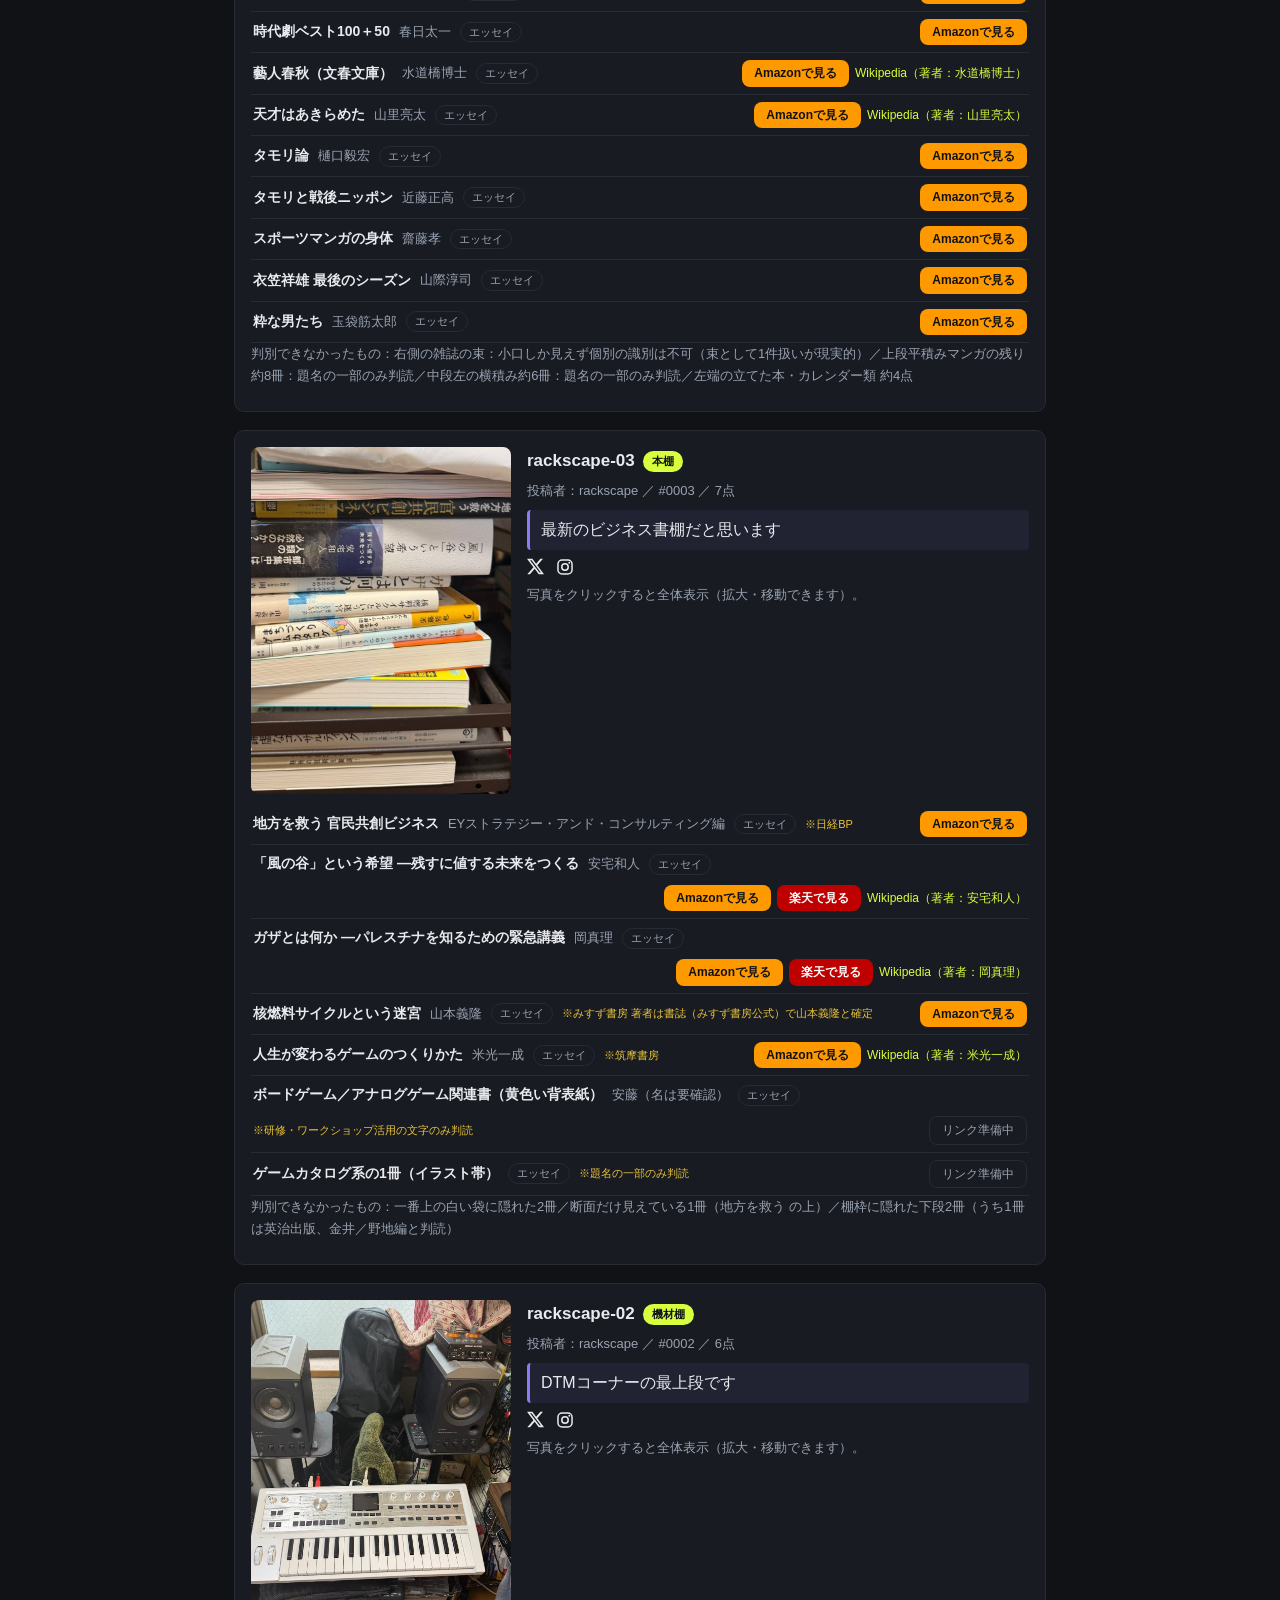
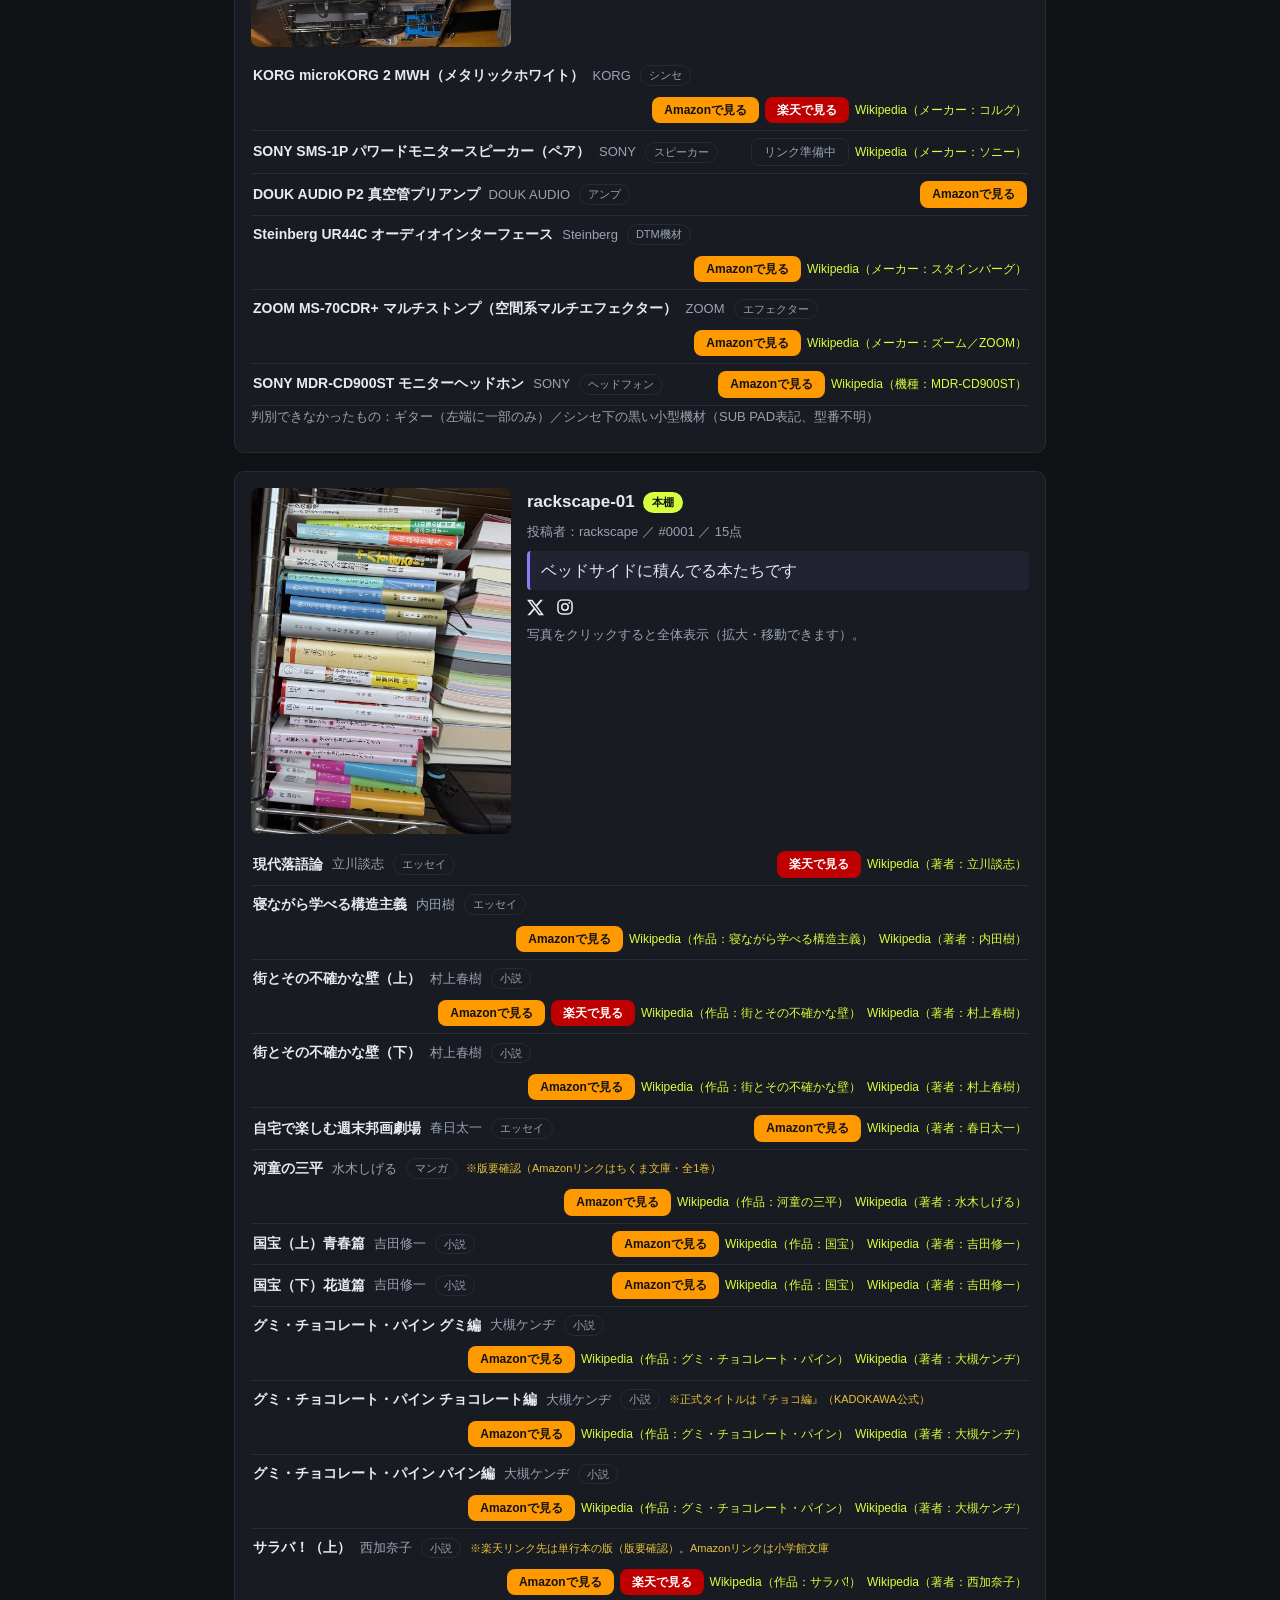
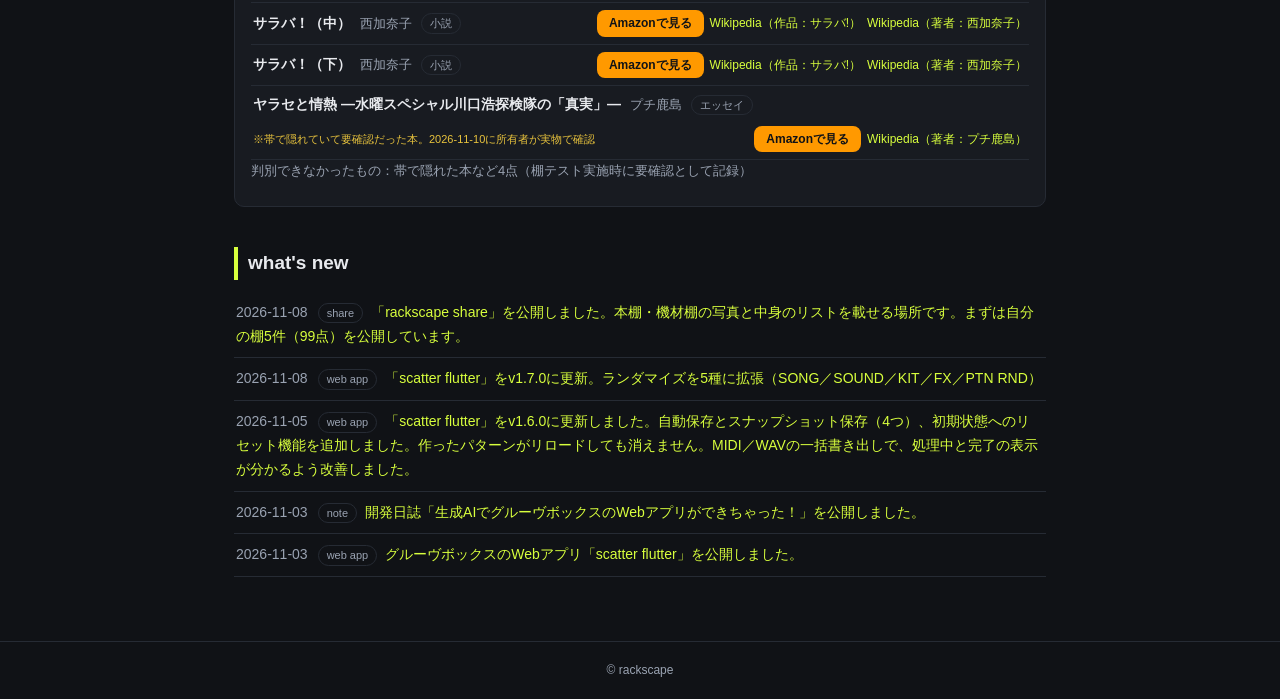
<file: sharedrackscape.html>
<!DOCTYPE html>
<html lang="ja">
<head>
<meta charset="UTF-8">
<meta name="viewport" content="width=device-width, initial-scale=1">
<title>shared rackscape | rackscape</title>
<link rel="stylesheet" href="style.css">
<link rel="stylesheet" href="lightbox.css">
</head>
<body>
<header>
  <img class="logo" src="assets/logo-header.png" alt="rackscape">
  <nav>
    <a href="index.html">top</a>
    <a href="share.html">rackscape share</a>
    <a href="studio.html">rackscape studio</a>
  </nav>
</header>
<main>
  <img class="logo" src="assets/banner-share.png" alt="rackscape share" width="auto" height="40pt">
  <p class="lead">いろんな人の棚と中身を紹介するページ。あなたの棚も、よければ見せてください。</p>

  <p class="note">※ 商品リンクには広告（アフィリエイト）が含まれます。購入リンクは運営が付与したもので、投稿者本人の推薦とは限りません。リンクのないものは準備中です。</p>

  <h2>shared rackscape</h2>
  <input class="shelf-search" id="shelf-q" type="search" placeholder="タイトル・著者・メーカー・タグ・棚番号で検索（例：村上春樹、シンセ）">
  <div class="shelf-chips" id="shelf-kindchips">
    <button class="shelf-chip active" data-f="all">すべて</button>
    <button class="shelf-chip" data-f="book">本棚</button>
    <button class="shelf-chip" data-f="gear">機材棚</button>
  </div>
  <div class="shelf-chips" id="shelf-tagchips">
    <!-- タグチップは render.js が使用中のタグだけを自動生成 -->
  </div>
  <p class="shelf-hit" id="shelf-hit"></p>
  <div id="share-shelves"></div>

  <h2>what's new</h2>
  <ul class="news" id="whats-new"></ul>
</main>
<footer>© rackscape</footer>
<script src="data.js"></script>
<script src="render.js"></script>
<script src="lightbox.js"></script>
</body>
</html>
</file>
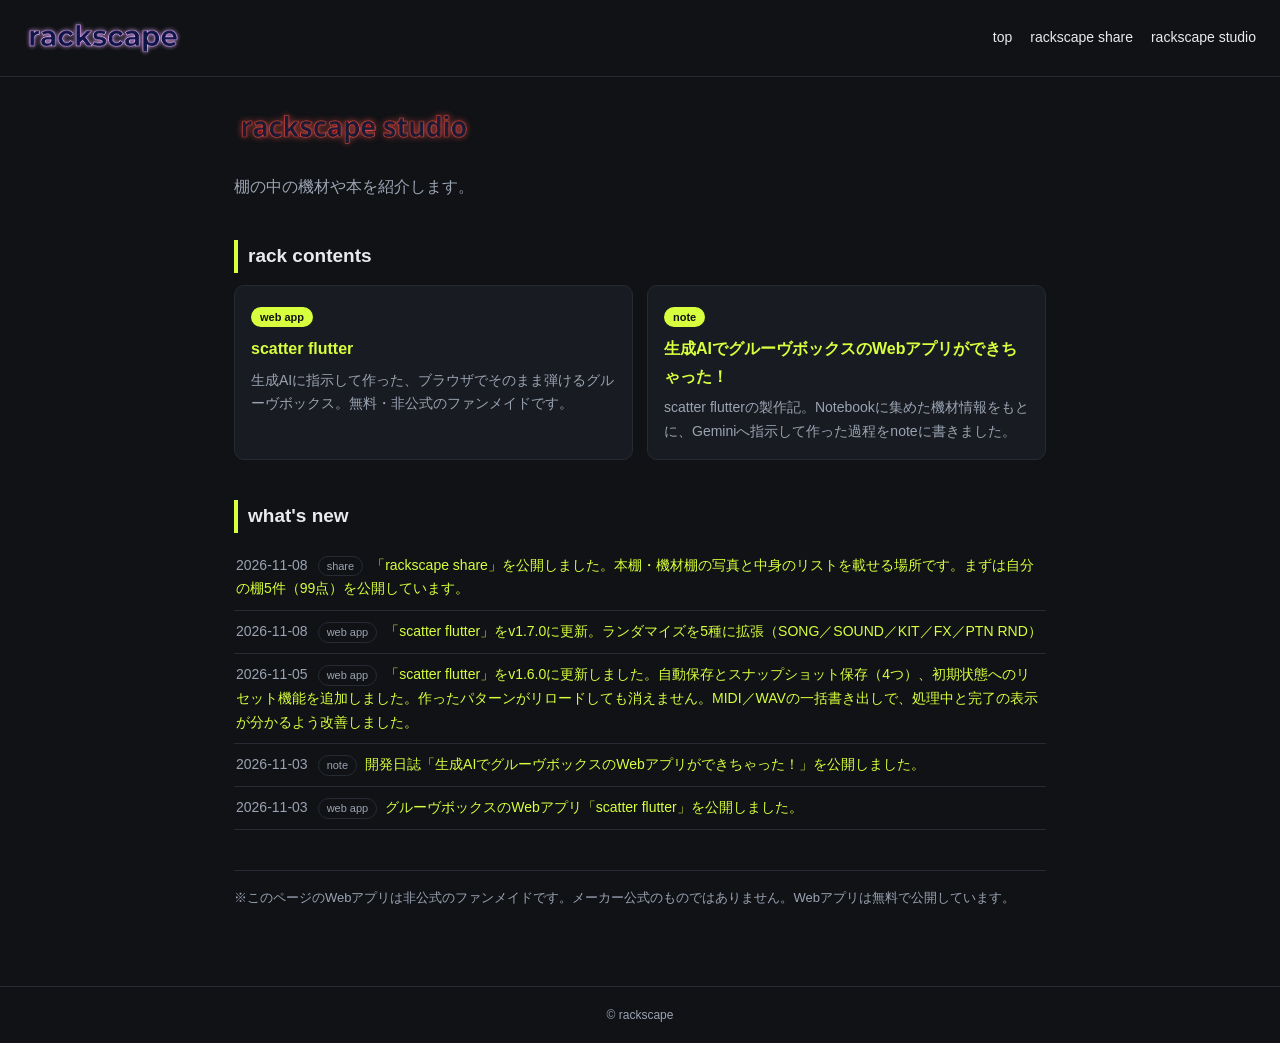
<file: studio.html>
<!DOCTYPE html>
<html lang="ja">
<head>
<meta charset="UTF-8">
<meta name="viewport" content="width=device-width, initial-scale=1">
<title>studio | rackscape</title>
<link rel="stylesheet" href="style.css">
</head>
<body>
<header>
  <img class="logo" src="assets/logo-header.png" alt="rackscape">
  <nav>
    <a href="index.html">top</a>
    <a href="share.html">rackscape share</a>
    <a href="studio.html">rackscape studio</a>
  </nav>
</header>
<main>
  <img class="logo" src="assets/banner-studio.png" alt="rackscape studio"width="auto" height="40pt">
  <p class="lead">棚の中の機材や本を紹介します。</p>

  <h2>rack contents</h2>
  <div class="cards" id="studio-items"></div>

  <h2>what's new</h2>
  <ul class="news" id="whats-new"></ul>

  <p class="note">※このページのWebアプリは非公式のファンメイドです。メーカー公式のものではありません。Webアプリは無料で公開しています。</p>
</main>
<footer>© rackscape</footer>
<script src="data.js"></script>
<script src="render.js"></script>
</body>
</html>
</file>
<file: style.css>
:root { --bg:#101216; --panel:#181b21; --text:#e8eaee; --sub:#9aa3b2; --line:#262b34; --accent:#d8ff3d; }
* { box-sizing:border-box; }
body { margin:0; background:var(--bg); color:var(--text); font-family:"Hiragino Sans","Noto Sans JP",sans-serif; line-height:1.7; }
a { color:var(--accent); text-decoration:none; }
a:hover { text-decoration:underline; }
header { border-bottom:1px solid var(--line); padding:20px 24px; display:flex; align-items:center; gap:16px; flex-wrap:wrap; }
header .logo { height:36px; }
header .name { font-size:22px; font-weight:700; letter-spacing:.04em; }
nav { margin-left:auto; display:flex; gap:18px; }
nav a { color:var(--text); font-size:14px; }
main { max-width:860px; margin:0 auto; padding:32px 24px 64px; }
h1 { font-size:28px; margin:8px 0 4px; }
h2 { font-size:19px; margin:40px 0 12px; border-left:4px solid var(--accent); padding-left:10px; }
.lead { color:var(--sub); }
.banner { width:100%; border-radius:10px; margin:16px 0 8px; }
.cards { display:grid; grid-template-columns:repeat(auto-fit,minmax(240px,1fr)); gap:14px; }
.card { background:var(--panel); border:1px solid var(--line); border-radius:10px; padding:16px; }
.card .tag { display:inline-block; font-size:11px; color:#101216; background:var(--accent); border-radius:99px; padding:1px 9px; margin-bottom:8px; font-weight:700; }
.card h3 { margin:0 0 6px; font-size:16px; }
.card p { margin:0; color:var(--sub); font-size:14px; }
ul.news { list-style:none; padding:0; margin:0; }
ul.news li { padding:9px 2px; border-bottom:1px solid var(--line); font-size:14px; }
ul.news .date { color:var(--sub); margin-right:10px; font-variant-numeric:tabular-nums; }
ul.news .label { display:inline-block; font-size:11px; border:1px solid var(--line); border-radius:99px; padding:0 8px; margin-right:8px; color:var(--sub); }
.note { color:var(--sub); font-size:13px; margin-top:40px; border-top:1px solid var(--line); padding-top:16px; }
footer { border-top:1px solid var(--line); color:var(--sub); font-size:12px; padding:18px 24px; text-align:center; }

/* ===== share 棚リスト用（2026-11-08 管理MVP対応版） ===== */
.shelf-search { width:100%; background:var(--panel); border:1px solid var(--line); border-radius:10px; color:var(--text); padding:10px 14px; font-size:15px; margin:4px 0 10px; }
.shelf-chips { display:flex; gap:8px; flex-wrap:wrap; margin:0 0 6px; }
.shelf-chip { border:1px solid var(--line); background:var(--panel); color:var(--text); border-radius:99px; padding:3px 13px; font-size:13px; cursor:pointer; font-family:inherit; }
.shelf-chip.active { background:var(--accent); color:#101216; border-color:var(--accent); font-weight:700; }
.shelf-hit { color:var(--sub); font-size:13px; margin:6px 0 0; }
.shelf { background:var(--panel); border:1px solid var(--line); border-radius:10px; padding:16px; margin:18px 0; }
.shelf-head { display:flex; gap:16px; flex-wrap:wrap; }
.shelf-ph { width:260px; max-width:100%; flex:none; border-radius:8px; overflow:hidden; background:#000; }
.shelf-ph.portrait { aspect-ratio:3/4; }
.shelf-ph.landscape { aspect-ratio:4/3; }
.shelf-ph img { width:100%; height:100%; object-fit:cover; display:block; cursor:zoom-in; }
.shelf-head .shelf-side { flex:1; min-width:220px; }
.shelf h3 { margin:0 0 4px; font-size:17px; }
.shelf .kind { display:inline-block; font-size:11px; color:#101216; background:var(--accent); border-radius:99px; padding:1px 9px; margin-left:8px; font-weight:700; vertical-align:middle; }
.shelf .meta { color:var(--sub); font-size:13px; margin:0 0 8px; }
ul.shelf-items { list-style:none; padding:0; margin:10px 0 0; }
ul.shelf-items li { display:flex; align-items:center; gap:9px; flex-wrap:wrap; padding:7px 2px; border-bottom:1px solid var(--line); font-size:14px; }
ul.shelf-items .iname { font-weight:700; }
ul.shelf-items .iauthor { color:var(--sub); font-size:13px; }
ul.shelf-items .itag { font-size:11px; border:1px solid var(--line); border-radius:99px; padding:0 8px; color:var(--sub); }
ul.shelf-items .inote { font-size:11px; color:#e8c33d; }
ul.shelf-items .ialso { font-size:12px; color:var(--sub); }
ul.shelf-items .ilink { margin-left:auto; display:flex; gap:6px; align-items:center; flex-wrap:wrap; }
.buy { display:inline-block; font-size:12px; border-radius:8px; padding:3px 12px; font-weight:700; }
.buy.amz { background:#ff9900; color:#101216; }
.buy.rkt { background:#bf0000; color:#fff; }
.buy:hover { text-decoration:none; opacity:.85; }
.buy-none { font-size:12px; color:var(--sub); border:1px solid var(--line); border-radius:8px; padding:3px 12px; }
.reflink { font-size:12px; }
.shelf-hidden { display:none !important; }
</file>
